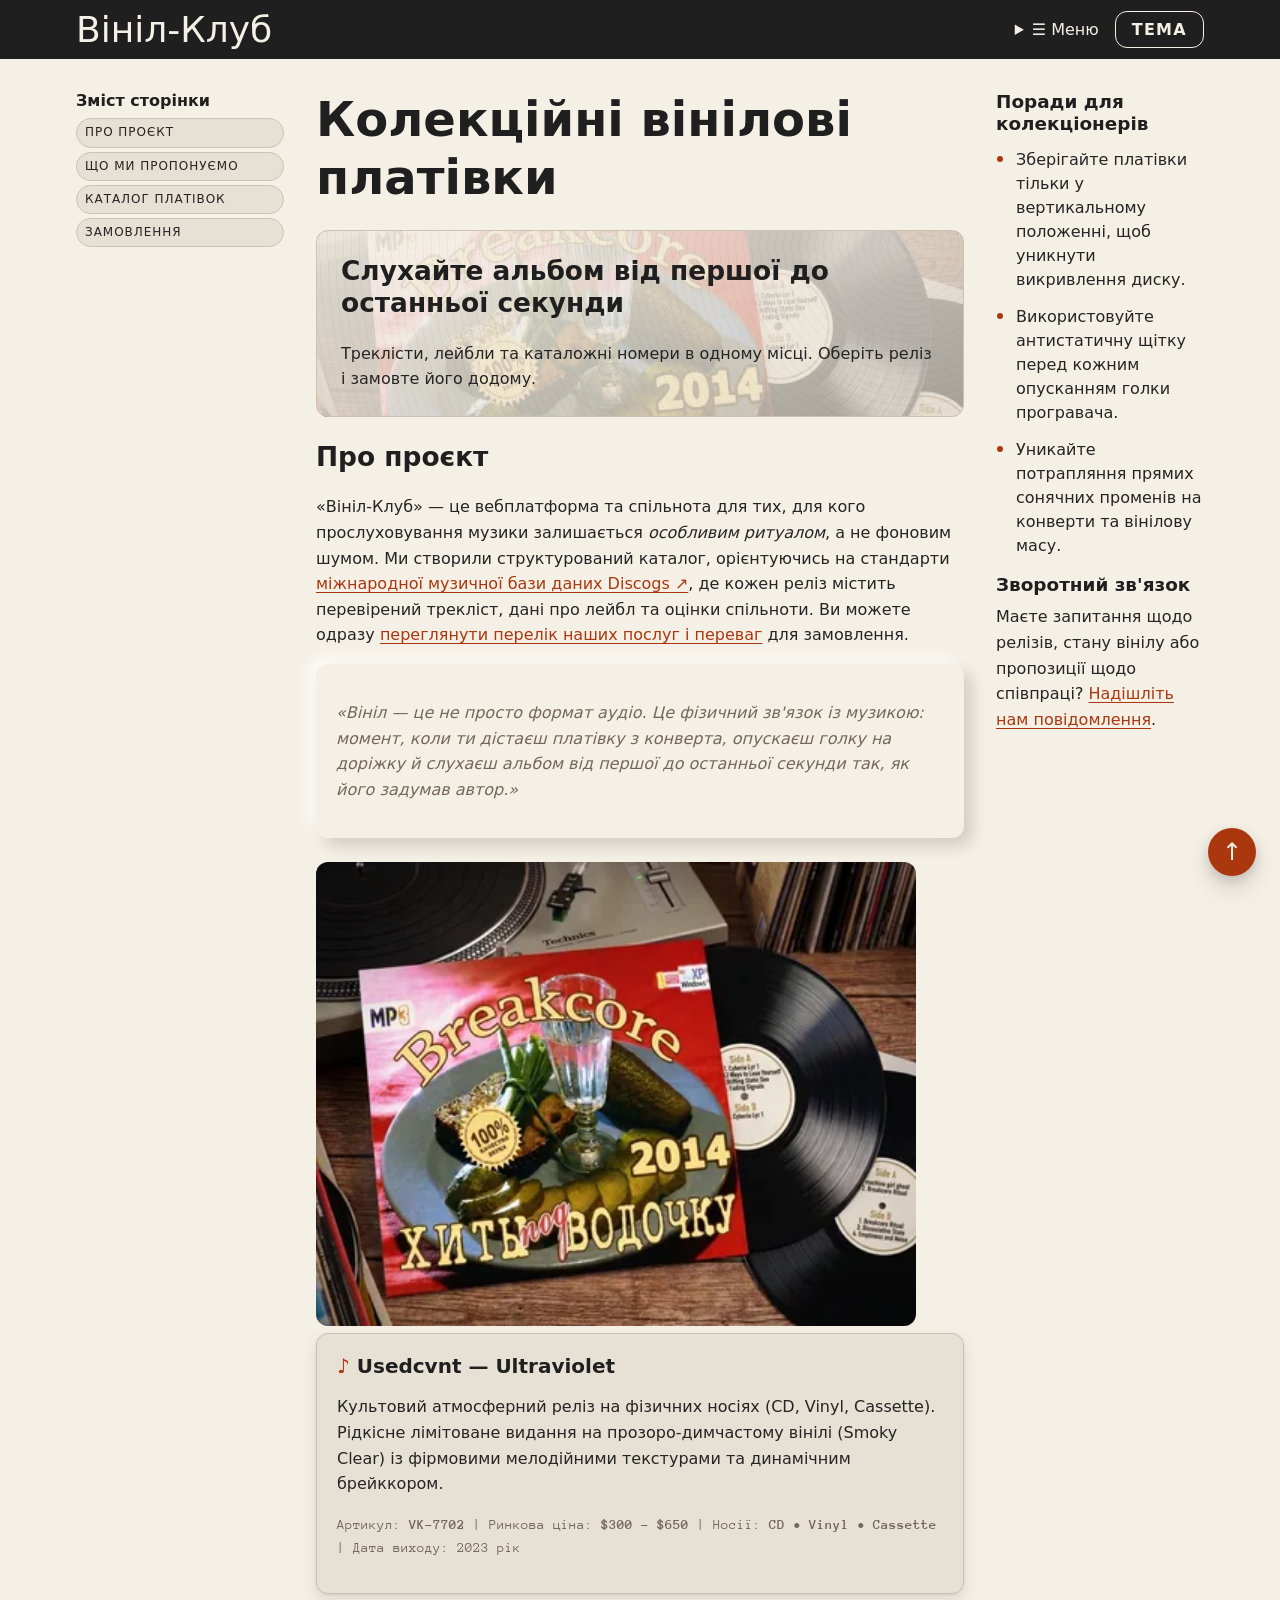
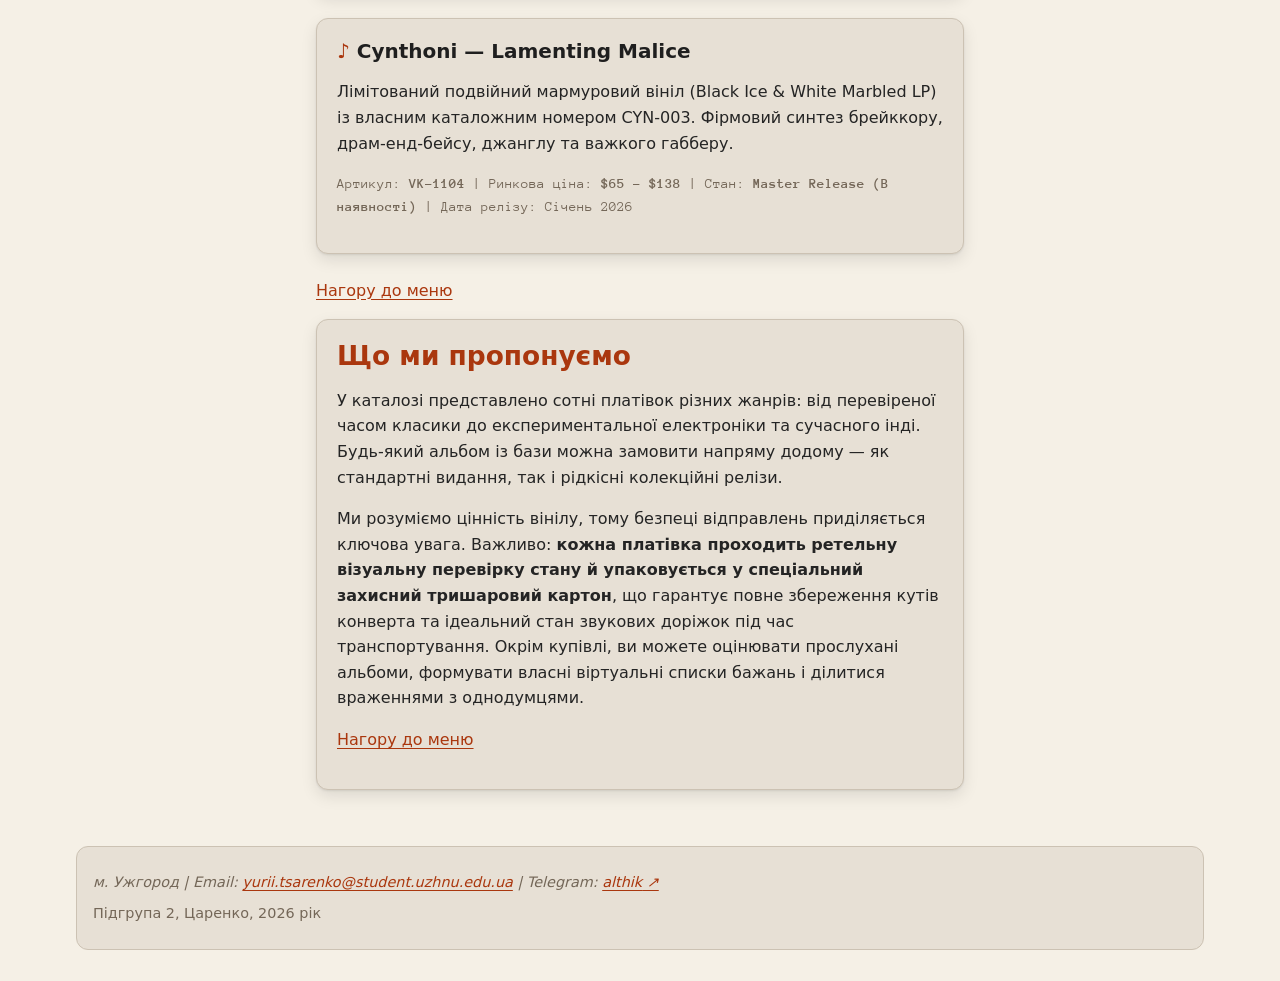
<file: index.html>
<!DOCTYPE html>
<!-- «Вініл-Клуб» — колекція музичних альбомів із треклістами, лейблами й оцінками слухачів. Сайт дає замовити платівку з каталогу. -->
<html lang="uk">

<head>
    <meta charset="UTF-8">
    <meta name="viewport" content="width=device-width, initial-scale=1">
    <title>Вініл-Клуб</title>
    <link rel="icon" type="image/png" href="images/favicon.png">
    <link rel="stylesheet" href="css/styles.css">
</head>

<body id="top" class="home-page">

    <!-- Шапка сторінки з єдиним головним меню -->
    <header>
        <a href="index.html" class="logo">Вініл-Клуб</a>
        <nav class="nav" aria-label="Головне меню">
            <details>
                <summary class="nav__toggle">☰ Меню</summary>
                <ul class="nav__list">
                    <li><a href="index.html" class="current" aria-current="page">Головна</a></li>
                    <li><a href="catalog.html">Каталог</a></li>
                    <li><a href="about.html">Про проєкт</a></li>
                    <li><a href="form.html">Замовлення</a></li>
                </ul>
            </details>
        </nav>
        <button type="button" class="theme-toggle" onclick="const root = document.documentElement; const prefersDark = window.matchMedia('(prefers-color-scheme: dark)').matches; const isDark = document.body.classList.contains('dark-theme') || (!root.classList.contains('light-theme') && prefersDark); document.body.classList.toggle('dark-theme', !isDark); root.classList.toggle('light-theme', isDark);">Тема</button>
    </header>

    <!-- Макет сторінки: Grid із зонами nav / main / side / foot (grid-template-areas у CSS) -->
    <div class="layout layout--home">

        <!-- Зона nav (grid-area: nav): зміст сторінки -->
        <nav class="page-nav layout__nav" aria-label="Навігація по сторінці">
            <h2>Зміст сторінки</h2>
            <ul>
                <li><a href="#about-section">Про проєкт</a></li>
                <li><a href="#offers">Що ми пропонуємо</a></li>
                <li><a href="catalog.html">Каталог платівок</a></li>
                <li><a href="form.html">Замовлення</a></li>
            </ul>
        </nav>

        <main class="layout__main">
            <h1>Колекційні вінілові платівки</h1>

            <section class="banner banner--glass">
                <h2>Слухайте альбом від першої до останньої секунди</h2>
                <p>Треклісти, лейбли та каталожні номери в одному місці. Оберіть реліз і замовте його додому.</p>
            </section>

            <!-- Перша секція: опис та картки релізів -->
            <section id="about-section">
                <h2>Про проєкт</h2>

                <p>«Вініл-Клуб» — це вебплатформа та спільнота для тих, для кого прослуховування музики залишається <em>особливим
                        ритуалом</em>, а не фоновим шумом. Ми створили структурований каталог, орієнтуючись на стандарти <a
                        href="https://www.discogs.com" target="_blank" rel="noopener noreferrer">міжнародної музичної бази даних
                        Discogs</a>, де кожен реліз містить перевірений трекліст, дані про лейбл та оцінки спільноти. Ви можете
                    одразу <a href="#offers">переглянути перелік наших послуг і переваг</a> для замовлення.</p>

                <blockquote class="neo">
                    <p>«Вініл — це не просто формат аудіо. Це фізичний зв'язок із музикою: момент, коли ти дістаєш платівку з
                        конверта, опускаєш голку на доріжку й слухаєш альбом від першої до останньої секунди так, як його задумав
                        автор.»</p>
                </blockquote>

                <picture>
                    <source type="image/webp"
                        srcset="images/breakcore-pod-vodochku-vinyl-400.webp 400w, images/breakcore-pod-vodochku-vinyl-800.webp 800w, images/breakcore-pod-vodochku-vinyl-1200.webp 1200w"
                        sizes="(min-width: 1024px) 600px, (min-width: 768px) 60vw, calc(100vw - 2rem)">
                    <img src="images/breakcore-pod-vodochku-vinyl-800.jpg"
                        srcset="images/breakcore-pod-vodochku-vinyl-400.jpg 400w, images/breakcore-pod-vodochku-vinyl-800.jpg 800w, images/breakcore-pod-vodochku-vinyl-1200.jpg 1200w"
                        sizes="(min-width: 1024px) 600px, (min-width: 768px) 60vw, calc(100vw - 2rem)"
                        alt="Колекційне видання вінілової платівки та конверт альбому біля програвача"
                        width="600" height="450">
                </picture>

               <!-- Картка товару 1: Usedcvnt -->
                <article>
                    <header>
                        <h3>Usedcvnt — Ultraviolet</h3>
                    </header>
                    <p>Культовий атмосферний реліз на фізичних носіях (CD, Vinyl, Cassette). Рідкісне лімітоване видання на прозоро-димчастому вінілі (Smoky Clear) із фірмовими мелодійними текстурами та динамічним брейккором.</p>
                    <footer>
                        <p>Артикул: <strong>VK-7702</strong> | Ринкова ціна: <strong>$300 – $650</strong> | Носії: <strong>CD • Vinyl • Cassette</strong> | Дата виходу: <time datetime="2023">2023 рік</time></p>
                    </footer>
                </article>

                <!-- Картка товару 2: Cynthoni -->
                <article>
                    <header>
                        <h3>Cynthoni — Lamenting Malice</h3>
                    </header>
                    <p>Лімітований подвійний мармуровий вініл (Black Ice &amp; White Marbled LP) із власним каталожним номером CYN-003. Фірмовий синтез брейккору, драм-енд-бейсу, джанглу та важкого габберу.</p>
                    <footer>
                        <p>Артикул: <strong>VK-1104</strong> | Ринкова ціна: <strong>$65 – $138</strong> | Стан: <strong>Master Release (В наявності)</strong> | Дата релізу: <time datetime="2026-01">Січень 2026</time></p>
                    </footer>
                </article>

                <p><a href="#top">Нагору до меню</a></p>
            </section>

            <!-- Друга секція: особливості замовлення -->
            <section id="offers" class="card">
                <h2>Що ми пропонуємо</h2>

                <p>У каталозі представлено сотні платівок різних жанрів: від перевіреної часом класики до експериментальної
                    електроніки та сучасного інді. Будь-який альбом із бази можна замовити напряму додому — як стандартні видання,
                    так і рідкісні колекційні релізи.</p>
                <p>Ми розуміємо цінність вінілу, тому безпеці відправлень приділяється ключова увага. Важливо: <strong>кожна
                        платівка проходить ретельну візуальну перевірку стану й упаковується у спеціальний захисний тришаровий
                        картон</strong>, що гарантує повне збереження кутів конверта та ідеальний стан звукових доріжок під час
                    транспортування. Окрім купівлі, ви можете оцінювати прослухані альбоми, формувати власні віртуальні списки
                    бажань і ділитися враженнями з однодумцями.</p>
                <p><a href="#top">Нагору до меню</a></p>
            </section>
        </main>

        <!-- Зона side (grid-area: side): поради колекціонерам і зворотний зв'язок -->
        <aside class="layout__aside">
            <div class="layout__aside-content">
                <section>
                    <h2>Поради для колекціонерів</h2>
                    <ul>
                        <li>Зберігайте платівки тільки у вертикальному положенні, щоб уникнути викривлення диску.</li>
                        <li>Використовуйте антистатичну щітку перед кожним опусканням голки програвача.</li>
                        <li>Уникайте потрапляння прямих сонячних променів на конверти та вінілову масу.</li>
                    </ul>
                </section>

                <section>
                    <h2>Зворотний зв'язок</h2>
                    <p>Маєте запитання щодо релізів, стану вінілу або пропозиції щодо співпраці?
                    <a href="form.html#feedback-section">Надішліть нам повідомлення</a>.</p>
                </section>
            </div>
        </aside>


        <footer class="layout__footer">
            <address>
                м. Ужгород | Email: <a href="mailto:yurii.tsarenko@student.uzhnu.edu.ua">yurii.tsarenko@student.uzhnu.edu.ua</a> | Telegram: <a href="https://t.me/althik">althik</a>
            </address>
            <p>Підгрупа 2, Царенко, 2026 рік</p>
        </footer>

    </div>

    <a class="to-top" href="#top" aria-label="Нагору">↑</a>


</body>

</html>
</file>
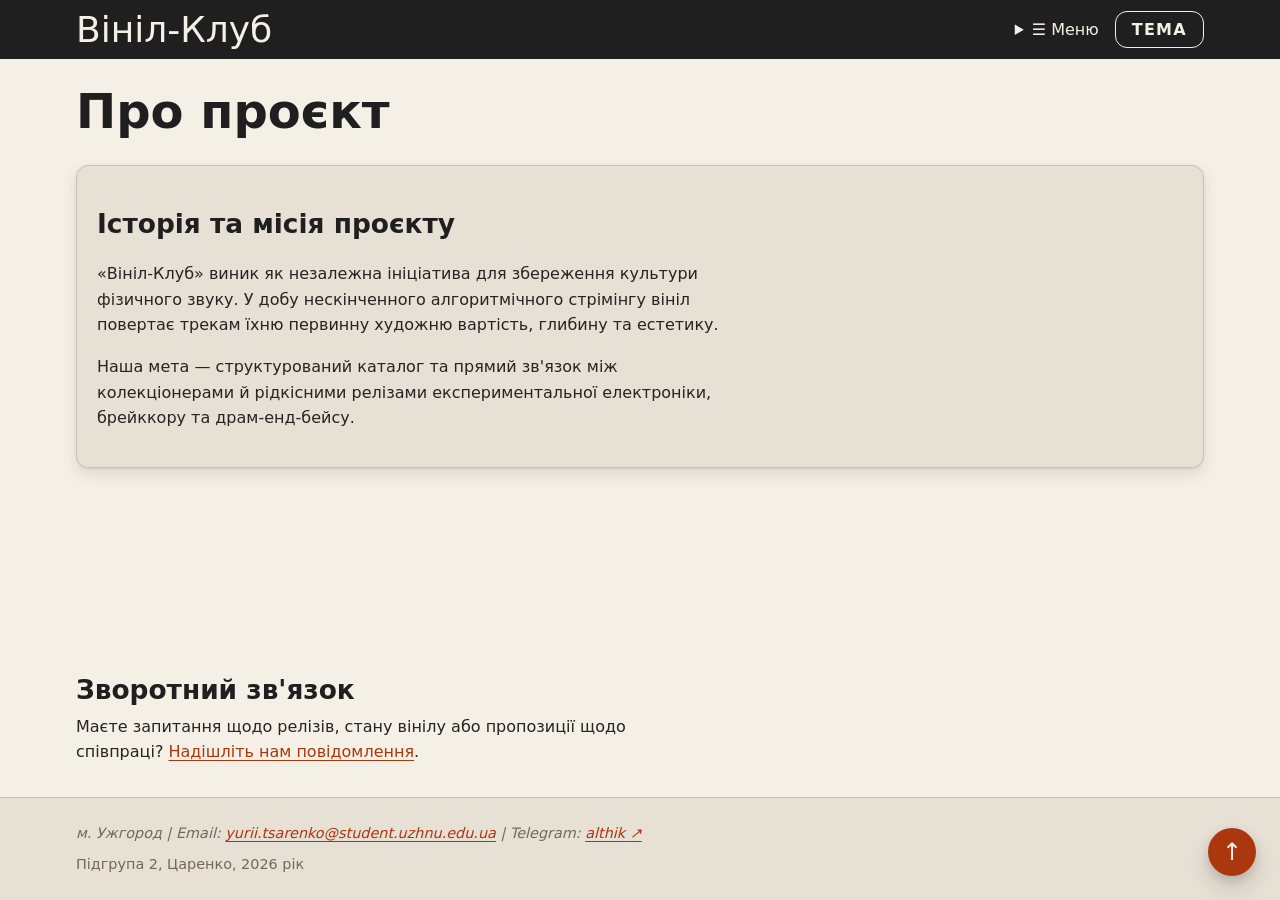
<file: about.html>
<!DOCTYPE html>
<html lang="uk">

<head>
    <meta charset="UTF-8">
    <meta name="viewport" content="width=device-width, initial-scale=1">
    <title>Про проєкт — Вініл-Клуб</title>
    <link rel="icon" type="image/png" href="images/favicon.png">
    <link rel="stylesheet" href="css/styles.css">
</head>

<body id="top">

    <header>
        <a href="index.html" class="logo">Вініл-Клуб</a>
        <nav class="nav" aria-label="Головне меню">
            <details>
                <summary class="nav__toggle">☰ Меню</summary>
                <ul class="nav__list">
                    <li><a href="index.html">Головна</a></li>
                    <li><a href="catalog.html">Каталог</a></li>
                    <li><a href="about.html" class="current" aria-current="page">Про проєкт</a></li>
                    <li><a href="form.html">Замовлення</a></li>
                </ul>
            </details>
        </nav>
        <button type="button" class="theme-toggle" onclick="const root = document.documentElement; const prefersDark = window.matchMedia('(prefers-color-scheme: dark)').matches; const isDark = document.body.classList.contains('dark-theme') || (!root.classList.contains('light-theme') && prefersDark); document.body.classList.toggle('dark-theme', !isDark); root.classList.toggle('light-theme', isDark);">Тема</button>
    </header>

    <main>
        <h1>Про проєкт</h1>
        <article>
            <h2>Історія та місія проєкту</h2>
            <p>«Вініл-Клуб» виник як незалежна ініціатива для збереження культури фізичного звуку. У добу нескінченного алгоритмічного стрімінгу вініл повертає трекам їхню первинну художню вартість, глибину та естетику.</p>
            <p>Наша мета — структурований каталог та прямий зв'язок між колекціонерами й рідкісними релізами експериментальної електроніки, брейккору та драм-енд-бейсу.</p>
        </article>
    </main>

    <!-- Блок зворотного зв'язку -->
    <aside>
        <h2>Зворотний зв'язок</h2>
        <p>Маєте запитання щодо релізів, стану вінілу або пропозиції щодо співпраці?
        <a href="form.html#feedback-section">Надішліть нам повідомлення</a>.</p>
    </aside>

    <footer>
        <address>
            м. Ужгород | Email: <a href="mailto:yurii.tsarenko@student.uzhnu.edu.ua">yurii.tsarenko@student.uzhnu.edu.ua</a> | Telegram: <a href="https://t.me/althik">althik</a>
        </address>
        <p>Підгрупа 2, Царенко, 2026 рік</p>
    </footer>

    <a class="to-top" href="#top" aria-label="Нагору">↑</a>

</body>

</html>
</file>
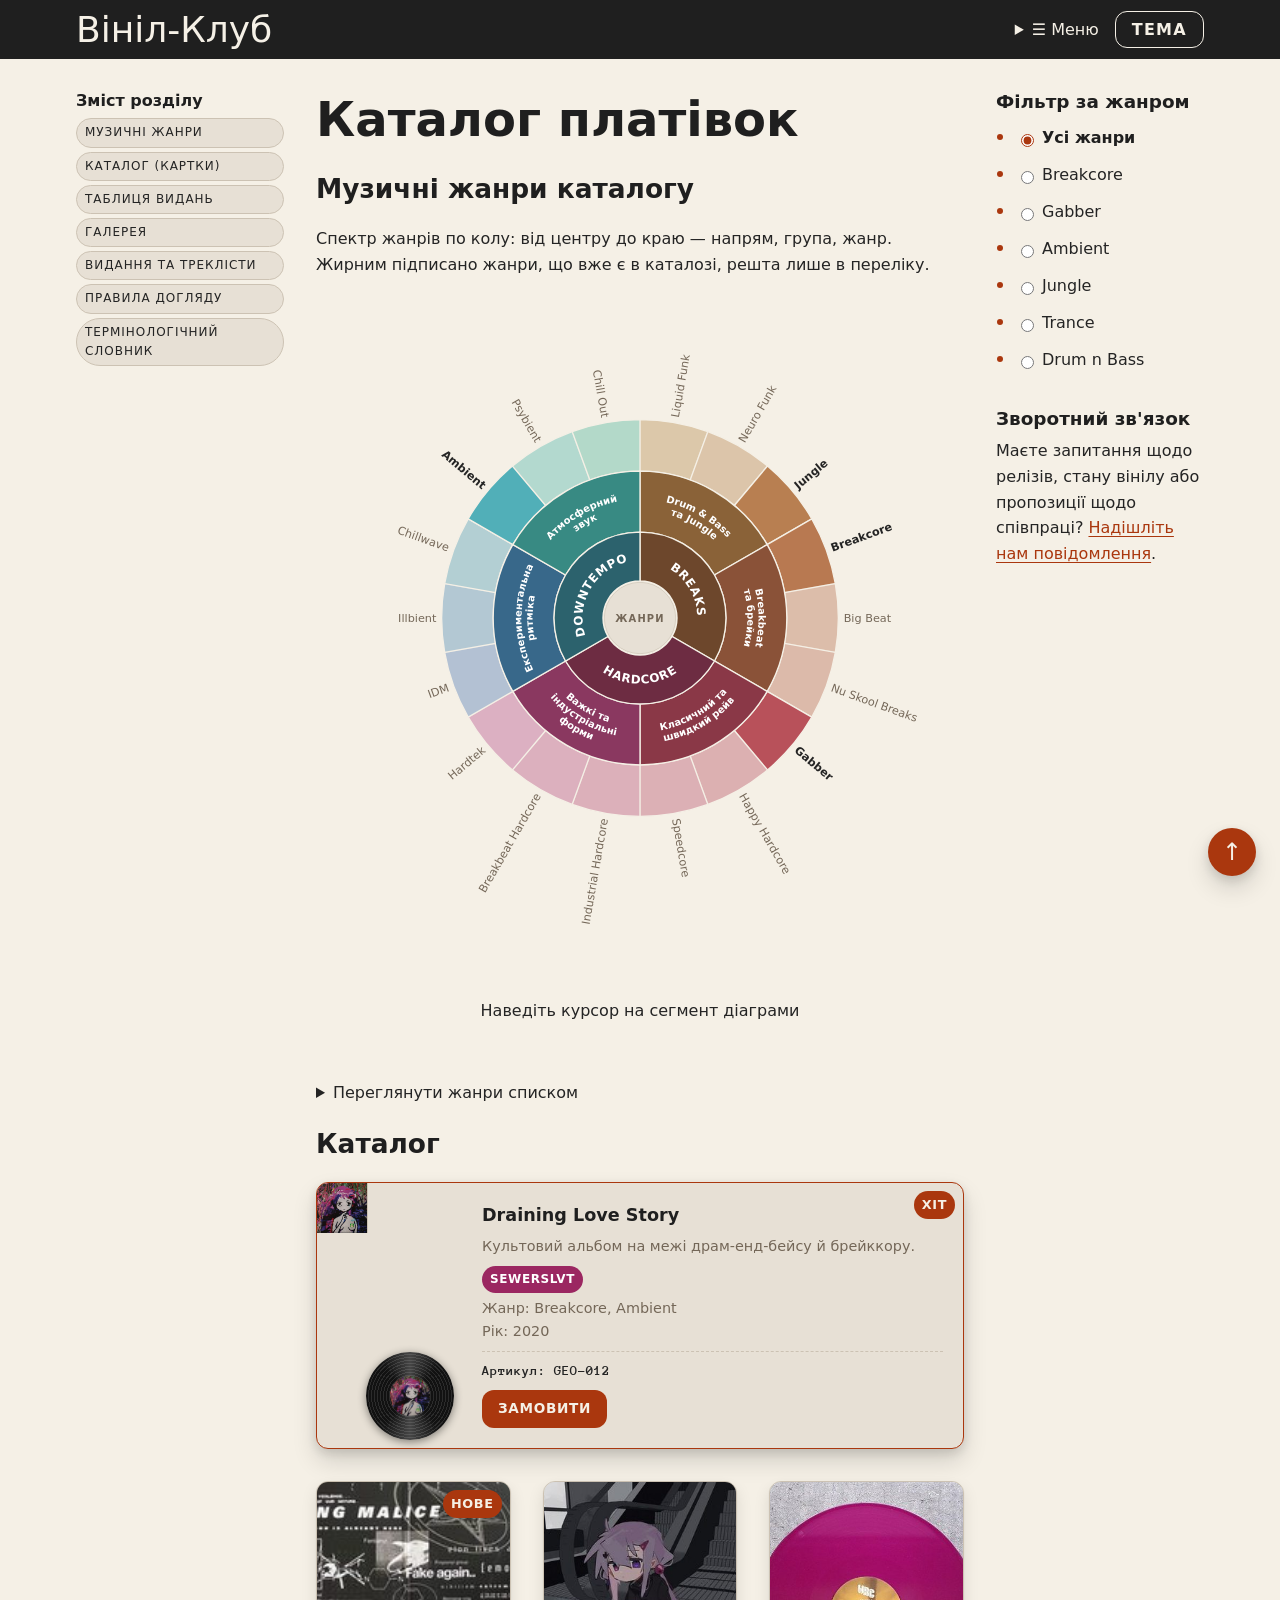
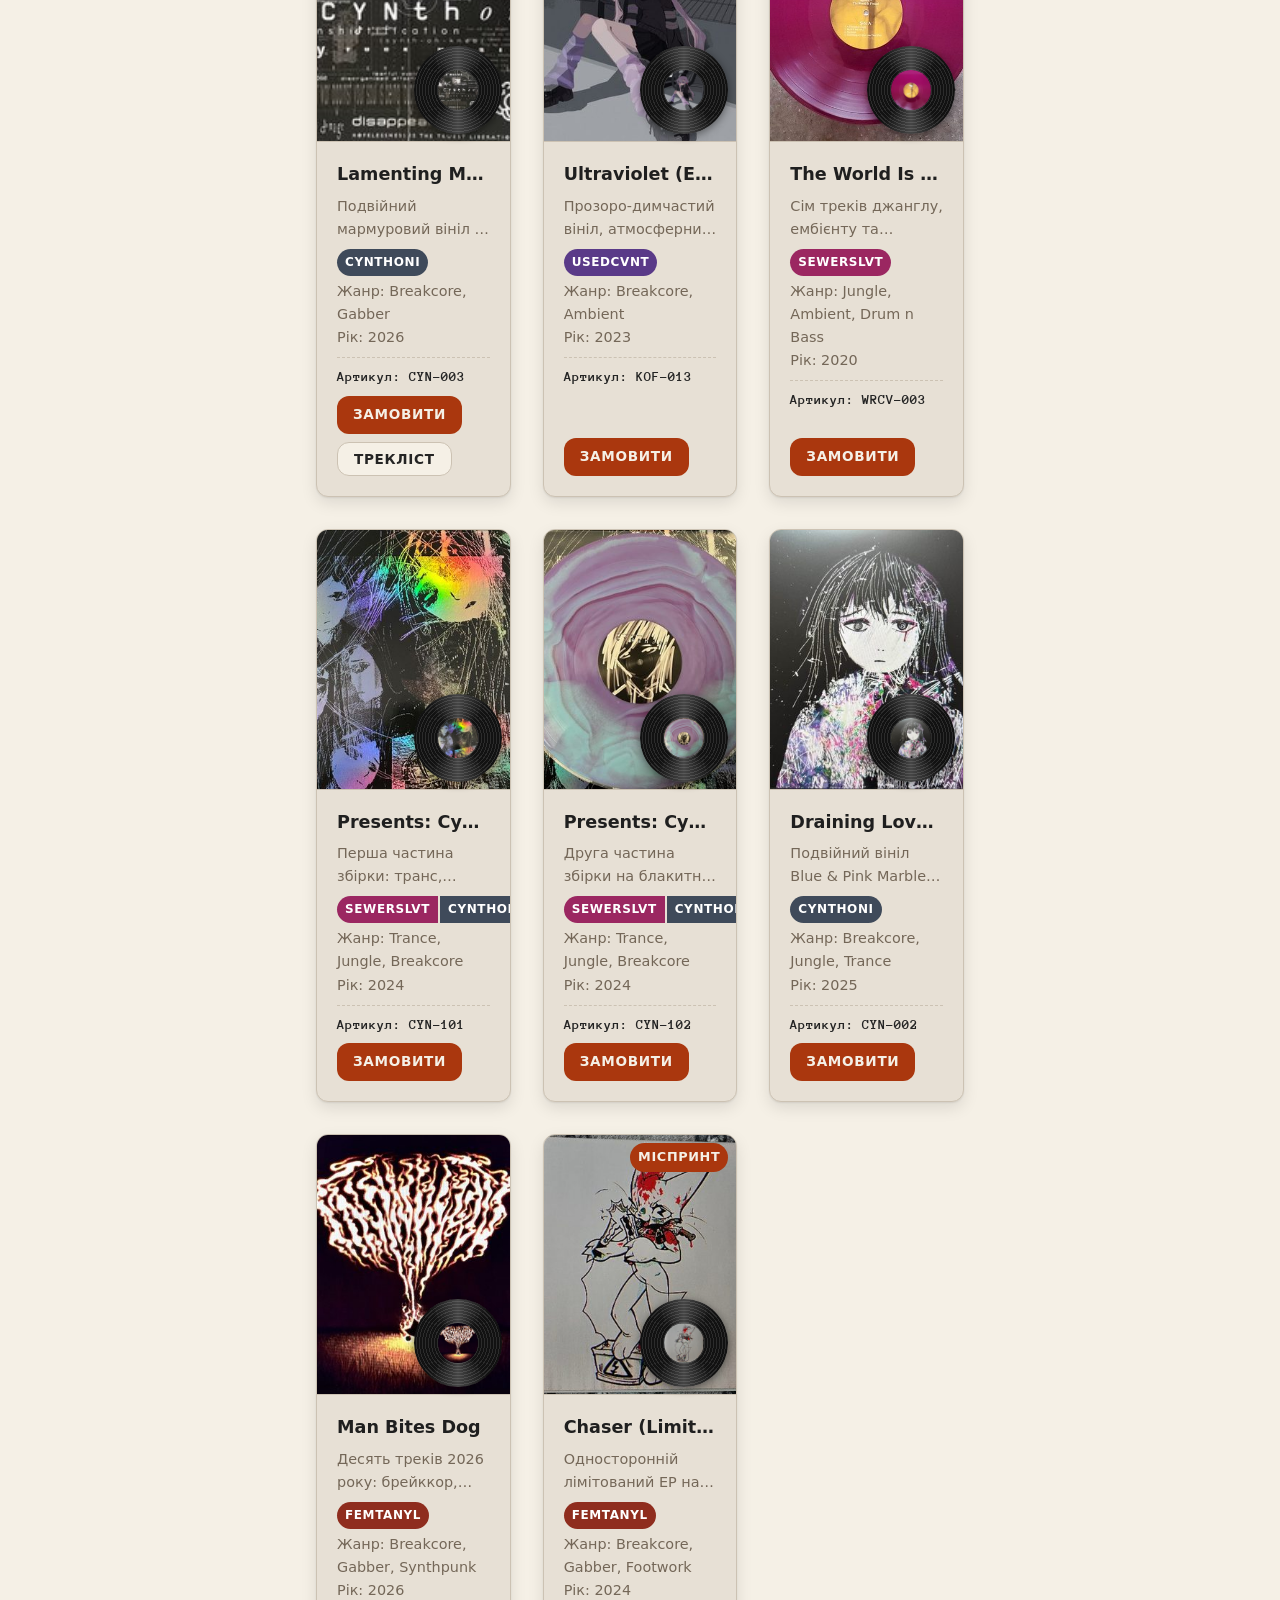
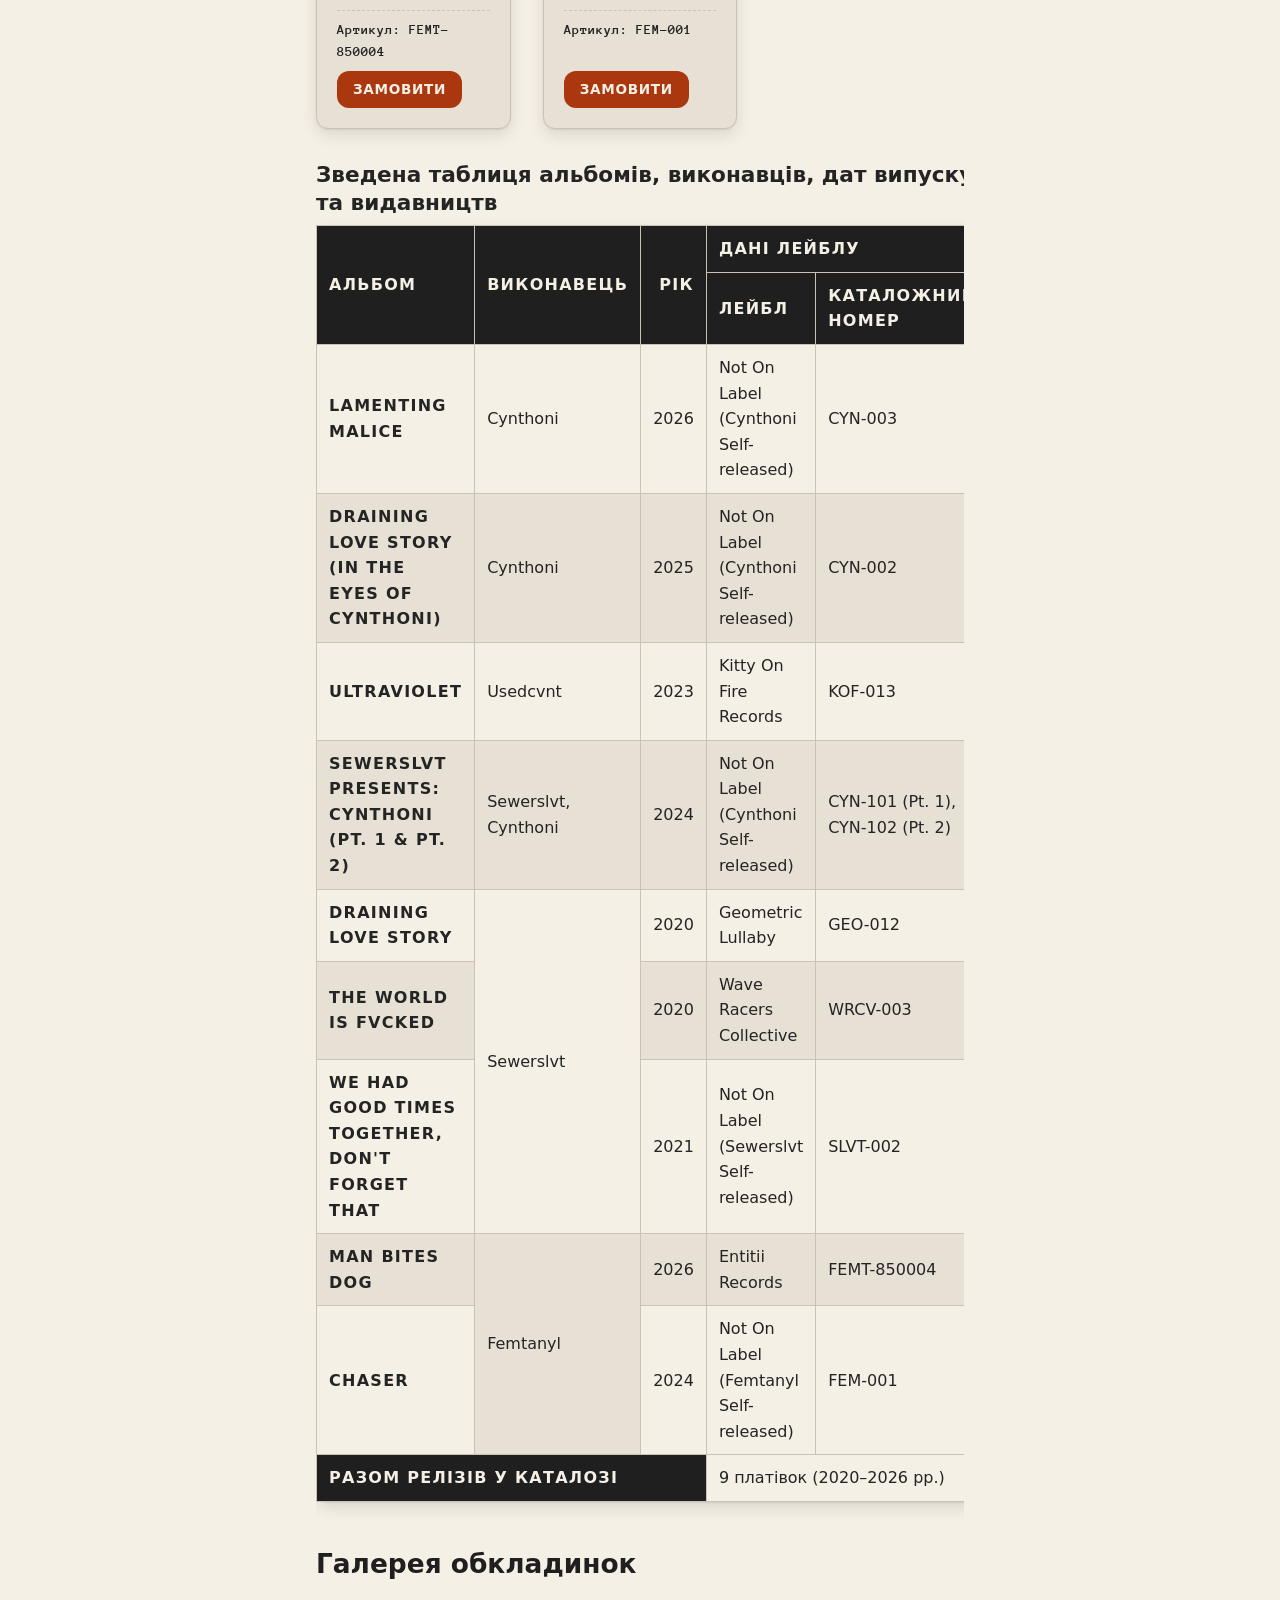
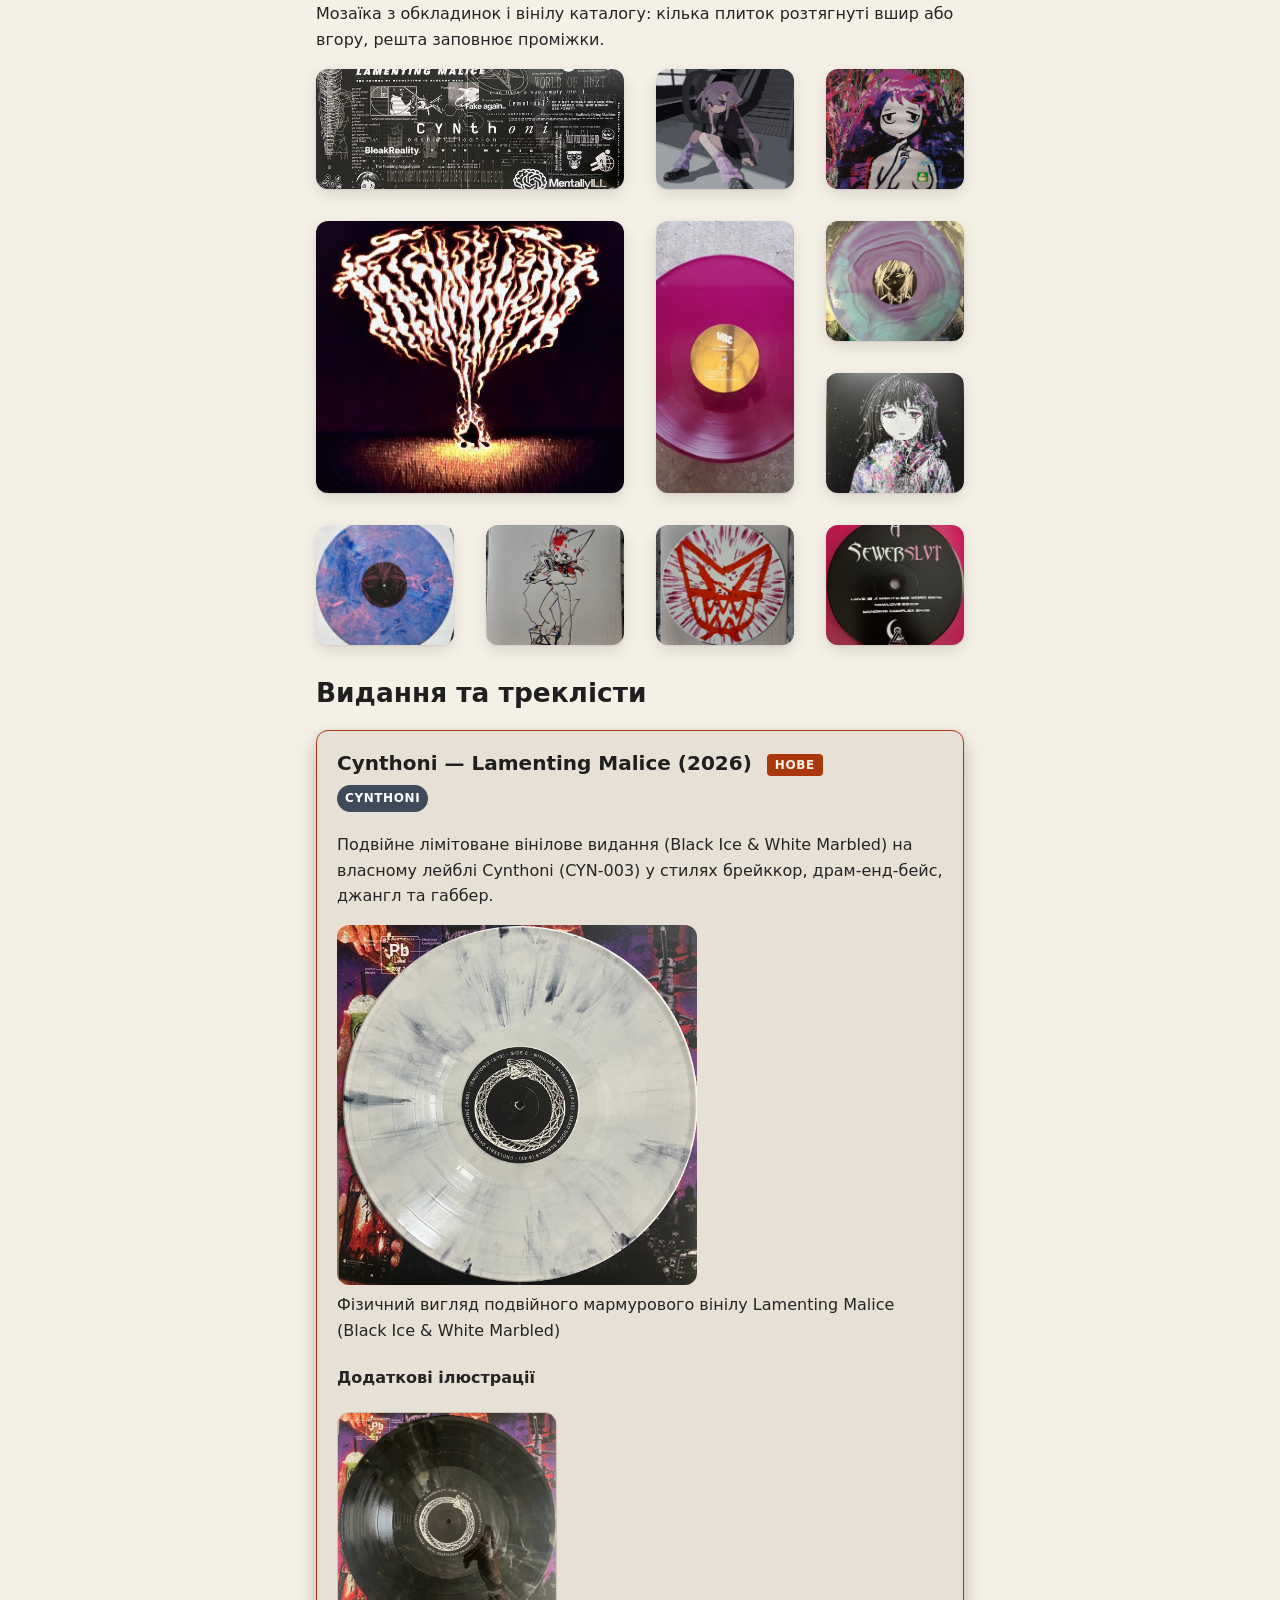
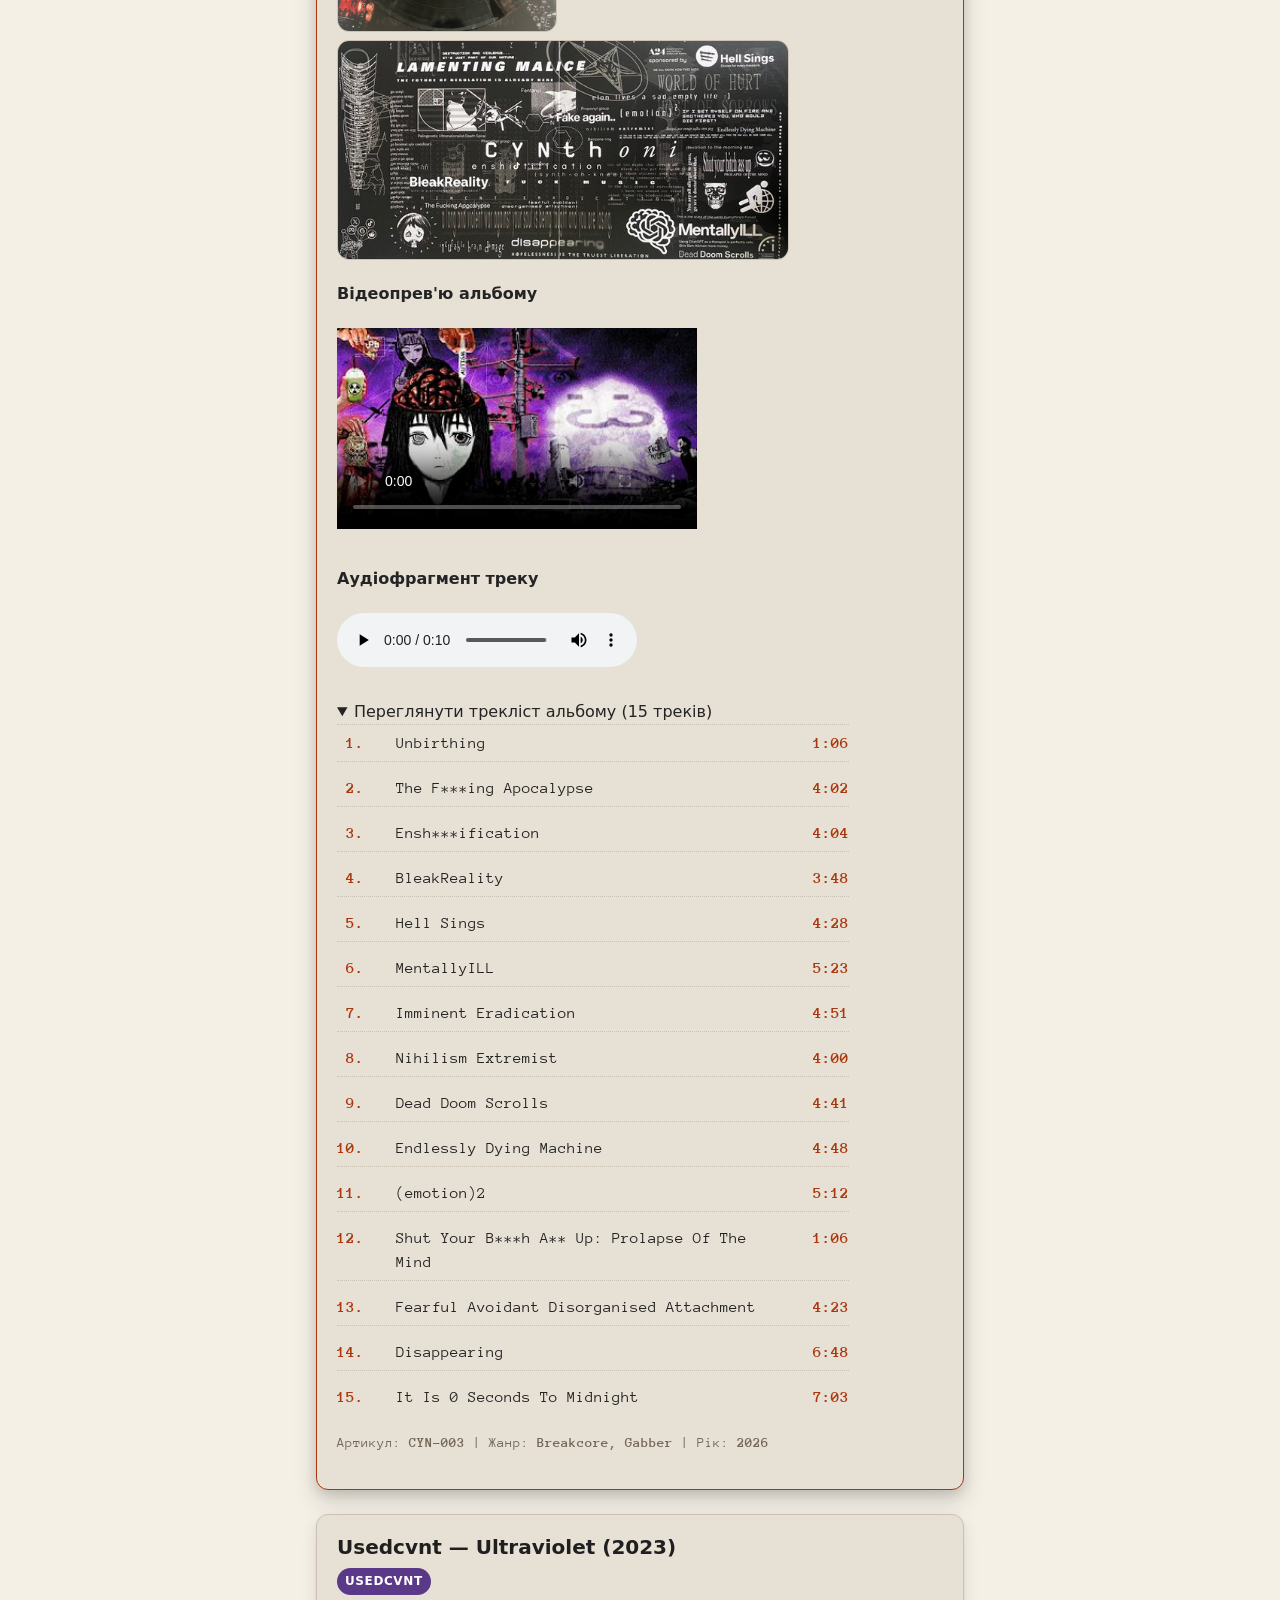
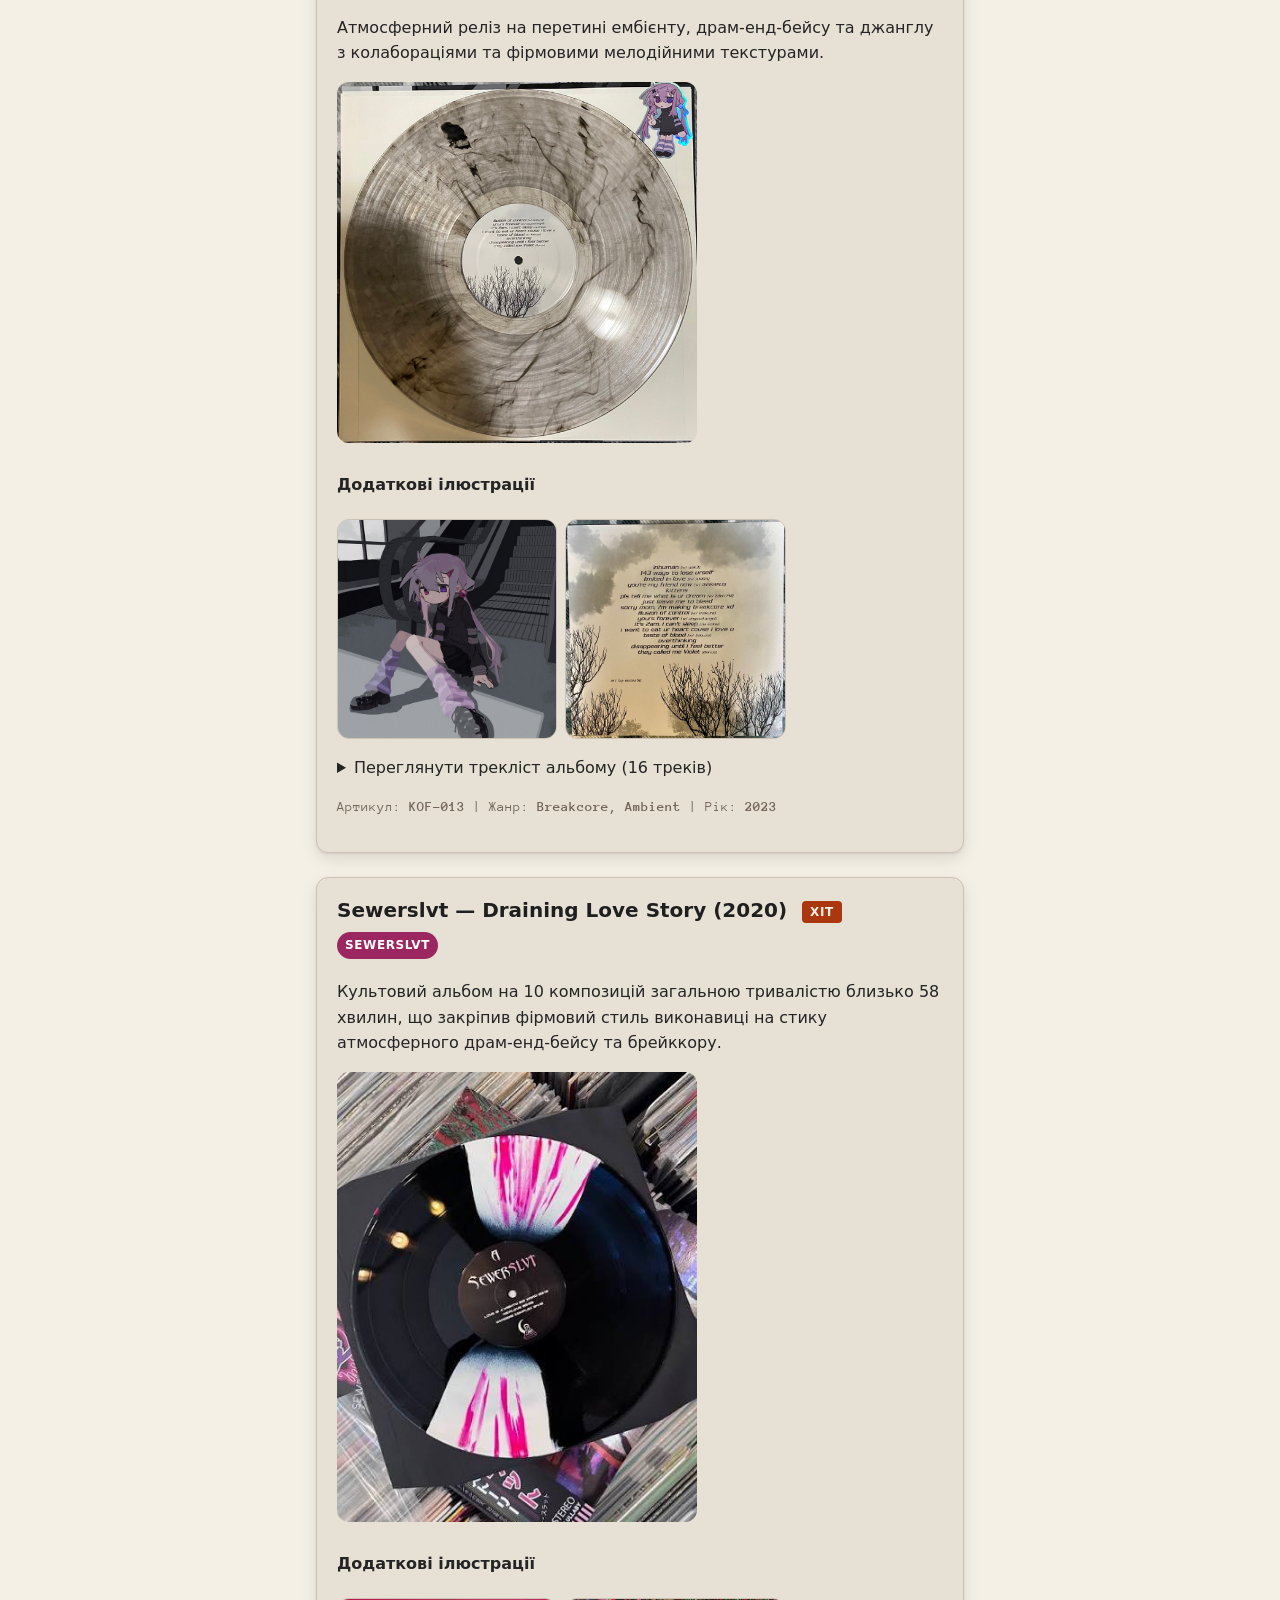
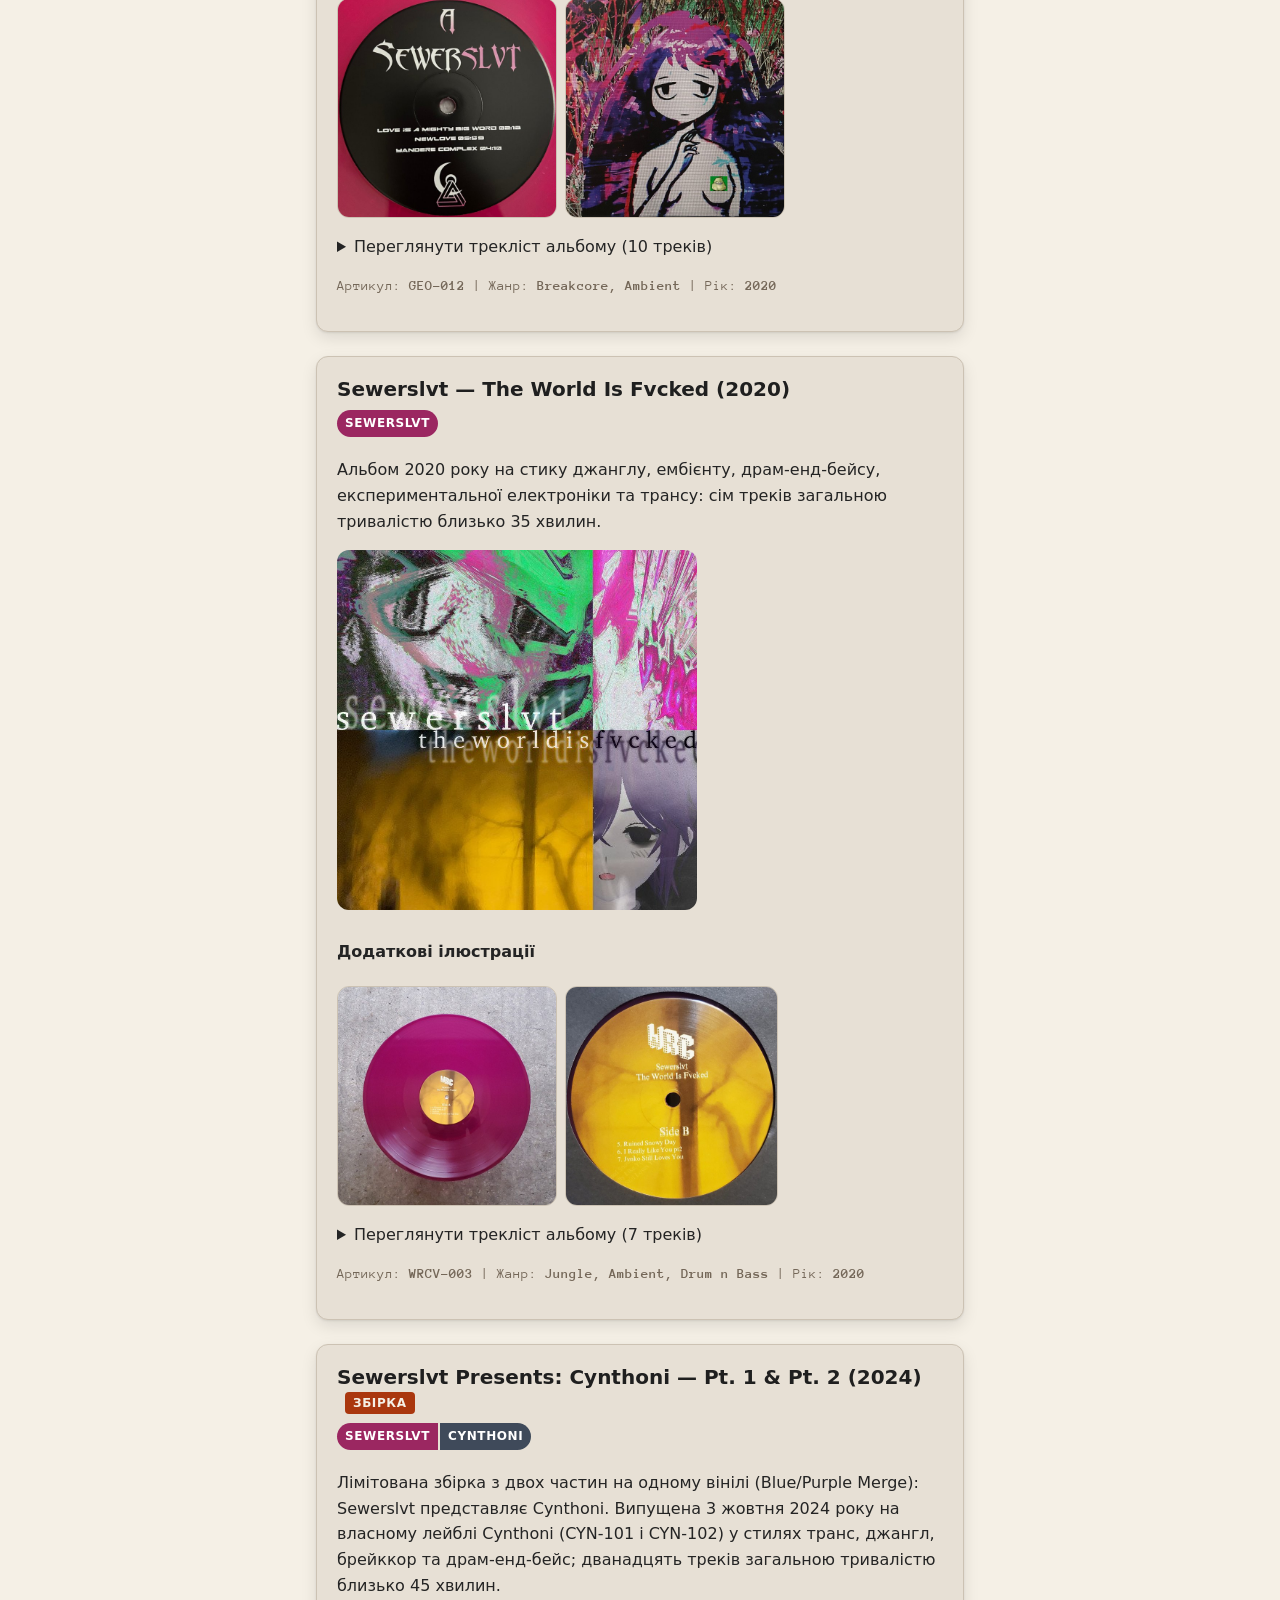
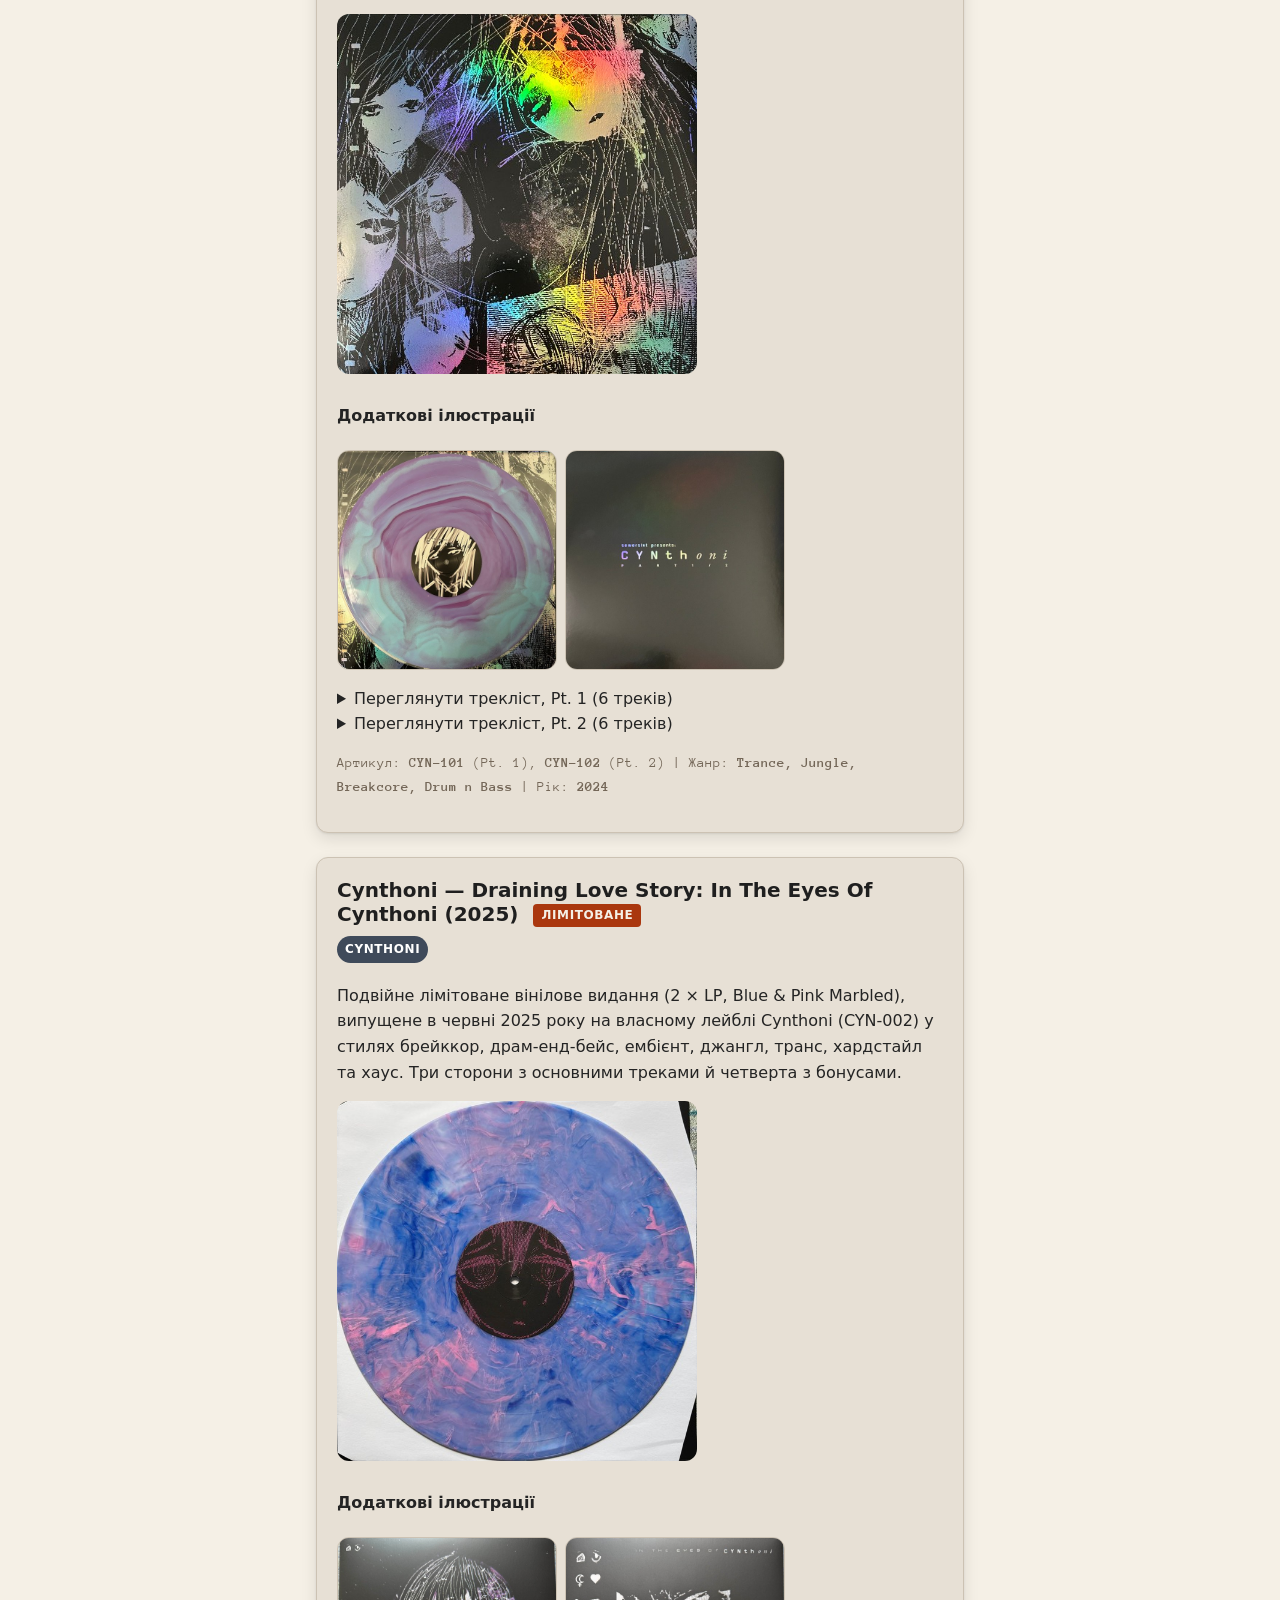
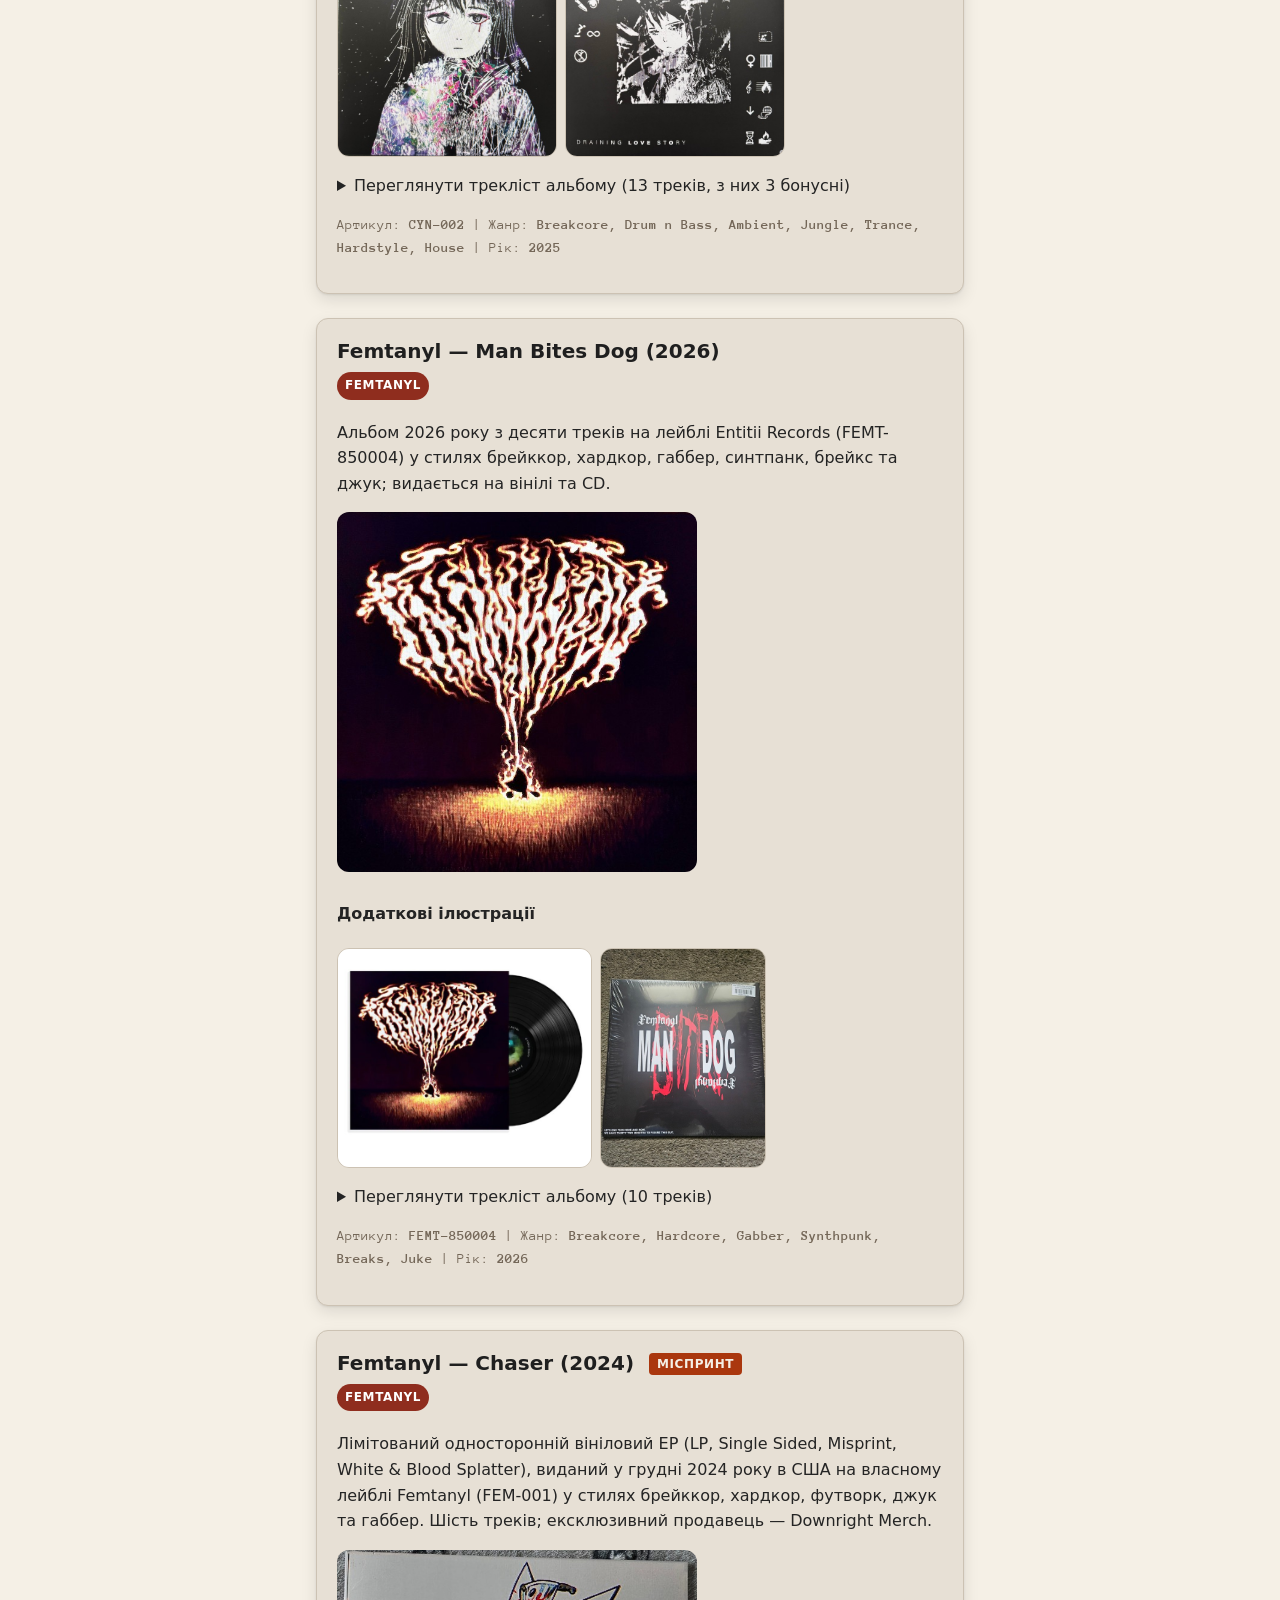
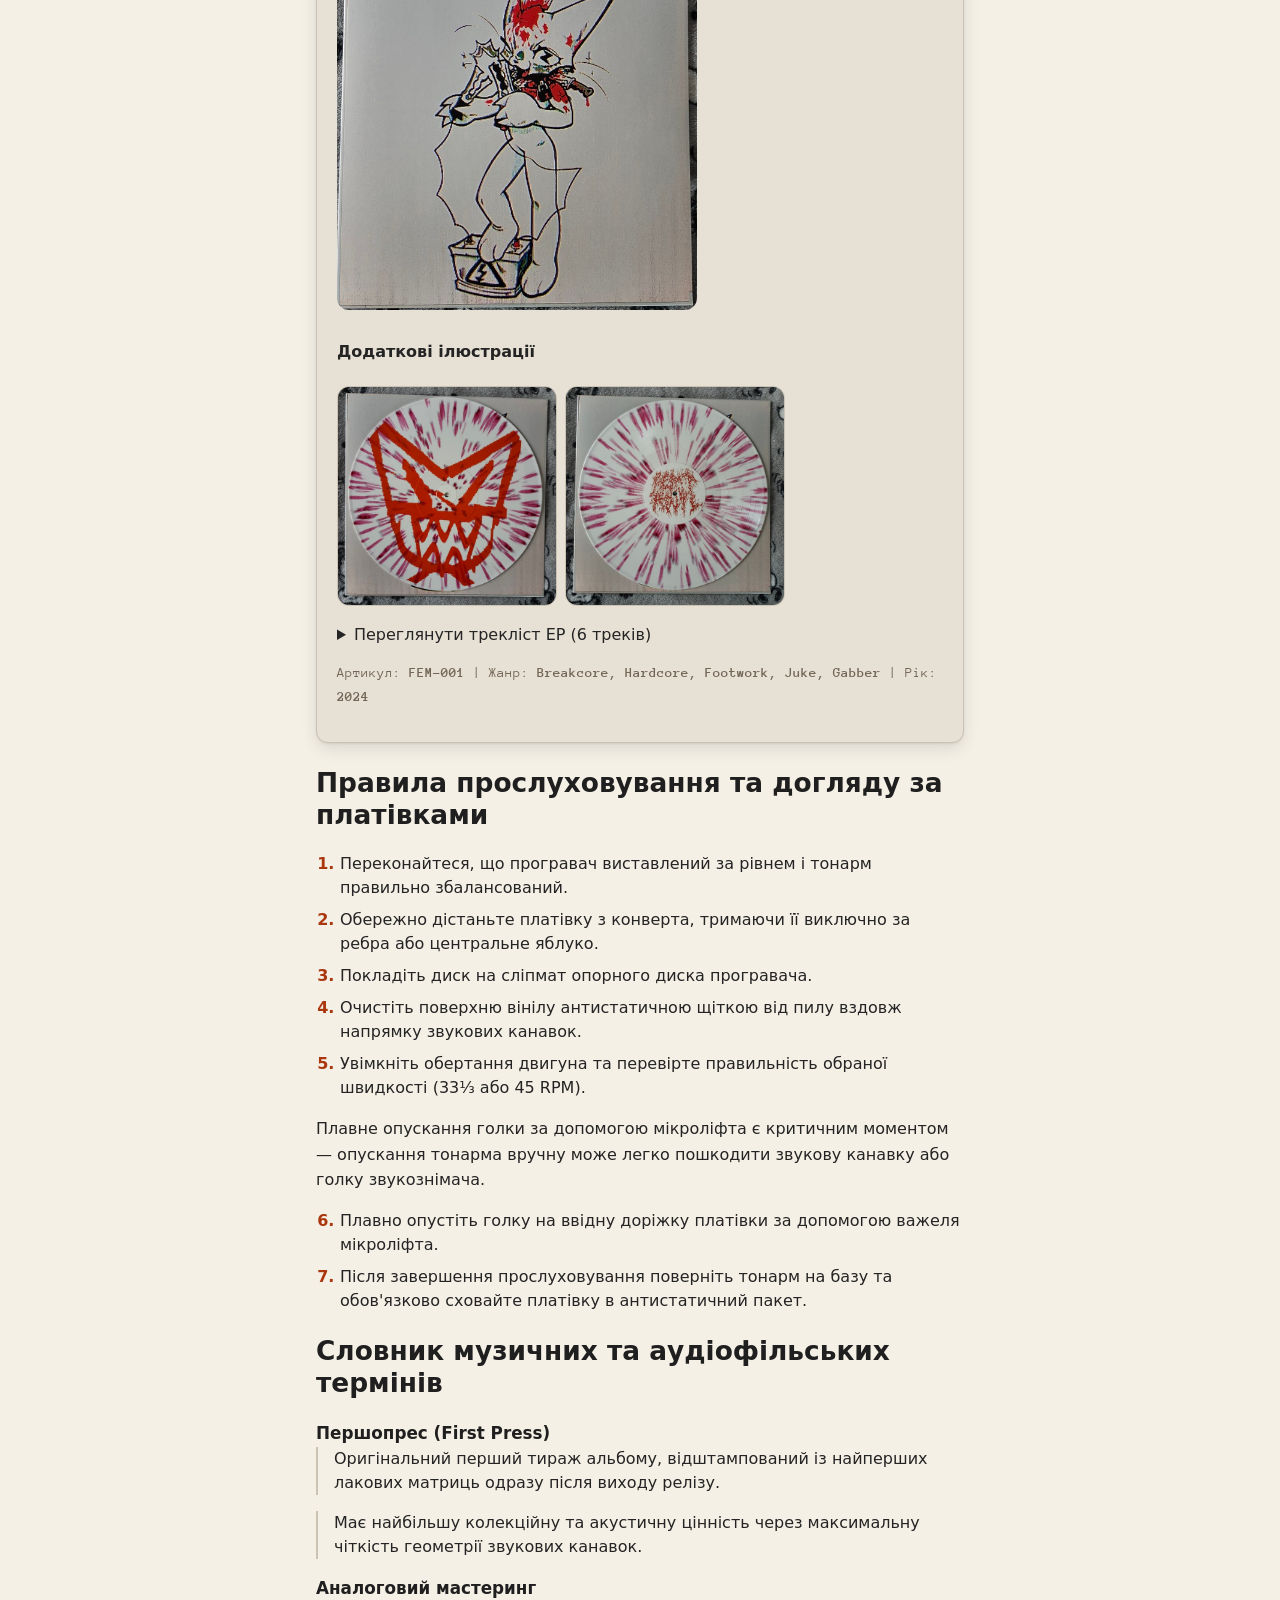
<file: catalog.html>
<!DOCTYPE html>
<!-- «Вініл-Клуб» — Сторінка «Альбоми»: жанри, таблиця видань за лейблами та детальні треклісти. -->
<html lang="uk">

<head>
    <meta charset="UTF-8">
    <meta name="viewport" content="width=device-width, initial-scale=1">
    <title>Каталог — Вініл-Клуб</title>
    <link rel="icon" type="image/png" href="images/favicon.png">
    <link rel="stylesheet" href="css/styles.css">
</head>

<body id="top">

    <!-- Шапка сайту -->
    <header>
        <a href="index.html" class="logo">Вініл-Клуб</a>
        <nav class="nav" aria-label="Головне меню">
            <details>
                <summary class="nav__toggle">☰ Меню</summary>
                <ul class="nav__list">
                    <li><a href="index.html">Головна</a></li>
                    <li><a href="catalog.html" class="current" aria-current="page">Каталог</a></li>
                    <li><a href="about.html">Про проєкт</a></li>
                    <li><a href="form.html">Замовлення</a></li>
                </ul>
            </details>
        </nav>
        <button type="button" class="theme-toggle" onclick="const root = document.documentElement; const prefersDark = window.matchMedia('(prefers-color-scheme: dark)').matches; const isDark = document.body.classList.contains('dark-theme') || (!root.classList.contains('light-theme') && prefersDark); document.body.classList.toggle('dark-theme', !isDark); root.classList.toggle('light-theme', isDark);">Тема</button>
    </header>

    <!-- Макет сторінки: Grid із зонами nav / main / side / foot (grid-template-areas у CSS) -->
    <div class="layout">

        <!-- Зона nav (grid-area: nav): зміст розділу -->
        <nav class="page-nav layout__nav" aria-label="Навігація по сторінці">
            <h2>Зміст розділу</h2>
            <ul>
                <li><a href="#genres">Музичні жанри</a></li>
                <li><a href="#catalog-cards">Каталог (картки)</a></li>
                <li><a href="#albums-table">Таблиця видань</a></li>
                <li><a href="#gallery">Галерея</a></li>
                <li><a href="#tracklists">Видання та треклісти</a></li>
                <li><a href="#vinyl-care">Правила догляду</a></li>
                <li><a href="#glossary">Термінологічний словник</a></li>
            </ul>
        </nav>

        <main class="layout__main">
            <h1>Каталог платівок</h1>

            <!-- Секція 1: Список жанрів (багаторівневий маркований список) -->
            <section id="genres">
                <h2>Музичні жанри каталогу</h2>
                <p>Спектр жанрів по колу: від центру до краю — напрям, група, жанр. Жирним підписано жанри, що вже є в каталозі, решта лише в переліку.</p>

                <div class="sunburst-wrap">
                    <svg class="sunburst" viewBox="0 0 980 980" role="img" aria-labelledby="sb-title sb-desc">
                        <title id="sb-title">Спектр музичних жанрів каталогу</title>
                        <desc id="sb-desc">Кругова діаграма: у центрі три напрями (Breaks, Hardcore, Downtempo), далі групи жанрів і самі жанри по краю кола. Те саме є списком нижче.</desc>
                        <defs><path id="sb-arc-0-0" d="M496.3,310.9A179.2,179.2 0 0 1 642.0,395.0"/><path id="sb-arc-0-1" d="M495.7,327.8A162.2,162.2 0 0 1 627.6,404.0"/><path id="sb-arc-1-0" d="M648.3,405.8A179.2,179.2 0 0 1 648.3,574.2"/><path id="sb-arc-1-1" d="M633.3,413.8A162.2,162.2 0 0 1 633.3,566.2"/><path id="sb-arc-main-0" d="M494.5,403.4A86.7,86.7 0 0 1 567.3,529.4"/><path id="sb-arc-2-0" d="M496.0,662.6A172.8,172.8 0 0 0 636.5,581.5"/><path id="sb-arc-2-1" d="M496.6,679.6A189.8,189.8 0 0 0 650.9,590.6"/><path id="sb-arc-3-0" d="M350.7,577.0A164.2,164.2 0 0 0 484.3,654.1"/><path id="sb-arc-3-1" d="M336.3,586.0A181.2,181.2 0 0 0 483.7,671.1"/><path id="sb-arc-3-2" d="M321.9,595.1A198.2,198.2 0 0 0 483.1,688.1"/><path id="sb-arc-main-1" d="M406.7,544.1A99.3,99.3 0 0 0 573.3,544.1"/><path id="sb-arc-4-0" d="M331.7,574.2A179.2,179.2 0 0 1 331.7,405.8"/><path id="sb-arc-4-1" d="M346.7,566.2A162.2,162.2 0 0 1 346.7,413.8"/><path id="sb-arc-5-0" d="M338.0,395.0A179.2,179.2 0 0 1 483.7,310.9"/><path id="sb-arc-5-1" d="M352.4,404.0A162.2,162.2 0 0 1 484.3,327.8"/><path id="sb-arc-main-2" d="M412.7,529.4A86.7,86.7 0 0 1 485.5,403.4"/></defs>

    <g id="sb-3-0" class="sb-seg sb-off"><path d="M490.0,190.0A300,300 0 0 1 592.6,208.1L565.9,281.4A222,222 0 0 0 490.0,268.0Z" fill="hsl(35,42%,52%)"/><title>Breaks → Drum & Bass та Jungle → Liquid Funk</title><text class="sb-l3" transform="translate(543.5,186.7) rotate(-80.0)" text-anchor="start" dominant-baseline="central">Liquid Funk</text></g>                    <g id="sb-3-1" class="sb-seg sb-off"><path d="M592.6,208.1A300,300 0 0 1 682.8,260.2L632.7,319.9A222,222 0 0 0 565.9,281.4Z" fill="hsl(31,42%,52%)"/><title>Breaks → Drum & Bass та Jungle → Neuro Funk</title><text class="sb-l3" transform="translate(644.0,223.3) rotate(-60.0)" text-anchor="start" dominant-baseline="central">Neuro Funk</text></g>                    <g id="sb-3-2" class="sb-seg"><path d="M682.8,260.2A300,300 0 0 1 749.8,340.0L682.3,379.0A222,222 0 0 0 632.7,319.9Z" fill="hsl(27,42%,52%)"/><title>Breaks → Drum & Bass та Jungle → Jungle</title><text class="sb-l3 sb-has" transform="translate(725.9,292.0) rotate(-40.0)" text-anchor="start" dominant-baseline="central">Jungle</text></g>                    <g id="sb-3-3" class="sb-seg"><path d="M749.8,340.0A300,300 0 0 1 785.4,437.9L708.6,451.5A222,222 0 0 0 682.3,379.0Z" fill="hsl(23,42%,52%)"/><title>Breaks → Breakbeat та брейки → Breakcore</title><text class="sb-l3 sb-has" transform="translate(779.4,384.7) rotate(-20.0)" text-anchor="start" dominant-baseline="central">Breakcore</text></g>                    <g id="sb-3-4" class="sb-seg sb-off"><path d="M785.4,437.9A300,300 0 0 1 785.4,542.1L708.6,528.5A222,222 0 0 0 708.6,451.5Z" fill="hsl(19,42%,52%)"/><title>Breaks → Breakbeat та брейки → Big Beat</title><text class="sb-l3" transform="translate(798.0,490.0) rotate(0.0)" text-anchor="start" dominant-baseline="central">Big Beat</text></g>                    <g id="sb-3-5" class="sb-seg sb-off"><path d="M785.4,542.1A300,300 0 0 1 749.8,640.0L682.3,601.0A222,222 0 0 0 708.6,528.5Z" fill="hsl(15,42%,52%)"/><title>Breaks → Breakbeat та брейки → Nu Skool Breaks</title><text class="sb-l3" transform="translate(779.4,595.3) rotate(20.0)" text-anchor="start" dominant-baseline="central">Nu Skool Breaks</text></g>                    <g id="sb-3-6" class="sb-seg"><path d="M749.8,640.0A300,300 0 0 1 682.8,719.8L632.7,660.1A222,222 0 0 0 682.3,601.0Z" fill="hsl(355,42%,52%)"/><title>Hardcore → Класичний та швидкий рейв → Gabber</title><text class="sb-l3 sb-has" transform="translate(725.9,688.0) rotate(40.0)" text-anchor="start" dominant-baseline="central">Gabber</text></g>                    <g id="sb-3-7" class="sb-seg sb-off"><path d="M682.8,719.8A300,300 0 0 1 592.6,771.9L565.9,698.6A222,222 0 0 0 632.7,660.1Z" fill="hsl(349,42%,52%)"/><title>Hardcore → Класичний та швидкий рейв → Happy Hardcore</title><text class="sb-l3" transform="translate(644.0,756.7) rotate(60.0)" text-anchor="start" dominant-baseline="central">Happy Hardcore</text></g>                    <g id="sb-3-8" class="sb-seg sb-off"><path d="M592.6,771.9A300,300 0 0 1 490.0,790.0L490.0,712.0A222,222 0 0 0 565.9,698.6Z" fill="hsl(343,42%,52%)"/><title>Hardcore → Класичний та швидкий рейв → Speedcore</title><text class="sb-l3" transform="translate(543.5,793.3) rotate(80.0)" text-anchor="start" dominant-baseline="central">Speedcore</text></g>                    <g id="sb-3-9" class="sb-seg sb-off"><path d="M490.0,790.0A300,300 0 0 1 387.4,771.9L414.1,698.6A222,222 0 0 0 490.0,712.0Z" fill="hsl(337,42%,52%)"/><title>Hardcore → Важкі та індустріальні форми → Industrial Hardcore</title><text class="sb-l3" transform="translate(436.5,793.3) rotate(280.0)" text-anchor="end" dominant-baseline="central">Industrial Hardcore</text></g>                    <g id="sb-3-10" class="sb-seg sb-off"><path d="M387.4,771.9A300,300 0 0 1 297.2,719.8L347.3,660.1A222,222 0 0 0 414.1,698.6Z" fill="hsl(331,42%,52%)"/><title>Hardcore → Важкі та індустріальні форми → Breakbeat Hardcore</title><text class="sb-l3" transform="translate(336.0,756.7) rotate(300.0)" text-anchor="end" dominant-baseline="central">Breakbeat Hardcore</text></g>                    <g id="sb-3-11" class="sb-seg sb-off"><path d="M297.2,719.8A300,300 0 0 1 230.2,640.0L297.7,601.0A222,222 0 0 0 347.3,660.1Z" fill="hsl(325,42%,52%)"/><title>Hardcore → Важкі та індустріальні форми → Hardtek</title><text class="sb-l3" transform="translate(254.1,688.0) rotate(320.0)" text-anchor="end" dominant-baseline="central">Hardtek</text></g>                    <g id="sb-3-12" class="sb-seg sb-off"><path d="M230.2,640.0A300,300 0 0 1 194.6,542.1L271.4,528.5A222,222 0 0 0 297.7,601.0Z" fill="hsl(215,42%,52%)"/><title>Downtempo → Експериментальна ритміка → IDM</title><text class="sb-l3" transform="translate(200.6,595.3) rotate(340.0)" text-anchor="end" dominant-baseline="central">IDM</text></g>                    <g id="sb-3-13" class="sb-seg sb-off"><path d="M194.6,542.1A300,300 0 0 1 194.6,437.9L271.4,451.5A222,222 0 0 0 271.4,528.5Z" fill="hsl(205,42%,52%)"/><title>Downtempo → Експериментальна ритміка → Illbient</title><text class="sb-l3" transform="translate(182.0,490.0) rotate(360.0)" text-anchor="end" dominant-baseline="central">Illbient</text></g>                    <g id="sb-3-14" class="sb-seg sb-off"><path d="M194.6,437.9A300,300 0 0 1 230.2,340.0L297.7,379.0A222,222 0 0 0 271.4,451.5Z" fill="hsl(195,42%,52%)"/><title>Downtempo → Експериментальна ритміка → Chillwave</title><text class="sb-l3" transform="translate(200.6,384.7) rotate(380.0)" text-anchor="end" dominant-baseline="central">Chillwave</text></g>                    <g id="sb-3-15" class="sb-seg"><path d="M230.2,340.0A300,300 0 0 1 297.2,260.2L347.3,319.9A222,222 0 0 0 297.7,379.0Z" fill="hsl(185,42%,52%)"/><title>Downtempo → Атмосферний звук → Ambient</title><text class="sb-l3 sb-has" transform="translate(254.1,292.0) rotate(400.0)" text-anchor="end" dominant-baseline="central">Ambient</text></g>                    <g id="sb-3-16" class="sb-seg sb-off"><path d="M297.2,260.2A300,300 0 0 1 387.4,208.1L414.1,281.4A222,222 0 0 0 347.3,319.9Z" fill="hsl(175,42%,52%)"/><title>Downtempo → Атмосферний звук → Psybient</title><text class="sb-l3" transform="translate(336.0,223.3) rotate(420.0)" text-anchor="end" dominant-baseline="central">Psybient</text></g>                    <g id="sb-3-17" class="sb-seg sb-off"><path d="M387.4,208.1A300,300 0 0 1 490.0,190.0L490.0,268.0A222,222 0 0 0 414.1,281.4Z" fill="hsl(165,42%,52%)"/><title>Downtempo → Атмосферний звук → Chill Out</title><text class="sb-l3" transform="translate(436.5,186.7) rotate(440.0)" text-anchor="end" dominant-baseline="central">Chill Out</text></g>                    <g id="sb-2-0" class="sb-seg"><path d="M490.0,268.0A222,222 0 0 1 682.3,379.0L602.6,425.0A130,130 0 0 0 490.0,360.0Z" fill="hsl(31,42%,38%)"/><title>Breaks → Drum & Bass та Jungle</title><text class="sb-l2"><textPath href="#sb-arc-0-0" startOffset="50%" text-anchor="middle">Drum &amp; Bass</textPath></text><text class="sb-l2"><textPath href="#sb-arc-0-1" startOffset="50%" text-anchor="middle">та Jungle</textPath></text></g>                    <g id="sb-2-1" class="sb-seg"><path d="M682.3,379.0A222,222 0 0 1 682.3,601.0L602.6,555.0A130,130 0 0 0 602.6,425.0Z" fill="hsl(19,42%,38%)"/><title>Breaks → Breakbeat та брейки</title><text class="sb-l2"><textPath href="#sb-arc-1-0" startOffset="50%" text-anchor="middle">Breakbeat</textPath></text><text class="sb-l2"><textPath href="#sb-arc-1-1" startOffset="50%" text-anchor="middle">та брейки</textPath></text></g>                    <g id="sb-2-2" class="sb-seg"><path d="M682.3,601.0A222,222 0 0 1 490.0,712.0L490.0,620.0A130,130 0 0 0 602.6,555.0Z" fill="hsl(349,42%,38%)"/><title>Hardcore → Класичний та швидкий рейв</title><text class="sb-l2"><textPath href="#sb-arc-2-0" startOffset="50%" text-anchor="middle">Класичний та</textPath></text><text class="sb-l2"><textPath href="#sb-arc-2-1" startOffset="50%" text-anchor="middle">швидкий рейв</textPath></text></g>                    <g id="sb-2-3" class="sb-seg"><path d="M490.0,712.0A222,222 0 0 1 297.7,601.0L377.4,555.0A130,130 0 0 0 490.0,620.0Z" fill="hsl(331,42%,38%)"/><title>Hardcore → Важкі та індустріальні форми</title><text class="sb-l2"><textPath href="#sb-arc-3-0" startOffset="50%" text-anchor="middle">Важкі та</textPath></text><text class="sb-l2"><textPath href="#sb-arc-3-1" startOffset="50%" text-anchor="middle">індустріальні</textPath></text><text class="sb-l2"><textPath href="#sb-arc-3-2" startOffset="50%" text-anchor="middle">форми</textPath></text></g>                    <g id="sb-2-4" class="sb-seg"><path d="M297.7,601.0A222,222 0 0 1 297.7,379.0L377.4,425.0A130,130 0 0 0 377.4,555.0Z" fill="hsl(205,42%,38%)"/><title>Downtempo → Експериментальна ритміка</title><text class="sb-l2"><textPath href="#sb-arc-4-0" startOffset="50%" text-anchor="middle">Експериментальна</textPath></text><text class="sb-l2"><textPath href="#sb-arc-4-1" startOffset="50%" text-anchor="middle">ритміка</textPath></text></g>                    <g id="sb-2-5" class="sb-seg"><path d="M297.7,379.0A222,222 0 0 1 490.0,268.0L490.0,360.0A130,130 0 0 0 377.4,425.0Z" fill="hsl(175,42%,38%)"/><title>Downtempo → Атмосферний звук</title><text class="sb-l2"><textPath href="#sb-arc-5-0" startOffset="50%" text-anchor="middle">Атмосферний</textPath></text><text class="sb-l2"><textPath href="#sb-arc-5-1" startOffset="50%" text-anchor="middle">звук</textPath></text></g>                    <g id="sb-1-0" class="sb-seg"><path d="M490.0,360.0A130,130 0 0 1 602.6,555.0L538.5,518.0A56,56 0 0 0 490.0,434.0Z" fill="hsl(25,42%,30%)"/><title>Breaks</title><text class="sb-l1"><textPath href="#sb-arc-main-0" startOffset="50%" text-anchor="middle">Breaks</textPath></text></g>                    <g id="sb-1-1" class="sb-seg"><path d="M602.6,555.0A130,130 0 0 1 377.4,555.0L441.5,518.0A56,56 0 0 0 538.5,518.0Z" fill="hsl(340,42%,30%)"/><title>Hardcore</title><text class="sb-l1"><textPath href="#sb-arc-main-1" startOffset="50%" text-anchor="middle">Hardcore</textPath></text></g>                    <g id="sb-1-2" class="sb-seg"><path d="M377.4,555.0A130,130 0 0 1 490.0,360.0L490.0,434.0A56,56 0 0 0 441.5,518.0Z" fill="hsl(190,42%,30%)"/><title>Downtempo</title><text class="sb-l1"><textPath href="#sb-arc-main-2" startOffset="50%" text-anchor="middle">Downtempo</textPath></text></g>
                        <circle class="sb-hub" cx="490" cy="490" r="54"/>
                        <text class="sb-hub-text" x="490" y="490" text-anchor="middle" dominant-baseline="central">ЖАНРИ</text>
                    </svg>

                    <!-- Інфопанель: показується CSS-ом (:has), коли курсор над сегментом -->
                    <div class="sunburst-info" aria-hidden="true">
                        <div class="info-default">Наведіть курсор на сегмент діаграми</div>
                        <div class="info-sb-1-0"><strong>Breaks</strong><span>У каталозі: <strong>8</strong> — Lamenting Malice, Ultraviolet, Draining Love Story, The World Is Fvcked, Presents: Cynthoni, In The Eyes Of Cynthoni, Man Bites Dog, Chaser</span></div>
                        <div class="info-sb-1-1"><strong>Hardcore</strong><span>У каталозі: <strong>3</strong> — Lamenting Malice, Man Bites Dog, Chaser</span></div>
                        <div class="info-sb-1-2"><strong>Downtempo</strong><span>У каталозі: <strong>4</strong> — Ultraviolet, Draining Love Story, The World Is Fvcked, In The Eyes Of Cynthoni</span></div>
                        <div class="info-sb-2-0"><strong>Drum &amp; Bass та Jungle</strong><span>Breaks</span><span>У каталозі: <strong>3</strong> — The World Is Fvcked, Presents: Cynthoni, In The Eyes Of Cynthoni</span></div>
                        <div class="info-sb-2-1"><strong>Breakbeat та брейки</strong><span>Breaks</span><span>У каталозі: <strong>7</strong> — Lamenting Malice, Ultraviolet, Draining Love Story, Presents: Cynthoni, In The Eyes Of Cynthoni, Man Bites Dog, Chaser</span></div>
                        <div class="info-sb-2-2"><strong>Класичний та швидкий рейв</strong><span>Hardcore</span><span>У каталозі: <strong>3</strong> — Lamenting Malice, Man Bites Dog, Chaser</span></div>
                        <div class="info-sb-2-3"><strong>Важкі та індустріальні форми</strong><span>Hardcore</span><span>У каталозі: поки немає релізів</span></div>
                        <div class="info-sb-2-4"><strong>Експериментальна ритміка</strong><span>Downtempo</span><span>У каталозі: поки немає релізів</span></div>
                        <div class="info-sb-2-5"><strong>Атмосферний звук</strong><span>Downtempo</span><span>У каталозі: <strong>4</strong> — Ultraviolet, Draining Love Story, The World Is Fvcked, In The Eyes Of Cynthoni</span></div>
                        <div class="info-sb-3-0"><strong>Liquid Funk</strong><span>Breaks → Drum &amp; Bass та Jungle</span><span>У каталозі: поки немає релізів</span></div>
                        <div class="info-sb-3-1"><strong>Neuro Funk</strong><span>Breaks → Drum &amp; Bass та Jungle</span><span>У каталозі: поки немає релізів</span></div>
                        <div class="info-sb-3-2"><strong>Jungle</strong><span>Breaks → Drum &amp; Bass та Jungle</span><span>У каталозі: <strong>3</strong> — The World Is Fvcked, Presents: Cynthoni, In The Eyes Of Cynthoni</span></div>
                        <div class="info-sb-3-3"><strong>Breakcore</strong><span>Breaks → Breakbeat та брейки</span><span>У каталозі: <strong>7</strong> — Lamenting Malice, Ultraviolet, Draining Love Story, Presents: Cynthoni, In The Eyes Of Cynthoni, Man Bites Dog, Chaser</span></div>
                        <div class="info-sb-3-4"><strong>Big Beat</strong><span>Breaks → Breakbeat та брейки</span><span>У каталозі: поки немає релізів</span></div>
                        <div class="info-sb-3-5"><strong>Nu Skool Breaks</strong><span>Breaks → Breakbeat та брейки</span><span>У каталозі: поки немає релізів</span></div>
                        <div class="info-sb-3-6"><strong>Gabber</strong><span>Hardcore → Класичний та швидкий рейв</span><span>У каталозі: <strong>3</strong> — Lamenting Malice, Man Bites Dog, Chaser</span></div>
                        <div class="info-sb-3-7"><strong>Happy Hardcore</strong><span>Hardcore → Класичний та швидкий рейв</span><span>У каталозі: поки немає релізів</span></div>
                        <div class="info-sb-3-8"><strong>Speedcore</strong><span>Hardcore → Класичний та швидкий рейв</span><span>У каталозі: поки немає релізів</span></div>
                        <div class="info-sb-3-9"><strong>Industrial Hardcore</strong><span>Hardcore → Важкі та індустріальні форми</span><span>У каталозі: поки немає релізів</span></div>
                        <div class="info-sb-3-10"><strong>Breakbeat Hardcore</strong><span>Hardcore → Важкі та індустріальні форми</span><span>У каталозі: поки немає релізів</span></div>
                        <div class="info-sb-3-11"><strong>Hardtek</strong><span>Hardcore → Важкі та індустріальні форми</span><span>У каталозі: поки немає релізів</span></div>
                        <div class="info-sb-3-12"><strong>IDM</strong><span>Downtempo → Експериментальна ритміка</span><span>У каталозі: поки немає релізів</span></div>
                        <div class="info-sb-3-13"><strong>Illbient</strong><span>Downtempo → Експериментальна ритміка</span><span>У каталозі: поки немає релізів</span></div>
                        <div class="info-sb-3-14"><strong>Chillwave</strong><span>Downtempo → Експериментальна ритміка</span><span>У каталозі: поки немає релізів</span></div>
                        <div class="info-sb-3-15"><strong>Ambient</strong><span>Downtempo → Атмосферний звук</span><span>У каталозі: <strong>4</strong> — Ultraviolet, Draining Love Story, The World Is Fvcked, In The Eyes Of Cynthoni</span></div>
                        <div class="info-sb-3-16"><strong>Psybient</strong><span>Downtempo → Атмосферний звук</span><span>У каталозі: поки немає релізів</span></div>
                        <div class="info-sb-3-17"><strong>Chill Out</strong><span>Downtempo → Атмосферний звук</span><span>У каталозі: поки немає релізів</span></div>
                    </div>
                </div>

                <details>
                    <summary>Переглянути жанри списком</summary>
                    <ul>
                        <li>Breaks
                            <ul>
                                <li>Drum &amp; Bass та Jungle
                                    <ul>
                                        <li>Liquid Funk</li>
                                        <li>Neuro Funk</li>
                                        <li>Jungle</li>
                                    </ul>
                                </li>
                                <li>Breakbeat та брейки
                                    <ul>
                                        <li>Breakcore</li>
                                        <li>Big Beat</li>
                                        <li>Nu Skool Breaks</li>
                                    </ul>
                                </li>
                            </ul>
                        </li>
                        <li>Hardcore
                            <ul>
                                <li>Класичний та швидкий рейв
                                    <ul>
                                        <li>Gabber</li>
                                        <li>Happy Hardcore</li>
                                        <li>Speedcore</li>
                                    </ul>
                                </li>
                                <li>Важкі та індустріальні форми
                                    <ul>
                                        <li>Industrial Hardcore</li>
                                        <li>Breakbeat Hardcore</li>
                                        <li>Hardtek</li>
                                    </ul>
                                </li>
                            </ul>
                        </li>
                        <li>Downtempo
                            <ul>
                                <li>Експериментальна ритміка
                                    <ul>
                                        <li>IDM</li>
                                        <li>Illbient</li>
                                        <li>Chillwave</li>
                                    </ul>
                                </li>
                                <li>Атмосферний звук
                                    <ul>
                                        <li>Ambient</li>
                                        <li>Psybient</li>
                                        <li>Chill Out</li>
                                    </ul>
                                </li>
                            </ul>
                        </li>
                    </ul>
                </details>
            </section>

            <!-- Каталог (ЛР 5): картки платівок; назва веде до детального видання нижче -->
            <section id="catalog-cards" class="catalog">
                <h2>Каталог</h2>
                <div class="loader" hidden>
                    <div class="spinner" aria-hidden="true"></div>
                    <p role="status">Завантажуємо каталог...</p>
                    <div class="skeleton-grid" aria-hidden="true">
                        <div class="skeleton-card">
                            <div class="skeleton skeleton--image"></div>
                            <div class="skeleton-card__body">
                                <span class="skeleton skeleton--line skeleton--title"></span>
                                <span class="skeleton skeleton--line"></span>
                                <span class="skeleton skeleton--line skeleton--short"></span>
                            </div>
                        </div>
                        <div class="skeleton-card">
                            <div class="skeleton skeleton--image"></div>
                            <div class="skeleton-card__body">
                                <span class="skeleton skeleton--line skeleton--title"></span>
                                <span class="skeleton skeleton--line"></span>
                                <span class="skeleton skeleton--line skeleton--short"></span>
                            </div>
                        </div>
                        <div class="skeleton-card">
                            <div class="skeleton skeleton--image"></div>
                            <div class="skeleton-card__body">
                                <span class="skeleton skeleton--line skeleton--title"></span>
                                <span class="skeleton skeleton--line"></span>
                                <span class="skeleton skeleton--line skeleton--short"></span>
                            </div>
                        </div>
                    </div>
                </div>
                <div class="cards">

                    <!-- Картка 1: новий реліз, свідомо довга назва, горизонтальне фото -->
                    <article class="card" data-genres="breakcore gabber">
                        <span class="card__badge">Нове</span>
                        <div class="card__cover">
                            <img class="card__img" src="images/card-2.jpg" srcset="images/card-2-360.jpg 360w, images/card-2.jpg 598w" sizes="(min-width: 1024px) 240px, (min-width: 768px) 30vw, calc(100vw - 2rem)" alt="Колаж із розвороту альбому Lamenting Malice гурту Cynthoni з назвами треків">
                            <span class="card__disc" aria-hidden="true"><img src="images/card-2-360.jpg" alt=""></span>
                        </div>
                        <div class="card__body">
                            <h3 class="card__title"><a href="#edition-lamenting-malice">Lamenting Malice (Limited Double LP, Black Ice &amp; White Marbled Vinyl, Gatefold Sleeve)</a></h3>
                            <p class="card__excerpt">Подвійний мармуровий вініл із розворотом: брейккор, джангл і габер.</p>
                            <p class="card__meta"><span class="artist-tag artist-tag--cynthoni">Cynthoni</span><br>Жанр: Breakcore, Gabber<br>Рік: 2026</p>
                            <p class="card__id">Артикул: CYN-003</p>
                            <div class="card__actions">
                                <a class="card__action" href="#">Замовити</a>
                                <button type="button" class="card__quick" id="openDetails">Трекліст</button>
                            </div>
                        </div>
                    </article>

                    <!-- Картка 2: свідомо довга назва, квадратне фото -->
                    <article class="card" data-genres="breakcore ambient">
                        <div class="card__cover">
                            <img class="card__img" src="images/card-3.jpg" srcset="images/card-3-360.jpg 360w, images/card-3.jpg 600w" sizes="(min-width: 1024px) 240px, (min-width: 768px) 30vw, calc(100vw - 2rem)" alt="Ілюстрація до альбому Ultraviolet: дівчинка з рожевим волоссям біля ескалатора">
                            <span class="card__disc" aria-hidden="true"><img src="images/card-3-360.jpg" alt=""></span>
                        </div>
                        <div class="card__body">
                            <h3 class="card__title"><a href="#edition-ultraviolet">Ultraviolet (Exclusive Smoky Clear Vinyl Edition Featuring Bonus Tracks)</a></h3>
                            <p class="card__excerpt">Прозоро-димчастий вініл, атмосферний брейккор і колаборації.</p>
                            <p class="card__meta"><span class="artist-tag artist-tag--usedcvnt">Usedcvnt</span><br>Жанр: Breakcore, Ambient<br>Рік: 2023</p>
                            <p class="card__id">Артикул: KOF-013</p>
                            <div class="card__actions">
                                <a class="card__action" href="#">Замовити</a>
                            </div>
                        </div>
                    </article>

                    <!-- Картка 3: культовий альбом, бейдж «Хіт» -->
                    <article class="card card--featured" data-genres="breakcore ambient">
                        <span class="card__badge">Хіт</span>
                        <div class="card__cover">
                            <img class="card__img" src="images/card-6.jpg" srcset="images/card-6-360.jpg 360w, images/card-6.jpg 600w" sizes="(min-width: 1024px) 240px, (min-width: 768px) 30vw, calc(100vw - 2rem)" alt="Обкладинка альбому Draining Love Story: дівчина з фіолетовим волоссям">
                            <span class="card__disc" aria-hidden="true"><img src="images/card-6-360.jpg" alt=""></span>
                        </div>
                        <div class="card__body">
                            <h3 class="card__title"><a href="#edition-draining-love-story">Draining Love Story</a></h3>
                            <p class="card__excerpt">Культовий альбом на межі драм-енд-бейсу й брейккору.</p>
                            <p class="card__meta"><span class="artist-tag artist-tag--sewerslvt">Sewerslvt</span><br>Жанр: Breakcore, Ambient<br>Рік: 2020</p>
                            <p class="card__id">Артикул: GEO-012</p>
                            <div class="card__actions">
                                <a class="card__action" href="#">Замовити</a>
                            </div>
                        </div>
                    </article>

                    <!-- Картка 4: вертикальне фото -->
                    <article class="card" data-genres="jungle ambient drum-n-bass">
                        <div class="card__cover">
                            <img class="card__img" src="images/card-7.jpg" srcset="images/card-7-360.jpg 360w, images/card-7.jpg 400w" sizes="(min-width: 1024px) 240px, (min-width: 768px) 30vw, calc(100vw - 2rem)" alt="Фіолетово-малиновий вініл The World Is Fvcked із золотавою етикеткою сторони A">
                            <span class="card__disc" aria-hidden="true"><img src="images/card-7-360.jpg" alt=""></span>
                        </div>
                        <div class="card__body">
                            <h3 class="card__title"><a href="#edition-the-world-is-fvcked">The World Is Fvcked</a></h3>
                            <p class="card__excerpt">Сім треків джанглу, ембієнту та експериментальної електроніки.</p>
                            <p class="card__meta"><span class="artist-tag artist-tag--sewerslvt">Sewerslvt</span><br>Жанр: Jungle, Ambient, Drum n Bass<br>Рік: 2020</p>
                            <p class="card__id">Артикул: WRCV-003</p>
                            <div class="card__actions">
                                <a class="card__action" href="#">Замовити</a>
                            </div>
                        </div>
                    </article>

                    <!-- Картки 5 і 6: дві частини однієї збірки, об'єднані спільним тегом двох авторів -->
                    <article class="card" data-genres="trance jungle breakcore">
                        <div class="card__cover">
                            <img class="card__img" src="images/card-11.jpg" srcset="images/card-11-360.jpg 360w, images/card-11.jpg 600w" sizes="(min-width: 1024px) 240px, (min-width: 768px) 30vw, calc(100vw - 2rem)" alt="Голографічна обкладинка збірки Sewerslvt Presents: Cynthoni з чорно-білими портретами та веселковими відблисками">
                            <span class="card__disc" aria-hidden="true"><img src="images/card-11-360.jpg" alt=""></span>
                        </div>
                        <div class="card__body">
                            <h3 class="card__title"><a href="#edition-sewerslvt-presents-cynthoni">Presents: Cynthoni, Pt. 1</a></h3>
                            <p class="card__excerpt">Перша частина збірки: транс, джангл і брейккор.</p>
                            <p class="card__meta"><span class="artist-tag-group"><span class="artist-tag artist-tag--sewerslvt">Sewerslvt</span><span class="artist-tag artist-tag--cynthoni">Cynthoni</span></span><br>Жанр: Trance, Jungle, Breakcore<br>Рік: 2024</p>
                            <p class="card__id">Артикул: CYN-101</p>
                            <div class="card__actions">
                                <a class="card__action" href="#">Замовити</a>
                            </div>
                        </div>
                    </article>

                    <article class="card" data-genres="trance jungle breakcore">
                        <div class="card__cover">
                            <img class="card__img" src="images/card-12.jpg" srcset="images/card-12-360.jpg 360w, images/card-12.jpg 600w" sizes="(min-width: 1024px) 240px, (min-width: 768px) 30vw, calc(100vw - 2rem)" alt="Блакитно-фіолетовий мармуровий вініл Blue/Purple Merge з чорною етикеткою Cynthoni">
                            <span class="card__disc" aria-hidden="true"><img src="images/card-12-360.jpg" alt=""></span>
                        </div>
                        <div class="card__body">
                            <h3 class="card__title"><a href="#edition-sewerslvt-presents-cynthoni">Presents: Cynthoni, Pt. 2</a></h3>
                            <p class="card__excerpt">Друга частина збірки на блакитно-фіолетовому вінілі.</p>
                            <p class="card__meta"><span class="artist-tag-group"><span class="artist-tag artist-tag--sewerslvt">Sewerslvt</span><span class="artist-tag artist-tag--cynthoni">Cynthoni</span></span><br>Жанр: Trance, Jungle, Breakcore<br>Рік: 2024</p>
                            <p class="card__id">Артикул: CYN-102</p>
                            <div class="card__actions">
                                <a class="card__action" href="#">Замовити</a>
                            </div>
                        </div>
                    </article>

                    <!-- Картка 7: Cynthoni, подвійний мармуровий вініл 2025 -->
                    <article class="card" data-genres="breakcore jungle trance">
                        <div class="card__cover">
                            <img class="card__img" src="images/card-14.jpg" srcset="images/card-14-360.jpg 360w, images/card-14.jpg 600w" sizes="(min-width: 1024px) 240px, (min-width: 768px) 30vw, calc(100vw - 2rem)" alt="Чорна обкладинка зі штриховим білим портретом дівчини з темним волоссям і яскравим квітковим візерунком на одязі">
                            <span class="card__disc" aria-hidden="true"><img src="images/card-14-360.jpg" alt=""></span>
                        </div>
                        <div class="card__body">
                            <h3 class="card__title"><a href="#edition-in-the-eyes-of-cynthoni">Draining Love Story (In The Eyes Of Cynthoni)</a></h3>
                            <p class="card__excerpt">Подвійний вініл Blue &amp; Pink Marbled із бонус-треками: брейккор, джангл і транс.</p>
                            <p class="card__meta"><span class="artist-tag artist-tag--cynthoni">Cynthoni</span><br>Жанр: Breakcore, Jungle, Trance<br>Рік: 2025</p>
                            <p class="card__id">Артикул: CYN-002</p>
                            <div class="card__actions">
                                <a class="card__action" href="#">Замовити</a>
                            </div>
                        </div>
                    </article>

                    <!-- Картка 8: Femtanyl, Entitii Records 2026 -->
                    <article class="card" data-genres="breakcore gabber synthpunk">
                        <div class="card__cover">
                            <img class="card__img" src="images/card-17.jpg" srcset="images/card-17-360.jpg 360w, images/card-17.jpg 600w" sizes="(min-width: 1024px) 240px, (min-width: 768px) 30vw, calc(100vw - 2rem)" alt="Обкладинка Man Bites Dog: вогняний напис у формі дерева над освітленою травою на темному тлі">
                            <span class="card__disc" aria-hidden="true"><img src="images/card-17-360.jpg" alt=""></span>
                        </div>
                        <div class="card__body">
                            <h3 class="card__title"><a href="#edition-man-bites-dog">Man Bites Dog</a></h3>
                            <p class="card__excerpt">Десять треків 2026 року: брейккор, габбер і синтпанк на вінілі та CD.</p>
                            <p class="card__meta"><span class="artist-tag artist-tag--femtanyl">Femtanyl</span><br>Жанр: Breakcore, Gabber, Synthpunk<br>Рік: 2026</p>
                            <p class="card__id">Артикул: FEMT-850004</p>
                            <div class="card__actions">
                                <a class="card__action" href="#">Замовити</a>
                            </div>
                        </div>
                    </article>

                    <!-- Картка 9: Femtanyl, лімітований міспринт 2024 -->
                    <article class="card" data-genres="breakcore footwork gabber">
                        <span class="card__badge">Міспринт</span>
                        <div class="card__cover">
                            <img class="card__img" src="images/card-20.jpg" srcset="images/card-20-360.jpg 360w, images/card-20.jpg 600w" sizes="(min-width: 1024px) 240px, (min-width: 768px) 30vw, calc(100vw - 2rem)" alt="Обкладинка Chaser: чорно-білий малюнок кота з червоними плямами, що стоїть на акумуляторі">
                            <span class="card__disc" aria-hidden="true"><img src="images/card-20-360.jpg" alt=""></span>
                        </div>
                        <div class="card__body">
                            <h3 class="card__title"><a href="#edition-chaser">Chaser (Limited Single Sided EP, White &amp; Blood Splatter, Misprint)</a></h3>
                            <p class="card__excerpt">Односторонній лімітований EP на біло-червоному сплеттері: шість коротких треків.</p>
                            <p class="card__meta"><span class="artist-tag artist-tag--femtanyl">Femtanyl</span><br>Жанр: Breakcore, Gabber, Footwork<br>Рік: 2024</p>
                            <p class="card__id">Артикул: FEM-001</p>
                            <div class="card__actions">
                                <a class="card__action" href="#">Замовити</a>
                            </div>
                        </div>
                    </article>

                </div>
            </section>

            <!-- Модальне вікно «Трекліст» першої картки: нативний <dialog>,
                 відкривається кнопкою «Трекліст», закривається кнопкою «Закрити» або клавішею Esc -->
            <dialog id="details" class="modal" aria-labelledby="details-title">
                <div class="modal__body">
                    <h2 id="details-title">Cynthoni — Lamenting Malice</h2>
                    <p class="modal__meta">Cynthoni · Breakcore, Gabber · 2026<br>Лейбл: Not On Label (Cynthoni Self-released)<br>Артикул: CYN-003</p>
                    <h3>Трекліст (15 треків)</h3>
                    <ol class="tracklist">
                        <li>Unbirthing <span class="track-duration">1:06</span></li>
                        <li>The F***ing Apocalypse <span class="track-duration">4:02</span></li>
                        <li>Ensh***ification <span class="track-duration">4:04</span></li>
                        <li>BleakReality <span class="track-duration">3:48</span></li>
                        <li>Hell Sings <span class="track-duration">4:28</span></li>
                        <li>MentallyILL <span class="track-duration">5:23</span></li>
                        <li>Imminent Eradication <span class="track-duration">4:51</span></li>
                        <li>Nihilism Extremist <span class="track-duration">4:00</span></li>
                        <li>Dead Doom Scrolls <span class="track-duration">4:41</span></li>
                        <li>Endlessly Dying Machine <span class="track-duration">4:48</span></li>
                        <li>(emotion)2 <span class="track-duration">5:12</span></li>
                        <li>Shut Your B***h A** Up: Prolapse Of The Mind <span class="track-duration">1:06</span></li>
                        <li>Fearful Avoidant Disorganised Attachment <span class="track-duration">4:23</span></li>
                        <li>Disappearing <span class="track-duration">6:48</span></li>
                        <li>It Is 0 Seconds To Midnight <span class="track-duration">7:03</span></li>
                    </ol>
                    <button type="button" id="closeDetails">Закрити</button>
                </div>
            </dialog>

            <div class="table-wrap">
           <table id="albums-table">
      <caption>Зведена таблиця альбомів, виконавців, дат випуску та видавництв</caption>
      <thead>
        <tr>
          <th rowspan="2" scope="col">Альбом</th>
          <th rowspan="2" scope="col">Виконавець</th>
          <th rowspan="2" scope="col">Рік</th>
          <th colspan="2" scope="colgroup">Дані лейблу</th>
        </tr>
        <tr>
          <th scope="col">Лейбл</th>
          <th scope="col">Каталожний номер</th>
        </tr>
      </thead>
      <tbody>
        <tr>
          <th scope="row">LAMENTING MALICE</th>
          <td>Cynthoni</td>
          <td>2026</td>
          <td>Not On Label (Cynthoni Self-released)</td>
          <td>CYN-003</td>
        </tr>
        <tr>
          <th scope="row">DRAINING LOVE STORY (IN THE EYES OF CYNTHONI)</th>
          <td>Cynthoni</td>
          <td>2025</td>
          <td>Not On Label (Cynthoni Self-released)</td>
          <td>CYN-002</td>
        </tr>
        <tr>
          <th scope="row">ULTRAVIOLET</th>
          <td>Usedcvnt</td>
          <td>2023</td>
          <td>Kitty On Fire Records</td>
          <td>KOF-013</td>
        </tr>
        <tr>
          <th scope="row">SEWERSLVT PRESENTS: CYNTHONI (PT. 1 &amp; PT. 2)</th>
          <td>Sewerslvt, Cynthoni</td>
          <td>2024</td>
          <td>Not On Label (Cynthoni Self-released)</td>
          <td>CYN-101 (Pt. 1), CYN-102 (Pt. 2)</td>
        </tr>
        <tr data-group="sewerslvt">
          <th scope="row">DRAINING LOVE STORY</th>
          <td rowspan="3">Sewerslvt</td>
          <td>2020</td>
          <td>Geometric Lullaby</td>
          <td>GEO-012</td>
        </tr>
        <tr data-group="sewerslvt">
          <th scope="row">THE WORLD IS FVCKED</th>
          <td>2020</td>
          <td>Wave Racers Collective</td>
          <td>WRCV-003</td>
        </tr>
        <tr data-group="sewerslvt">
          <th scope="row">WE HAD GOOD TIMES TOGETHER, DON'T FORGET THAT</th>
          <td>2021</td>
          <td>Not On Label (Sewerslvt Self-released)</td>
          <td>SLVT-002</td>
        </tr>
        <tr data-group="femtanyl">
          <th scope="row">MAN BITES DOG</th>
          <td rowspan="2">Femtanyl</td>
          <td>2026</td>
          <td>Entitii Records</td>
          <td>FEMT-850004</td>
        </tr>
        <tr data-group="femtanyl">
          <th scope="row">CHASER</th>
          <td>2024</td>
          <td>Not On Label (Femtanyl Self-released)</td>
          <td>FEM-001</td>
        </tr>
      </tbody>
      <tfoot>
        <tr>
          <th colspan="3" scope="row">Разом релізів у каталозі</th>
          <td colspan="2">9 платівок (2020–2026 рр.)</td>
        </tr>
      </tfoot>
    </table>
            </div>

            <!-- Бонус: щільна галерея. Grid з grid-auto-flow: row dense: великі плитки (wide, tall)
                 займають по кілька клітинок, а дрібні заповнюють порожнечі між ними -->
            <section id="gallery">
                <h2>Галерея обкладинок</h2>
                <p>Мозаїка з обкладинок і вінілу каталогу: кілька плиток розтягнуті вшир або вгору, решта заповнює проміжки.</p>
                <div class="gallery">
                    <figure class="gallery__item gallery__item--wide"><img src="images/card-2.jpg" alt="Колаж із розвороту альбому Lamenting Malice гурту Cynthoni з назвами треків" loading="lazy"></figure>
                    <figure class="gallery__item"><img src="images/card-3.jpg" alt="Ілюстрація до альбому Ultraviolet: дівчинка з рожевим волоссям біля ескалатора" loading="lazy"></figure>
                    <figure class="gallery__item gallery__item--wide gallery__item--tall"><img src="images/card-17.jpg" alt="Обкладинка Man Bites Dog: вогняний напис у формі дерева над освітленою травою на темному тлі" loading="lazy"></figure>
                    <figure class="gallery__item"><img src="images/card-6.jpg" alt="Обкладинка альбому Draining Love Story: дівчина з фіолетовим волоссям" loading="lazy"></figure>
                    <figure class="gallery__item gallery__item--tall"><img src="images/card-7.jpg" alt="Фіолетово-малиновий вініл The World Is Fvcked із золотавою етикеткою сторони A" loading="lazy"></figure>
                    <figure class="gallery__item"><img src="images/card-12.jpg" alt="Блакитно-фіолетовий мармуровий вініл Blue/Purple Merge з чорною етикеткою Cynthoni" loading="lazy"></figure>
                    <figure class="gallery__item"><img src="images/card-14.jpg" alt="Чорна обкладинка зі штриховим білим портретом дівчини з темним волоссям і квітковим візерунком на одязі" loading="lazy"></figure>
                    <figure class="gallery__item"><img src="images/card-15.jpg" alt="Блакитно-рожевий мармуровий вініловий диск з чорною етикеткою, на якій рожевим намальовані очі" loading="lazy"></figure>
                    <figure class="gallery__item"><img src="images/card-20.jpg" alt="Обкладинка Chaser: чорно-білий малюнок кота з червоними плямами, що стоїть на акумуляторі" loading="lazy"></figure>
                    <figure class="gallery__item"><img src="images/card-21.jpg" alt="Білий вініл із малиновими бризками та великим помаранчевим малюнком морди на сліпматі" loading="lazy"></figure>
                    <figure class="gallery__item"><img src="images/card-5.jpg" alt="Рожевий вініл Draining Love Story, етикетка сторони A з назвами треків" loading="lazy"></figure>
                </div>
            </section>

             <!-- Секція 3: треклісти альбомів -->
            <section id="tracklists">
                <h2>Видання та треклісти</h2>

                <!-- Альбом 1: Cynthoni (єдиний figure з figcaption за вимогою лаби) -->
                <article id="edition-lamenting-malice">
                    <h3>Cynthoni — Lamenting Malice (2026) <span class="edition-badge">Нове</span></h3>
                    <p class="edition-tags"><span class="artist-tag artist-tag--cynthoni">Cynthoni</span></p>
                    <p>Подвійне лімітоване вінілове видання (Black Ice &amp; White Marbled) на власному лейблі Cynthoni (CYN-003) у стилях брейккор, драм-енд-бейс, джангл та габбер.</p>

                    <figure>
                        <img src="images/lamenting-malice-vinyl.jpg"
                            alt="Подвійний мармуровий вініловий диск альбому Cynthoni Lamenting Malice"
                            width="360" height="360"
                            loading="lazy">
                        <figcaption>Фізичний вигляд подвійного мармурового вінілу Lamenting Malice (Black Ice &amp; White Marbled)</figcaption>
                    </figure>

                    <section class="edition-gallery">
                        <h4>Додаткові ілюстрації</h4>
                        <div class="edition-gallery__items">
                            <img src="images/card-1.jpg" alt="Чорно-білий мармуровий вініловий диск Lamenting Malice з етикеткою та назвами треків" loading="lazy">
                            <img src="images/card-2.jpg" alt="Колаж із розвороту Lamenting Malice: напис Cynthoni, назви треків і графіка" loading="lazy">
                        </div>
                    </section>

                    <section>
                    <h4>Відеопрев'ю альбому</h4>
                    <video controls width="360" poster="images/cynthoni-LM-prev.webp" preload="metadata">
                        <source src="media/cynthoni-drop.mp4" type="video/mp4">
                        <p>Ваш браузер не підтримує відео. <a href="media/cynthoni-drop.mp4">Завантажити MP4</a>.</p>
                    </video>

                    <h4>Аудіофрагмент треку</h4>
                        <audio controls preload="metadata">
                            <source src="media/cynthoni-drop.ogg" type="audio/ogg">
                            <p>Ваш браузер не підтримує аудіо. <a href="media/cynthoni-drop.ogg">Завантажити OGG</a>.</p>
                        </audio>
                    </section>

                    <details open>
                        <summary>Переглянути трекліст альбому (15 треків)</summary>
                        <ol class="tracklist">
                            <li>Unbirthing <span class="track-duration">1:06</span></li>
                            <li>The F***ing Apocalypse <span class="track-duration">4:02</span></li>
                            <li>Ensh***ification <span class="track-duration">4:04</span></li>
                            <li>BleakReality <span class="track-duration">3:48</span></li>
                            <li>Hell Sings <span class="track-duration">4:28</span></li>
                            <li>MentallyILL <span class="track-duration">5:23</span></li>
                            <li>Imminent Eradication <span class="track-duration">4:51</span></li>
                            <li>Nihilism Extremist <span class="track-duration">4:00</span></li>
                            <li>Dead Doom Scrolls <span class="track-duration">4:41</span></li>
                            <li>Endlessly Dying Machine <span class="track-duration">4:48</span></li>
                            <li>(emotion)2 <span class="track-duration">5:12</span></li>
                            <li>Shut Your B***h A** Up: Prolapse Of The Mind <span class="track-duration">1:06</span></li>
                            <li>Fearful Avoidant Disorganised Attachment <span class="track-duration">4:23</span></li>
                            <li>Disappearing <span class="track-duration">6:48</span></li>
                            <li>It Is 0 Seconds To Midnight <span class="track-duration">7:03</span></li>
                        </ol>
                    </details>
                    <footer>
                        <p>Артикул: <strong>CYN-003</strong> | Жанр: <strong>Breakcore, Gabber</strong> | Рік: <strong>2026</strong></p>
                    </footer>
                </article>

                <!-- Альбом 2: Usedcvnt (чистий img без підпису) -->
                <article id="edition-ultraviolet">
                    <h3>Usedcvnt — Ultraviolet (2023)</h3>
                    <p class="edition-tags"><span class="artist-tag artist-tag--usedcvnt">Usedcvnt</span></p>
                    <p>Атмосферний реліз на перетині ембієнту, драм-енд-бейсу та джанглу з колабораціями та фірмовими мелодійними текстурами.</p>

                    <img src="images/ultraviolet-vinyl.jpg"
                        alt="Прозоро-димчаста лімітована вінілова платівка Usedcvnt Ultraviolet"
                        width="360" height="360"
                        loading="lazy">

                    <section class="edition-gallery">
                        <h4>Додаткові ілюстрації</h4>
                        <div class="edition-gallery__items">
                            <img src="images/card-3.jpg" alt="Ілюстрація до Ultraviolet: дівчинка з рожевим волоссям сидить біля ескалатора" loading="lazy">
                            <img src="images/card-4.jpg" alt="Внутрішній конверт Ultraviolet зі списком треків на тлі голих дерев" loading="lazy">
                        </div>
                    </section>

                    <details>
                        <summary>Переглянути трекліст альбому (16 треків)</summary>
                        <ol class="tracklist">
                            <li>Usedcvnt w/ Aak3 — Inhuman <span class="track-duration">2:07</span></li>
                            <li>Usedcvnt — 143 Ways To Lose Urself <span class="track-duration">2:27</span></li>
                            <li>Usedcvnt w/ Akiba (3) — Limited In Love <span class="track-duration">2:52</span></li>
                            <li>Usedcvnt w/ DXRKWRLD — You're My Friend Now <span class="track-duration">2:23</span></li>
                            <li>Usedcvnt — Kittens <span class="track-duration">2:29</span></li>
                            <li>Usedcvnt w/ Eden FM — Pls Tell Me What Is Ur Dream <span class="track-duration">2:38</span></li>
                            <li>Usedcvnt — Just Leave Me To Bleed <span class="track-duration">3:01</span></li>
                            <li>Usedcvnt — Sorry Mom, I'm Making Breakcore XD <span class="track-duration">1:55</span></li>
                            <li>Usedcvnt w/ Iwakura — Illusion Of Control <span class="track-duration">2:27</span></li>
                            <li>Usedcvnt w/ Abyssal.angel — Yours Forever <span class="track-duration">2:59</span></li>
                            <li>Usedcvnt w/ Enkei — It's 2am, I Can't Sleep <span class="track-duration">1:55</span></li>
                            <li>Usedcvnt — I Want To Eat Ur Heart Couse I Love U <span class="track-duration">1:55</span></li>
                            <li>Usedcvnt w/ Sabuze — Taste Of Blood <span class="track-duration">1:36</span></li>
                            <li>Usedcvnt — Overthinking <span class="track-duration">2:24</span></li>
                            <li>Usedcvnt — Disappearing Until I Feel Better <span class="track-duration">2:59</span></li>
                            <li>Usedcvnt — They Called Me Violet (Bonus) <span class="track-duration">—</span></li>
                        </ol>
                    </details>
                    <footer>
                        <p>Артикул: <strong>KOF-013</strong> | Жанр: <strong>Breakcore, Ambient</strong> | Рік: <strong>2023</strong></p>
                    </footer>
                </article>

                <!-- Альбом 3: Sewerslvt (чистий img без підпису) -->
                <article id="edition-draining-love-story">
                    <h3>Sewerslvt — Draining Love Story (2020) <span class="edition-badge">Хіт</span></h3>
                    <p class="edition-tags"><span class="artist-tag artist-tag--sewerslvt">Sewerslvt</span></p>
                    <p>Культовий альбом на 10 композицій загальною тривалістю близько 58 хвилин, що закріпив фірмовий стиль виконавиці на стику атмосферного драм-енд-бейсу та брейккору.</p>

                    <img src="images/draining-love-story-vinyl.jpg"
                        alt="Колекційна вінілова платівка Sewerslvt Draining Love Story з біло-рожевим сплеттером"
                        width="360" height="450"
                        loading="lazy">

                    <section class="edition-gallery">
                        <h4>Додаткові ілюстрації</h4>
                        <div class="edition-gallery__items">
                            <img src="images/card-5.jpg" alt="Рожевий вініл Draining Love Story, етикетка сторони A з назвами треків" loading="lazy">
                            <img src="images/card-6.jpg" alt="Обкладинка Draining Love Story: ілюстрація дівчини з фіолетовим волоссям" loading="lazy">
                        </div>
                    </section>

                    <details>
                        <summary>Переглянути трекліст альбому (10 треків)</summary>
                        <ol class="tracklist">
                            <li>Love Is a Mighty Big Word <span class="track-duration">2:18</span></li>
                            <li>Newlove <span class="track-duration">5:59</span></li>
                            <li>Yandere Complex <span class="track-duration">4:10</span></li>
                            <li>Ecifircas <span class="track-duration">5:47</span></li>
                            <li>Lexapro Delirium <span class="track-duration">7:15</span></li>
                            <li>This Fleeting Feeling <span class="track-duration">3:31</span></li>
                            <li>Swinging in His Cell <span class="track-duration">5:22</span></li>
                            <li>Mr. Kill Myself <span class="track-duration">7:51</span></li>
                            <li>Down the Drain <span class="track-duration">8:08</span></li>
                            <li>Slowdeath <span class="track-duration">8:12</span></li>
                        </ol>
                    </details>
                    <footer>
                        <p>Артикул: <strong>GEO-012</strong> | Жанр: <strong>Breakcore, Ambient</strong> | Рік: <strong>2020</strong></p>
                    </footer>
                </article>

                <!-- Альбом 4: Sewerslvt — The World Is Fvcked -->
                <article id="edition-the-world-is-fvcked">
                    <h3>Sewerslvt — The World Is Fvcked (2020)</h3>
                    <p class="edition-tags"><span class="artist-tag artist-tag--sewerslvt">Sewerslvt</span></p>
                    <p>Альбом 2020 року на стику джанглу, ембієнту, драм-енд-бейсу, експериментальної електроніки та трансу: сім треків загальною тривалістю близько 35 хвилин.</p>

                    <img src="images/card-8.jpg"
                        alt="Обкладинка альбому The World Is Fvcked: колаж із чотирьох зображень і напис sewerslvt theworldisfvcked"
                        width="360" height="360"
                        loading="lazy">

                    <section class="edition-gallery">
                        <h4>Додаткові ілюстрації</h4>
                        <div class="edition-gallery__items">
                            <img src="images/card-10.jpg" alt="Фіолетово-малиновий вініл The World Is Fvcked із золотавою етикеткою сторони A на сірому тлі" loading="lazy">
                            <img src="images/card-9.jpg" alt="Золотава етикетка сторони B платівки The World Is Fvcked зі списком треків 5–7" loading="lazy">
                        </div>
                    </section>

                    <details>
                        <summary>Переглянути трекліст альбому (7 треків)</summary>
                        <ol class="tracklist">
                            <li>A Thousand Lonely <span class="track-duration">2:18</span></li>
                            <li>Make-Me-Sad <span class="track-duration">6:15</span></li>
                            <li>Psychosis <span class="track-duration">3:49</span></li>
                            <li>Something of Value Less Than That <span class="track-duration">4:36</span></li>
                            <li>Ruined Snowy Day <span class="track-duration">4:19</span></li>
                            <li>I Really Like You Pt2 <span class="track-duration">7:03</span></li>
                            <li>Jvnko Still Loves You <span class="track-duration">6:59</span></li>
                        </ol>
                    </details>

                    <footer>
                        <p>Артикул: <strong>WRCV-003</strong> | Жанр: <strong>Jungle, Ambient, Drum n Bass</strong> | Рік: <strong>2020</strong></p>
                    </footer>
                </article>

                <!-- Альбом 5: Sewerslvt Presents: Cynthoni — дві частини в одному виданні -->
                <article id="edition-sewerslvt-presents-cynthoni">
                    <h3>Sewerslvt Presents: Cynthoni — Pt. 1 &amp; Pt. 2 (2024) <span class="edition-badge">Збірка</span></h3>
                    <p class="edition-tags"><span class="artist-tag-group"><span class="artist-tag artist-tag--sewerslvt">Sewerslvt</span><span class="artist-tag artist-tag--cynthoni">Cynthoni</span></span></p>
                    <p>Лімітована збірка з двох частин на одному вінілі (Blue/Purple Merge): Sewerslvt представляє Cynthoni. Випущена <time datetime="2024-10-03">3 жовтня 2024 року</time> на власному лейблі Cynthoni (CYN-101 і CYN-102) у стилях транс, джангл, брейккор та драм-енд-бейс; дванадцять треків загальною тривалістю близько 45 хвилин.</p>

                    <img src="images/card-11.jpg"
                        alt="Голографічна обкладинка збірки Sewerslvt Presents: Cynthoni з чорно-білими портретами та веселковими відблисками"
                        width="360" height="360"
                        loading="lazy">

                    <section class="edition-gallery">
                        <h4>Додаткові ілюстрації</h4>
                        <div class="edition-gallery__items">
                            <img src="images/card-12.jpg" alt="Блакитно-фіолетовий мармуровий вініл Blue/Purple Merge з чорною етикеткою Cynthoni" loading="lazy">
                            <img src="images/card-13.jpg" alt="Темний конверт із голографічним написом sewerslvt presents: CYNThoni part 1/2" loading="lazy">
                        </div>
                    </section>

                    <details>
                        <summary>Переглянути трекліст, Pt. 1 (6 треків)</summary>
                        <ol class="tracklist">
                            <li>Theme Of Cynthoni <span class="track-duration">3:00</span></li>
                            <li>Death Of The Endless <span class="track-duration">5:11</span></li>
                            <li>Lychee Ice <span class="track-duration">2:21</span></li>
                            <li>Flickering In The Gloom (feat. Projekt Melody) <span class="track-duration">3:48</span></li>
                            <li>Grinding Of The Teeth <span class="track-duration">2:42</span></li>
                            <li>Monolithic Cyan Tsunami <span class="track-duration">3:43</span></li>
                        </ol>
                    </details>

                    <details>
                        <summary>Переглянути трекліст, Pt. 2 (6 треків)</summary>
                        <ol class="tracklist" start="7">
                            <li>Nine Red Squares <span class="track-duration">3:33</span></li>
                            <li>Dancing Dots <span class="track-duration">4:45</span></li>
                            <li>System Link <span class="track-duration">2:50</span></li>
                            <li>Meh.Tuhl.Hedz <span class="track-duration">6:02</span></li>
                            <li>Ekstaasi <span class="track-duration">3:25</span></li>
                            <li>Oublier <span class="track-duration">3:46</span></li>
                        </ol>
                    </details>

                    <footer>
                        <p>Артикул: <strong>CYN-101</strong> (Pt. 1), <strong>CYN-102</strong> (Pt. 2) | Жанр: <strong>Trance, Jungle, Breakcore, Drum n Bass</strong> | Рік: <strong>2024</strong></p>
                    </footer>
                </article>

                <!-- Альбом 6: Cynthoni — In The Eyes Of Cynthoni -->
                <article id="edition-in-the-eyes-of-cynthoni">
                    <h3>Cynthoni — Draining Love Story: In The Eyes Of Cynthoni (2025) <span class="edition-badge">Лімітоване</span></h3>
                    <p class="edition-tags"><span class="artist-tag artist-tag--cynthoni">Cynthoni</span></p>
                    <p>Подвійне лімітоване вінілове видання (2 × LP, Blue &amp; Pink Marbled), випущене в червні 2025 року на власному лейблі Cynthoni (CYN-002) у стилях брейккор, драм-енд-бейс, ембієнт, джангл, транс, хардстайл та хаус. Три сторони з основними треками й четверта з бонусами.</p>

                    <img src="images/card-15.jpg"
                        alt="Блакитно-рожевий мармуровий вініловий диск з чорною етикеткою, на якій рожевим намальовані очі"
                        width="360" height="360"
                        loading="lazy">

                    <section class="edition-gallery">
                        <h4>Додаткові ілюстрації</h4>
                        <div class="edition-gallery__items">
                            <img src="images/card-14.jpg" alt="Чорна обкладинка зі штриховим білим портретом дівчини з темним волоссям і квітковим візерунком на одязі" loading="lazy">
                            <img src="images/card-16.jpg" alt="Зворотний бік конверта: чорно-білий портрет у центрі, символи по боках і напис Draining Love Story" loading="lazy">
                        </div>
                    </section>

                    <details>
                        <summary>Переглянути трекліст альбому (13 треків, з них 3 бонусні)</summary>
                        <ol class="tracklist">
                            <li>It Is Happening Again... <span class="track-duration">2:39</span></li>
                            <li>Lvstlove <span class="track-duration">6:06</span></li>
                            <li>Yandere Era <span class="track-duration">3:47</span></li>
                            <li>Swan Dive Into Eternity <span class="track-duration">6:02</span></li>
                            <li>Lexapro Doesn't Work <span class="track-duration">7:23</span></li>
                            <li>The Feeling Is Gone <span class="track-duration">4:34</span></li>
                            <li>Femcels <span class="track-duration">4:56</span></li>
                            <li>Cynthoni Of Flames <span class="track-duration">9:17</span></li>
                            <li>Even Further Down The Drain <span class="track-duration">8:02</span></li>
                            <li>Slowburn <span class="track-duration">7:07</span></li>
                            <li>Cynthoni Of Flames (AgonyOST Remix) (Bonus) <span class="track-duration">6:54</span></li>
                            <li>Even Further Down The Drain (Into An Ocean Of Stars Mix) (Bonus) <span class="track-duration">6:06</span></li>
                            <li>Long Division (Cynthoni Cover) (Bonus) <span class="track-duration">5:37</span></li>
                        </ol>
                    </details>
                    <footer>
                        <p>Артикул: <strong>CYN-002</strong> | Жанр: <strong>Breakcore, Drum n Bass, Ambient, Jungle, Trance, Hardstyle, House</strong> | Рік: <strong>2025</strong></p>
                    </footer>
                </article>

                <!-- Альбом 7: Femtanyl — Man Bites Dog -->
                <article id="edition-man-bites-dog">
                    <h3>Femtanyl — Man Bites Dog (2026)</h3>
                    <p class="edition-tags"><span class="artist-tag artist-tag--femtanyl">Femtanyl</span></p>
                    <p>Альбом 2026 року з десяти треків на лейблі Entitii Records (FEMT-850004) у стилях брейккор, хардкор, габбер, синтпанк, брейкс та джук; видається на вінілі та CD.</p>

                    <img src="images/card-17.jpg"
                        alt="Обкладинка Man Bites Dog: вогняний напис у формі дерева над освітленою травою на темному тлі"
                        width="360" height="360"
                        loading="lazy">

                    <section class="edition-gallery">
                        <h4>Додаткові ілюстрації</h4>
                        <div class="edition-gallery__items">
                            <img src="images/card-18.jpg" alt="Чорний вініловий диск, що виглядає з конверта Man Bites Dog із вогняним написом" loading="lazy">
                            <img src="images/card-19.jpg" alt="Запечатаний у плівку конверт із червоним написом Man Bites Dog на чорному тлі" loading="lazy">
                        </div>
                    </section>

                    <details>
                        <summary>Переглянути трекліст альбому (10 треків)</summary>
                        <ol class="tracklist">
                            <li>Body The Pistol <span class="track-duration">2:38</span></li>
                            <li>Video Nasty <span class="track-duration">3:02</span></li>
                            <li>Sick Of It <span class="track-duration">3:10</span></li>
                            <li>Helltarget <span class="track-duration">3:41</span></li>
                            <li>City <span class="track-duration">2:52</span></li>
                            <li>Head Up <span class="track-duration">3:25</span></li>
                            <li>My Head Hurts <span class="track-duration">2:46</span></li>
                            <li>Shows You The Way To The Hiway <span class="track-duration">2:42</span></li>
                            <li>Man Bites Dog <span class="track-duration">3:48</span></li>
                            <li>Is This It <span class="track-duration">3:57</span></li>
                        </ol>
                    </details>
                    <footer>
                        <p>Артикул: <strong>FEMT-850004</strong> | Жанр: <strong>Breakcore, Hardcore, Gabber, Synthpunk, Breaks, Juke</strong> | Рік: <strong>2026</strong></p>
                    </footer>
                </article>

                <!-- Альбом 8: Femtanyl — Chaser -->
                <article id="edition-chaser">
                    <h3>Femtanyl — Chaser (2024) <span class="edition-badge">Міспринт</span></h3>
                    <p class="edition-tags"><span class="artist-tag artist-tag--femtanyl">Femtanyl</span></p>
                    <p>Лімітований односторонній вініловий EP (LP, Single Sided, Misprint, White &amp; Blood Splatter), виданий у грудні 2024 року в США на власному лейблі Femtanyl (FEM-001) у стилях брейккор, хардкор, футворк, джук та габбер. Шість треків; ексклюзивний продавець — Downright Merch.</p>

                    <img src="images/card-20.jpg"
                        alt="Обкладинка Chaser: чорно-білий малюнок кота з червоними плямами, що стоїть на акумуляторі"
                        width="360" height="360"
                        loading="lazy">

                    <section class="edition-gallery">
                        <h4>Додаткові ілюстрації</h4>
                        <div class="edition-gallery__items">
                            <img src="images/card-21.jpg" alt="Білий вініл із малиновими бризками та великим помаранчевим малюнком морди на сліпматі" loading="lazy">
                            <img src="images/card-22.jpg" alt="Білий вініл із малиновими бризками та білою етикеткою з червоним написом у центрі" loading="lazy">
                        </div>
                    </section>

                    <details>
                        <summary>Переглянути трекліст EP (6 треків)</summary>
                        <ol class="tracklist">
                            <li>ACT RIGHT <span class="track-duration">2:24</span></li>
                            <li>P3T <span class="track-duration">1:42</span></li>
                            <li>PUSH UR T3MPRR <span class="track-duration">2:28</span></li>
                            <li>KATAMARI <span class="track-duration">2:38</span></li>
                            <li>MURDER EVERY 1 U KNOW! (feat. takihasdied) <span class="track-duration">2:05</span></li>
                            <li>GIRL HELL 1999 <span class="track-duration">2:25</span></li>
                        </ol>
                    </details>
                    <footer>
                        <p>Артикул: <strong>FEM-001</strong> | Жанр: <strong>Breakcore, Hardcore, Footwork, Juke, Gabber</strong> | Рік: <strong>2024</strong></p>
                    </footer>
                </article>
            </section>


     <!-- Секція: Інструкція правильного прослуховування та догляду -->
            <section id="vinyl-care">
                <h2>Правила прослуховування та догляду за платівками</h2>
                <ol>
                    <li>Переконайтеся, що програвач виставлений за рівнем і тонарм правильно збалансований.</li>
                    <li>Обережно дістаньте платівку з конверта, тримаючи її виключно за ребра або центральне яблуко.</li>
                    <li>Покладіть диск на сліпмат опорного диска програвача.</li>
                    <li>Очистіть поверхню вінілу антистатичною щіткою від пилу вздовж напрямку звукових канавок.</li>
                    <li>Увімкніть обертання двигуна та перевірте правильність обраної швидкості (33⅓ або 45 RPM).</li>
                </ol>

                <p>Плавне опускання голки за допомогою мікроліфта є критичним моментом — опускання тонарма вручну може легко пошкодити звукову канавку або голку звукознімача.</p>

                <ol start="6">
                    <li>Плавно опустіть голку на ввідну доріжку платівки за допомогою важеля мікроліфта.</li>
                    <li>Після завершення прослуховування поверніть тонарм на базу та обов'язково сховайте платівку в антистатичний пакет.</li>
                </ol>
            </section>

            <!-- Секція: Музичний та аудіофільський глосарій -->
            <section id="glossary">
                <h2>Словник музичних та аудіофільських термінів</h2>
                <dl>
                    <!-- Один dt до двох dd -->
                    <dt>Першопрес (First Press)</dt>
                    <dd>Оригінальний перший тираж альбому, відштампований із найперших лакових матриць одразу після виходу релізу.</dd>
                    <dd>Має найбільшу колекційну та акустичну цінність через максимальну чіткість геометрії звукових канавок.</dd>

                    <!-- Два dt до одного dd -->
                    <dt>Аналоговий мастеринг</dt>
                    <dt>Вініловий мастеринг</dt>
                    <dd>Процес фінальної частотної та динамічної підготовки аудіозапису з урахуванням фізичних обмежень різання вінілового диска.</dd>

                    <dt>Семпл (Sample)</dt>
                    <dd>Фрагмент раніше записаного аудіотреку чи живого інструмента, перероблений та зациклений для побудови нової композиції в треках електронної музики.</dd>

                    <dt>Антискейтинг (Anti-skate)</dt>
                    <dd>Механічна компенсація сили скочування тонарма до центру диска для забезпечення рівномірного притискання голки до обох стінок стереоканавки.</dd>
                </dl>
            </section>


        </main>

        <!-- Зона side (grid-area: side): зворотний зв'язок -->
        <aside class="layout__aside">
            <!-- Фільтр за жанром без JavaScript: вибрана радіокнопка через :has() ховає картки з іншими жанрами (data-genres) -->
            <section class="genre-filter">
                <h2>Фільтр за жанром</h2>
                <ul>
                    <li><input type="radio" name="genre" id="genre-all" value="all" checked><label for="genre-all">Усі жанри</label></li>
                    <li><input type="radio" name="genre" id="genre-breakcore" value="breakcore"><label for="genre-breakcore">Breakcore</label></li>
                    <li><input type="radio" name="genre" id="genre-gabber" value="gabber"><label for="genre-gabber">Gabber</label></li>
                    <li><input type="radio" name="genre" id="genre-ambient" value="ambient"><label for="genre-ambient">Ambient</label></li>
                    <li><input type="radio" name="genre" id="genre-jungle" value="jungle"><label for="genre-jungle">Jungle</label></li>
                    <li><input type="radio" name="genre" id="genre-trance" value="trance"><label for="genre-trance">Trance</label></li>
                    <li><input type="radio" name="genre" id="genre-drum-n-bass" value="drum-n-bass"><label for="genre-drum-n-bass">Drum n Bass</label></li>
                </ul>
            </section>

            <section>
                <h2>Зворотний зв'язок</h2>
                <p>Маєте запитання щодо релізів, стану вінілу або пропозиції щодо співпраці?
                <a href="form.html#feedback-section">Надішліть нам повідомлення</a>.</p>
            </section>
        </aside>

        <footer class="layout__footer">
            <address>
                м. Ужгород | Email: <a href="mailto:yurii.tsarenko@student.uzhnu.edu.ua">yurii.tsarenko@student.uzhnu.edu.ua</a> | Telegram: <a href="https://t.me/althik">althik</a>
            </address>
            <p>Підгрупа 2, Царенко, 2026 рік</p>
        </footer>

    </div>

    <a class="to-top" href="#top" aria-label="Нагору">↑</a>


    <script>
        const dlg = document.getElementById("details");
        document.getElementById("openDetails").addEventListener("click", () => dlg.showModal());
        document.getElementById("closeDetails").addEventListener("click", () => dlg.close());
    </script>

</body>

</html>
</file>
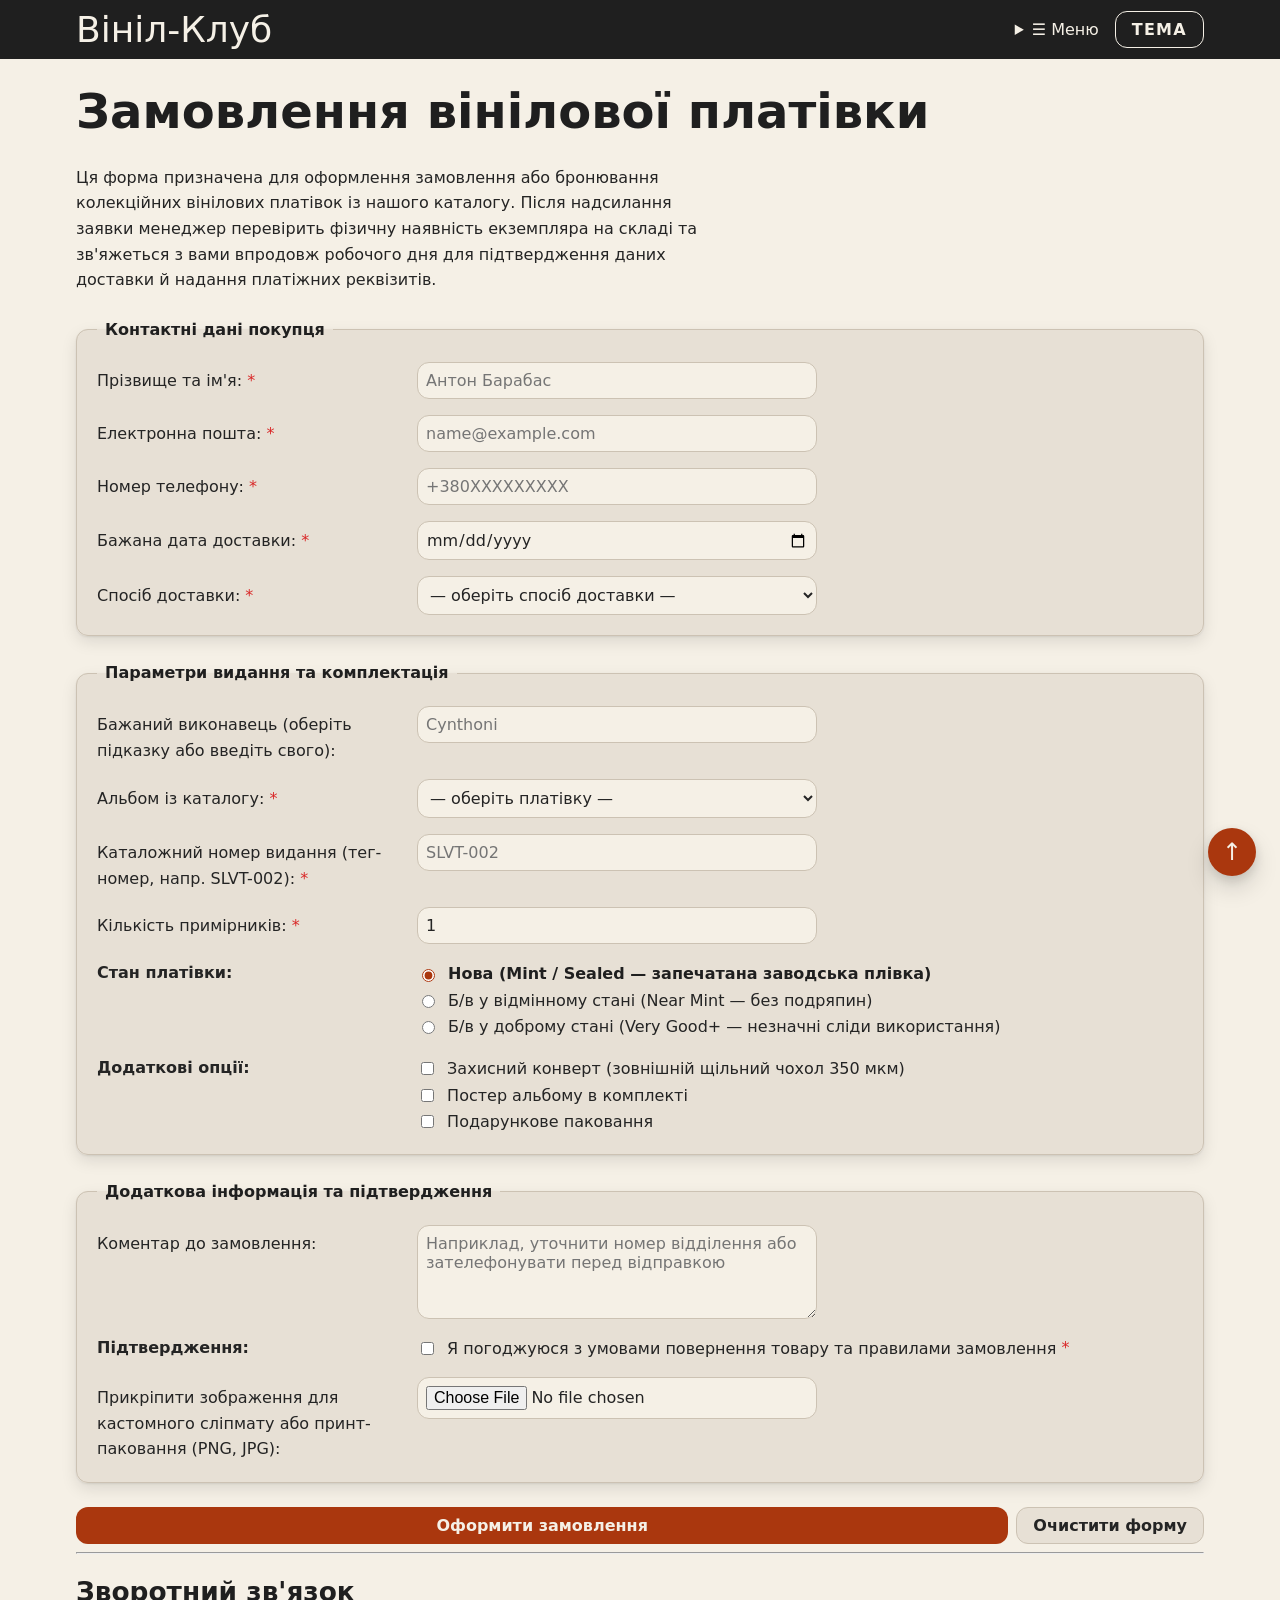
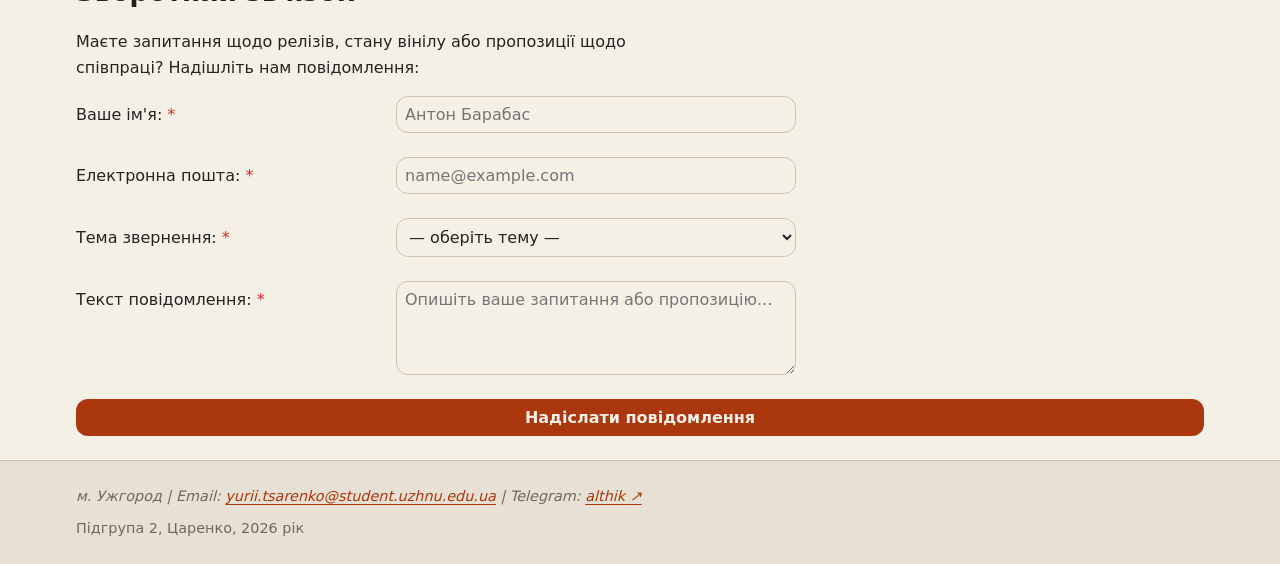
<file: form.html>
<!DOCTYPE html>
<html lang="uk">

<head>
    <meta charset="UTF-8">
    <meta name="viewport" content="width=device-width, initial-scale=1">
    <title>Замовлення платівки — Вініл-Клуб</title>
    <link rel="icon" type="image/png" href="images/favicon.png">
    <link rel="stylesheet" href="css/styles.css">
</head>

<body id="top">

    <header>
        <a href="index.html" class="logo">Вініл-Клуб</a>
        <nav class="nav" aria-label="Головне меню">
            <details>
                <summary class="nav__toggle">☰ Меню</summary>
                <ul class="nav__list">
                    <li><a href="index.html">Головна</a></li>
                    <li><a href="catalog.html">Каталог</a></li>
                    <li><a href="about.html">Про проєкт</a></li>
                    <li><a href="form.html" class="current" aria-current="page">Замовлення</a></li>
                </ul>
            </details>
        </nav>
        <button type="button" class="theme-toggle" onclick="const root = document.documentElement; const prefersDark = window.matchMedia('(prefers-color-scheme: dark)').matches; const isDark = document.body.classList.contains('dark-theme') || (!root.classList.contains('light-theme') && prefersDark); document.body.classList.toggle('dark-theme', !isDark); root.classList.toggle('light-theme', isDark);">Тема</button>
    </header>

    <main>
        <h1>Замовлення вінілової платівки</h1>
        <p>Ця форма призначена для оформлення замовлення або бронювання колекційних вінілових платівок із нашого каталогу. Після надсилання заявки менеджер перевірить фізичну наявність екземпляра на складі та зв'яжеться з вами впродовж робочого дня для підтвердження даних доставки й надання платіжних реквізитів.</p>

        <!-- Основна форма 1: Замовлення платівки -->
        <form class="form-grid" action="/submit" method="post" enctype="multipart/form-data">
            <!-- method="post": форма створює нове замовлення платівки, тому конфіденційні контактні дані не повинні потрапляти в URL, а запит не має дублюватися при оновленні сторінки -->

            <!-- Група 1: Контактні дані замовника та доставка -->
            <fieldset>
                <legend>Контактні дані покупця</legend>

                <p>
                    <label for="customer-fullname">Прізвище та ім'я:</label><br>
                    <input type="text" id="customer-fullname" name="customer_fullname" placeholder="Антон Барабас" minlength="2" maxlength="60" autocomplete="name" required>
                </p>

                <p>
                    <label for="customer-email">Електронна пошта:</label><br>
                    <input type="email" id="customer-email" name="customer_email" placeholder="name@example.com" autocomplete="email" required>
                </p>

                <!-- Розбір регулярного виразу для телефону:
                    pattern="\+380[0-9]{9}"
                    \+       - буквальний знак плюса
                    380      - міжнародний телефонний код України
                    [0-9]    - будь-яка цифра від 0 до 9
                    {9}      - рівно дев'ять цифр номера поспіль
                    Разом: +380991234567
                -->
                <p>
                    <label for="customer-phone">Номер телефону:</label><br>
                    <input type="tel" id="customer-phone" name="customer_phone" pattern="\+380[0-9]{9}" title="Формат: +380XXXXXXXXX (знак плюс, міжнародний код 380 та 9 цифр номера телефону)" placeholder="+380XXXXXXXXX" autocomplete="tel" required>
                </p>

                <p>
                    <label for="delivery-date">Бажана дата доставки:</label><br>
                    <input type="date" id="delivery-date" name="delivery_date" min="2026-10-06" max="2027-06-30" required>
                </p>

                <p>
                    <label for="delivery-method">Спосіб доставки:</label><br>
                    <select id="delivery-method" name="delivery_method" required>
                        <option value="">— оберіть спосіб доставки —</option>
                        <option value="nova-poshta">Нова Пошта</option>
                        <option value="ukrposhta">Укрпошта</option>
                        <option value="meest-poshta">Міст Пошта</option>
                        <option value="warehouse-pickup">Самовивіз зі складу</option>
                    </select>
                </p>
            </fieldset>

            <!-- Група 2: Предметні дані замовлення платівки -->
            <fieldset>
                <legend>Параметри видання та комплектація</legend>

                <!-- Бонус 1: поле з підказками datalist -->
                <p>
                    <label for="preferred-artist">Бажаний виконавець (оберіть підказку або введіть свого):</label><br>
                    <input type="text" id="preferred-artist" name="preferred_artist" list="artists-list" placeholder="Cynthoni">
                    <datalist id="artists-list">
                        <option value="Cynthoni">
                        <option value="Usedcvnt">
                        <option value="Sewerslvt">
                        <option value="Goreshit">
                    </datalist>
                </p>

                <p>
                    <label for="album-select">Альбом із каталогу:</label><br>
                    <select id="album-select" name="album" required>
                        <option value="">— оберіть платівку —</option>
                        <option value="cynthoni-lamenting-malice">Cynthoni — Lamenting Malice (2026)</option>
                        <option value="usedcvnt-ultraviolet">Usedcvnt — Ultraviolet (2023)</option>
                        <option value="sewerslvt-draining-love-story">Sewerslvt — Draining Love Story (2020)</option>
                        <option value="sewerslvt-good-times">Sewerslvt — We had good times together, don't forget that (2021)</option>
                    </select>
                </p>

                <!-- Розбір регулярного виразу для каталожного номера (тег лейблу, дефіс, номер):
                    pattern="[A-Z]{2,4}-[0-9]{3,6}"
                    [A-Z]    - велика латинська літера
                    {2,4}    - від двох до чотирьох літер тегу лейблу (FEM, SLVT, CYN)
                    -        - буквальний дефіс
                    [0-9]    - будь-яка цифра від 0 до 9
                    {3,6}    - від трьох до шести цифр номера релізу
                    Разом: SLVT-002, FEM-001, FEMT-850004
                -->
                <p>
                    <label for="catalog-number">Каталожний номер видання (тег-номер, напр. SLVT-002):</label><br>
                    <input type="text" id="catalog-number" name="catalog_number" pattern="[A-Z]{2,4}-[0-9]{3,6}" title="Формат: тег лейблу з 2–4 великих латинських літер, дефіс і 3–6 цифр, напр. SLVT-002 або FEM-001" placeholder="SLVT-002" required>
                </p>

                <p>
                    <label for="album-quantity">Кількість примірників:</label><br>
                    <input type="number" id="album-quantity" name="quantity" min="1" max="5" step="1" value="1" required>
                </p>

                <p class="form__term"><strong>Стан платівки:</strong></p>
                <p class="form__control">
                    <input type="radio" id="condition-new" name="condition" value="new" checked>
                    <label for="condition-new">Нова (Mint / Sealed — запечатана заводська плівка)</label><br>

                    <input type="radio" id="condition-used-nm" name="condition" value="used_near_mint">
                    <label for="condition-used-nm">Б/в у відмінному стані (Near Mint — без подряпин)</label><br>

                    <input type="radio" id="condition-used-vg" name="condition" value="used_very_good">
                    <label for="condition-used-vg">Б/в у доброму стані (Very Good+ — незначні сліди використання)</label>
                </p>

                <p class="form__term"><strong>Додаткові опції:</strong></p>
                <p class="form__control">
                    <input type="checkbox" id="opt-sleeve" name="extra_options" value="protective_sleeve">
                    <label for="opt-sleeve">Захисний конверт (зовнішній щільний чохол 350 мкм)</label><br>

                    <input type="checkbox" id="opt-poster" name="extra_options" value="poster">
                    <label for="opt-poster">Постер альбому в комплекті</label><br>

                    <input type="checkbox" id="opt-gift-wrap" name="extra_options" value="gift_wrap">
                    <label for="opt-gift-wrap">Подарункове паковання</label>
                </p>
            </fieldset>

            <!-- Група 3: Коментар та згода з правилами -->
            <fieldset>
                <legend>Додаткова інформація та підтвердження</legend>

                <p>
                    <label for="order-comment">Коментар до замовлення:</label><br>
                    <textarea id="order-comment" name="order_comment" rows="4" cols="50" minlength="10" maxlength="300" placeholder="Наприклад, уточнити номер відділення або зателефонувати перед відправкою"></textarea>
                </p>

                <p class="form__term"><strong>Підтвердження:</strong></p>
                <p class="form__control">
                    <input type="checkbox" id="return-consent" name="return_consent" value="agreed" required>
                    <label for="return-consent">Я погоджуюся з умовами повернення товару та правилами замовлення</label>
                </p>

                <p>
                    <label for="custom-slipmat-art">Прикріпити зображення для кастомного сліпмату або принт-паковання (PNG, JPG):</label><br>
                    <input type="file" id="custom-slipmat-art" name="custom_art" accept="image/png, image/jpeg">
                </p>
                
            </fieldset>

            <p class="form__actions">
                <button type="submit">Оформити замовлення</button>
                <button type="reset">Очистити форму</button>
            </p>
        </form>

        <hr>

        <!-- Бонус 2: окрема незалежна форма зворотного зв'язку (поруч, не вкладена) -->
        <section id="feedback-section">
            <h2>Зворотний зв'язок</h2>
            <p>Маєте запитання щодо релізів, стану вінілу або пропозиції щодо співпраці? Надішліть нам повідомлення:</p>

            <form class="form-grid" action="/submit" method="post">
                <!-- method="post": форма надсилає повідомлення користувача адміністраторам клубу без передачі тексту у відкритому URL -->

                <p>
                    <label for="feedback-name">Ваше ім'я:</label><br>
                    <input type="text" id="feedback-name" name="feedback_name" placeholder="Антон Барабас" required>
                </p>

                <p>
                    <label for="feedback-email">Електронна пошта:</label><br>
                    <input type="email" id="feedback-email" name="feedback_email" placeholder="name@example.com" required>
                </p>

                <p>
                    <label for="feedback-topic">Тема звернення:</label><br>
                    <select id="feedback-topic" name="feedback_topic" required>
                        <option value="">— оберіть тему —</option>
                        <option value="catalog-request">Запит на додавання альбому до каталогу</option>
                        <option value="vinyl-condition">Уточнення стану конкретної платівки</option>
                        <option value="cooperation">Пропозиція співпраці та дистрибуції</option>
                    </select>
                </p>

                <p>
                    <label for="feedback-message">Текст повідомлення:</label><br>
                    <textarea id="feedback-message" name="feedback_message" rows="4" cols="50" placeholder="Опишіть ваше запитання або пропозицію..." required></textarea>
                </p>

                <p class="form__actions">
                    <button type="submit">Надіслати повідомлення</button>
                </p>
                
            </form>
        </section>
    </main>

    <footer>
        <address>
            м. Ужгород | Email: <a href="mailto:yurii.tsarenko@student.uzhnu.edu.ua">yurii.tsarenko@student.uzhnu.edu.ua</a> | Telegram: <a href="https://t.me/althik">althik</a>
        </address>
        <p>Підгрупа 2, Царенко, 2026 рік</p>
    </footer>

    <a class="to-top" href="#top" aria-label="Нагору">↑</a>

</body>

</html>
</file>
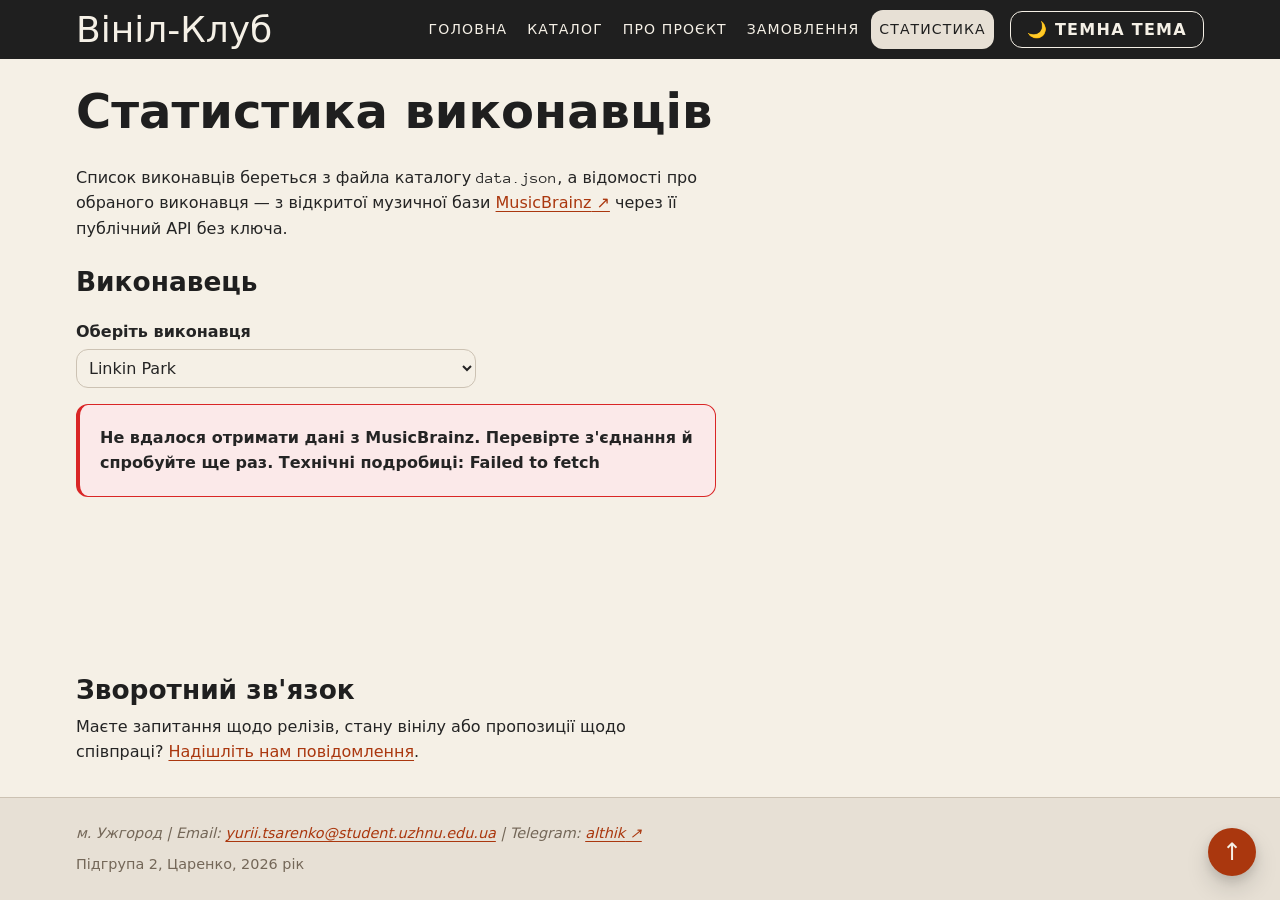
<file: stats.html>
<!DOCTYPE html>
<!-- «Вініл-Клуб» — Сторінка «Статистика»: дані про виконавців каталогу з API MusicBrainz (бонус ЛР10). -->
<html lang="uk">

<head>
    <meta charset="UTF-8">
    <meta name="viewport" content="width=device-width, initial-scale=1">
    <title>Статистика — Вініл-Клуб</title>
    <link rel="icon" type="image/png" href="images/favicon.png">
    <link rel="stylesheet" href="css/styles.css">
    <script src="js/app.js" defer></script>
</head>

<body id="top">

    <header>
        <a href="index.html" class="logo">Вініл-Клуб</a>
        <nav aria-label="Головне меню">
            <!-- ЛР9: справжня кнопка меню; клас open на списку і aria-expanded змінює js/app.js -->
            <button type="button" id="burger" class="burger" aria-expanded="false" aria-controls="menu">☰ Меню</button>
            <ul id="menu" class="menu">
                <li><a href="index.html">Головна</a></li>
                <li><a href="catalog.html">Каталог</a></li>
                <li><a href="about.html">Про проєкт</a></li>
                <li><a href="form.html">Замовлення</a></li>
                <li><a href="stats.html" class="current" aria-current="page">Статистика</a></li>
            </ul>
        </nav>
        <button type="button" id="theme" class="theme-toggle" aria-pressed="false">🌙 Темна тема</button>
    </header>

    <main>
        <h1>Статистика виконавців</h1>
        <p>Список виконавців береться з файла каталогу <code>data.json</code>, а відомості про обраного виконавця — з відкритої музичної бази <a href="https://musicbrainz.org/" target="_blank" rel="noopener noreferrer">MusicBrainz</a> через її публічний API без ключа.</p>

        <!-- ЛР10, бонус: fetch до публічного API, спінер і повідомлення про помилку -->
        <section class="stats">
            <h2>Виконавець</h2>
            <p class="controls__field">
                <label for="artist">Оберіть виконавця</label>
                <select id="artist"></select>
            </p>
            <div class="loader" hidden>
                <div class="spinner" aria-hidden="true"></div>
                <p role="status">Завантажуємо дані...</p>
            </div>
            <p id="load-error" class="load-error" role="alert" hidden></p>
            <div id="artist-info" class="stats__info" aria-live="polite"></div>
        </section>
    </main>

    <!-- Блок зворотного зв'язку -->
    <aside>
        <h2>Зворотний зв'язок</h2>
        <p>Маєте запитання щодо релізів, стану вінілу або пропозиції щодо співпраці?
        <a href="form.html#feedback-section">Надішліть нам повідомлення</a>.</p>
    </aside>

    <footer>
        <address>
            м. Ужгород | Email: <a href="mailto:yurii.tsarenko@student.uzhnu.edu.ua">yurii.tsarenko@student.uzhnu.edu.ua</a> | Telegram: <a href="https://t.me/althik">althik</a>
        </address>
        <p>Підгрупа 2, Царенко, 2026 рік</p>
    </footer>

    <a class="to-top" href="#top" aria-label="Нагору">↑</a>

</body>

</html>
</file>
<file: css/styles.css>
/* ==========================================================================
   Проєкт: «Вініл-Клуб»
   Варіант: №11 (Музичні альбоми)
   Студент: Царенко Юрій
   Дата: 2026-10-05
   Тема 4: CSS-основи, селектори, каскад, текст і шрифти
   Тема 5 (ЛР 5): нормалізація box-sizing, змінні розмірів, галерея в виданнях
   Тема 7 (ЛР 7): mobile-first, три розкладки макета через min-width
   Тема 6 (ЛР 6): Grid для макета, Flexbox для вмісту, відступи лише через gap,
                  навігація на Flexbox, grid-template-areas, нативний <dialog>
   ========================================================================== */

/* Моноширинний шрифт Google Fonts із кирилицею: Anonymous Pro — лише для
   треклістів і коду (накреслення 400 і 700); решта сайту — системний стек */
@import url('https://fonts.googleapis.com/css2?family=Anonymous+Pro:wght@400;700&subset=cyrillic&display=swap');

/* --------------------------------------------------------------------------
   0. Глобальна нормалізація коробок (ЛР 5)
   -------------------------------------------------------------------------- */

/* Що змінює це правило. За замовчуванням (box-sizing: content-box) властивість
   width задає ширину лише вмісту, а padding і border браузер додає зверху.
   Тому блок із width: 50% та padding: 20px насправді займає 50% + 40px + рамки,
   і дві такі колонки разом виходять ширшими за 100% — друга падає на новий рядок.
   У моделі border-box width вже включає padding і border: блок із width: 50%
   лишається рівно половиною контейнера, а внутрішні відступи «з'їдають» місце
   зсередини. Саме тому дві колонки по 50% з відступами нарешті стоять в одному
   рядку. Правило стоїть перед :root і діє на всі елементи та їхні
   псевдоелементи (@import вище — бо імпорт у CSS має йти першим у файлі). */
*, *::before, *::after {
  box-sizing: border-box;
}

/* Без max-width: 100% одне зашироке зображення виходить за межі екрана й розтягує всю сторінку, викликаючи горизонтальну прокрутку. */
img, video, iframe {
  max-width: 100%;
  height: auto;
}

/* Широка таблиця прокручується всередині власної обгортки, а не розтягує сторінку */
.table-wrap {
  overflow-x: auto;
}

/* --------------------------------------------------------------------------
   1. Палітра у custom properties (:root) та нетипові змінні
   -------------------------------------------------------------------------- */
:root {
  color-scheme: light;

  /* Обов'язкова 6-колірна HSL-палітра та допоміжні стани */
  --color-brand: hsl(0, 0%, 12%);           /* Чорний вініл */
  --color-accent: hsl(16, 85%, 36%);        /* Палений бурштин / теракота */
  --color-accent-hover: hsl(16, 90%, 50%);  /* Світліший акцент для ховерів */
  --color-visited: hsl(340, 50%, 35%);      /* Відвідані посилання (LVHFA) */
  --color-bg: hsl(40, 42%, 93%);            /* Кремовий папір (основний фон) */
  --color-surface: hsl(38, 28%, 87%);       /* Картон конверта (картки, таблиці) */
  --color-text: hsl(0, 0%, 14%);            /* Графітовий текст */
  --color-muted: hsl(32, 14%, 40%);         /* Зістарений папір для підписів/дат */
  --color-border: hsl(36, 20%, 75%);        /* Межі блоків і комірок */
  --color-highlight: hsl(42, 90%, 75%);     /* Підсвічування тексту <mark> */
  --color-row-hover: hsl(16, 45%, 84%);     /* Рядок таблиці під курсором: світлий відтінок акценту */
  --color-danger: hsl(0, 70%, 50%);         /* Колір помилки валідації */
  --color-danger-bg: hsl(0, 70%, 95%);      /* Світлий фон поля з помилкою */
  --color-success: hsl(85, 28%, 32%);       /* Коректне поле: приглушений оливковий, у тон кремовій палітрі */
  --color-success-bg: hsl(85, 30%, 89%);    /* Світлий оливковий фон коректного поля */
  --color-current: hsl(0, 78%, 46%);        /* Червона обводка поточного розділу в панелі змісту */

  /* Нетипові змінні (шрифти, геометрія, тіні) */
  --font-body: system-ui, -apple-system, "Segoe UI", Roboto, sans-serif;
  --font-mono: "Anonymous Pro", "Courier New", Courier, monospace;
  --radius: 12px;
  --space: 16px;
  --space-sm: 8px;
  --space-md: 20px;
  --space-lg: 24px;
  --space-xl: 32px;

  /* Нові змінні розмірів (ЛР 5): жодних «магічних чисел» у відступах і сітці */
  --color-on-dark: hsl(0, 0%, 100%);  /* білий текст на темних плашках (теги авторів, SVG-діаграма) */
  --space-xs: 0.25rem;      /* найменший відступ: бейджі, дрібні проміжки */
  --page-width: 1160px;     /* максимальна ширина вмісту сторінки (макет із двома бічними колонками) */
  /* Бічний відступ шапки й підвалу: вміст вирівнюється по краях макета,
     а фон шапки лишається на всю ширину вікна */
  --page-inset: max(var(--space), calc((100% - var(--page-width)) / 2 + var(--space)));
  --card-img-height: 260px; /* висота зображень у картках: дорівнює ширині картки — майже квадратна обкладинка */
  --gallery-img-height: 220px; /* висота ілюстрацій у галереї видання */

  /* Змінні макета (ЛР 6): проміжки й ширини колонок беруться лише звідси */
  --gap: 2rem;          /* проміжок між зонами макета, картками сітки та елементами flex-рядків */
  --min-col: 260px;     /* мінімальна ширина колонки сітки каталогу */
  --sidebar: 13rem;     /* ширина бічних колонок десктопного макета (nav і side) */
  --gap-tag: 2px;       /* тонкий проміжок між частинами спільного тега авторів */
  --header-offset: 5rem;   /* висота липкої шапки з запасом: під неї «прилипає» зміст, і до неї скролляться якорі */

  /* Змінні бонусів ЛР 6: щільна галерея та форма в дві колонки */
  --gallery-cols: 2;    /* кількість колонок галереї: база — телефон, більше колонок у медіазапиті поруч із .gallery */
  --gallery-row: 120px; /* висота одного рядка галереї: wide/tall плитки кратні їй */
  --form-label-col: minmax(12rem, 18rem); /* ліва колонка форми з підписами */

  /* Кольори авторів для тегів: взяті з їхніх обкладинок і вінілу
     (на всіх фонах текст тегу білий) */
  --artist-cynthoni: hsl(215, 18%, 30%);  /* крижано-мармуровий вініл Black Ice */
  --artist-usedcvnt: hsl(265, 40%, 38%);  /* ультрафіолет, прозоро-димчастий вініл */
  --artist-sewerslvt: hsl(330, 60%, 38%); /* рожево-малиновий сплеттер */
  --artist-femtanyl: hsl(8, 65%, 34%);    /* вогняно-червоний з обкладинки Man Bites Dog */

  /* Базова тінь та тінь підйому карток при ховері */
  --shadow: 0 1px 2px rgb(0 0 0 / 8%), 0 6px 16px rgb(0 0 0 / 10%);
  --shadow-lift: 0 4px 12px rgb(0 0 0 / 12%), 0 12px 24px rgb(0 0 0 / 14%);
  /* Тіні неоморфної картки: кольори у змінних, щоб темна тема їх перевизначала */
  --neo-shadow-dark: rgb(0 0 0 / 15%);
  --neo-shadow-light: rgb(255 255 255 / 70%);

  /* Нові змінні для темної теми. У світлій темі дорівнюють попереднім значенням,
     тому її вигляд не змінюється. Розв'язують конфлікт: --color-brand водночас
     фон шапки/thead і колір заголовків, а їм у темній темі потрібні різні кольори */
  --color-chrome: var(--color-brand);       /* фон шапки та рядків thead/tfoot */
  --color-on-chrome: var(--color-bg);       /* текст на шапці та thead/tfoot */
  --color-btn-hover: var(--color-brand);    /* фон кнопок при наведенні */
  --vinyl: hsl(0, 0%, 7%);                  /* чорний вініл платівки в картці */
  --vinyl-groove: hsl(0, 0%, 17%);          /* борозни на ній */
  --glow-accent: none;                      /* світіння кнопок і плиток при наведенні */
}

/* БОНУС 1. Темна тема: клас dark-theme на кореневому елементі <html> (кнопка теми в шапці,
   з ЛР9 її ставить js/app.js) лише перевизначає змінні палітри, жодного правила
   оформлення не дублюється. Клас на :root, а не на <body>, бо змінні й color-scheme
   оголошені саме на :root, і клас-перебивач має стояти на тому самому елементі.
   Стиль: глибокий чорний фон, графітово-бордові поверхні, неоново-червоний акцент.
   Контраст (WCAG): текст на фоні ≈ 18:1, акцент #ff293b на фоні ≈ 5,3:1,
   на поверхні ≈ 4,7:1; чорний текст кнопок на акценті ≈ 5,3:1 */
:root.dark-theme {
  color-scheme: dark;

  /* Фон і поверхні */
  --color-bg: #0a0a0a;                       /* глибокий чорний */
  --color-surface: hsl(350, 9%, 12%);        /* графіт із ледь помітним бордовим відтінком */
  --color-chrome: hsl(350, 40%, 14%);        /* шапка та thead: темний бордо */
  --color-on-chrome: hsl(0, 0%, 100%);

  /* Текст */
  --color-text: hsl(0, 0%, 94%);
  --color-brand: hsl(0, 0%, 100%);           /* заголовки, підписи, hover посилань */
  --color-muted: hsl(350, 6%, 68%);

  /* Акцент */
  --color-accent: #ff293b;                   /* чистий яскравий червоний */
  --color-accent-hover: hsl(355, 100%, 68%);
  --color-btn-hover: var(--color-accent-hover);
  --color-visited: hsl(330, 40%, 68%);       /* відвідані: приглушений рожевий, не плутається з акцентом */
  --color-current: hsl(355, 100%, 70%);

  /* Межі й стани */
  --color-border: hsl(350, 14%, 24%);
  --color-highlight: hsl(355, 75%, 30%);
  --color-row-hover: hsl(352, 45%, 17%);
  --color-danger: hsl(24, 100%, 62%);        /* помилка: бурштиново-помаранчева, щоб не зливалась із червоним акцентом */
  --color-danger-bg: hsl(24, 50%, 14%);
  --color-success: hsl(145, 55%, 58%);
  --color-success-bg: hsl(145, 30%, 12%);

  /* Тіні та неонове світіння */
  --shadow: 0 1px 2px rgb(0 0 0 / 70%),
            0 8px 20px rgb(255 41 59 / 7%);
  --shadow-lift: 0 0 0 1px rgb(255 41 59 / 35%),
                 0 0 18px rgb(255 41 59 / 40%),
                 0 10px 32px rgb(255 41 59 / 22%);
  --glow-accent: 0 0 10px rgb(255 41 59 / 60%),
                 0 0 26px rgb(255 41 59 / 35%);
  --neo-shadow-dark: rgb(0 0 0 / 90%);
  --neo-shadow-light: rgb(255 41 59 / 9%);   /* неоморфна картка світиться червоним, а не білим */
}

/* ЛР9: другий клас-перебивач. Світлі значення змінних уже стоять у базовому :root,
   а системний темний блок нижче діє лише на :root:not(.light-theme). Тож клас light-theme
   вимикає системну темну схему, і сторінка повертається до світлих значень з :root. */
:root.light-theme {
  color-scheme: light;
}

@media (prefers-color-scheme: dark) {
  :root:not(.light-theme) {
    color-scheme: dark;
    --color-bg: #0a0a0a;
    --color-surface: hsl(350, 9%, 12%);
    --color-chrome: hsl(350, 40%, 14%);
    --color-on-chrome: hsl(0, 0%, 100%);
    --color-text: hsl(0, 0%, 94%);
    --color-brand: hsl(0, 0%, 100%);
    --color-muted: hsl(350, 6%, 68%);
    --color-accent: #ff293b;
    --color-accent-hover: hsl(355, 100%, 68%);
    --color-btn-hover: var(--color-accent-hover);
    --color-visited: hsl(330, 40%, 68%);
    --color-current: hsl(355, 100%, 70%);
    --color-border: hsl(350, 14%, 24%);
    --color-highlight: hsl(355, 75%, 30%);
    --color-row-hover: hsl(352, 45%, 17%);
    --color-danger: hsl(24, 100%, 62%);
    --color-danger-bg: hsl(24, 50%, 14%);
    --color-success: hsl(145, 55%, 58%);
    --color-success-bg: hsl(145, 30%, 12%);
    --shadow: 0 1px 2px rgb(0 0 0 / 70%), 0 8px 20px rgb(255 41 59 / 7%);
    --shadow-lift: 0 0 0 1px rgb(255 41 59 / 35%), 0 0 18px rgb(255 41 59 / 40%), 0 10px 32px rgb(255 41 59 / 22%);
    --glow-accent: 0 0 10px rgb(255 41 59 / 60%), 0 0 26px rgb(255 41 59 / 35%);
    --neo-shadow-dark: rgb(0 0 0 / 90%);
    --neo-shadow-light: rgb(255 41 59 / 9%);
  }
}

/* --------------------------------------------------------------------------
   2. Базові стилі та типографіка (rem, line-height числом)
   -------------------------------------------------------------------------- */

/* Футер притиснуто до низу через Flexbox: body — flex-колонка висотою не менше вікна,
   а блок, що росте (.layout або main), забирає весь вільний простір (flex: 1).
   Саме flex: 1, а не height: 100%: відсоток рахується від заданої висоти батька, а в body
   є лише min-height, тож height: 100% не спрацює, а flex: 1 віддає блоку рівно те місце,
   що лишилося у вікні після шапки (і футера). */
body {
  display: flex;
  flex-direction: column;
  min-height: 100vh;
  font-family: var(--font-body);
  font-size: 1rem;       /* 16px */
  line-height: 1.6;      /* комфортний інтерліньяж числом */
  background-color: var(--color-bg);
  color: var(--color-text);
  margin: 0;
}

/* Заголовки */
h1, h2, h3 {
  line-height: 1.2;
  color: var(--color-brand);
}

/* clamp(мінімум, бажане, максимум): заголовок плавно росте разом із шириною
   вікна, але не стає меншим за 1.6rem і більшим за 3rem */
h1 { font-size: clamp(1.6rem, 5vw, 3rem); }
h2 { font-size: clamp(1.35rem, 4vw, 1.65rem); }
h3 { font-size: clamp(1.1rem, 3vw, 1.25rem); }

p {
  max-width: 40rem;
  line-height: 1.6;
}

figure {
  margin-left: 0;
}

img {
  max-width: 100%;
  height: auto;
  border-radius: var(--radius);
}

::selection {
  background-color: var(--color-accent);
  color: var(--color-bg);
}

/* --------------------------------------------------------------------------
   3. Наскрізна шапка та горизонтальне меню (Flexbox)
   -------------------------------------------------------------------------- */

/* [8.3] Комбінатор > (дитина): стилі лише для шапки, що є прямою дитиною body,
   а не для <header> усередині карток article */
/* Липка шапка: sticky тримає її вгорі вікна під час прокручування.
   Фон — суцільний колір палітри (не прозорий), щоб текст сторінки не просвічував.
   z-index працює лише в елементів із position, відмінним від static, тому шапці
   потрібен саме position: sticky разом із z-index. */
/* Шапка — Flex-контейнер: логотип ліворуч, меню праворуч (space-between), по вертикалі
   вони по центру, а проміжок між ними задає лише gap. flex-wrap дає меню перейти
   під логотип на вузькому екрані. */
body > header {
  position: sticky;
  top: 0;
  z-index: 10;
  display: flex;
  flex-wrap: wrap;
  align-items: center;
  justify-content: space-between;
  gap: var(--gap);
  padding: var(--space-sm) var(--page-inset);
  background-color: var(--color-chrome);
  color: var(--color-on-chrome);
}

/* Єдиний вигляд назви сайту для всіх сторінок */
body > header .logo {
  font-size: clamp(1.5rem, 6vw, 2.25rem);
  line-height: 1.2;
  margin: 0;
}

body > header nav {
  background-color: var(--color-chrome);
}

/* Вміст диктує Flex: пункти меню йдуть у рядок, проміжок дає лише gap.
   Без старих хаків розкладки та без margin на <li> */
body > header nav .menu {
  display: flex;
  flex-wrap: wrap;
  gap: var(--space-sm);
  list-style: none;
  margin: 0;
  padding: 0;
}

/* ЛР9: на телефоні меню сховане, доки js/app.js не додасть списку клас-стан open
   (разом з aria-expanded="true" на кнопці #burger). Список стає колонкою під кнопкою. */
body > header nav .menu {
  display: none;
  flex-direction: column;
}

body > header nav .menu.open {
  display: flex;
}

/* Відкритий список випадає під кнопкою поверх сторінки й не розтягує шапку */
body > header nav {
  position: relative;
}

body > header nav .menu.open {
  position: absolute;
  top: calc(100% + var(--space-xs));
  right: 0;
  min-width: 12rem;
  padding: var(--space-sm);
  border: 1px solid var(--color-border);
  border-radius: var(--radius);
  background-color: var(--color-chrome);
  box-shadow: var(--shadow-lift);
}

/* Кнопка меню — у стилі колишнього <summary>: прозора, зі світлою рамкою */
.burger {
  background-color: transparent;
  color: var(--color-on-chrome);
  border-color: var(--color-on-chrome);
}

.burger:hover {
  background-color: var(--color-accent);
  border-color: var(--color-accent);
  color: var(--color-bg);
}

.burger:focus-visible {
  outline: 2px solid var(--color-accent);
  outline-offset: 2px;
}

/* На широкому екрані меню видно завжди, а кнопка не потрібна */
@media (min-width: 768px) {
  .burger {
    display: none;
  }

  body > header nav .menu,
  body > header nav .menu.open {
    position: static;
    display: flex;
    flex-direction: row;
    min-width: 0;
    padding: 0;
    border: 0;
    box-shadow: none;
  }
}

body > header .logo:link,
body > header .logo:visited,
body > header nav a:link,
body > header nav a:visited {
  color: var(--color-on-chrome);
  text-decoration: none;
}

/* Посилання лишаються плитками: блок із власним padding */
body > header nav a {
  display: block;
  padding: var(--space-sm) var(--space);
  border-radius: var(--radius);
}

body > header .logo:hover {
  color: var(--color-accent-hover);
}

body > header nav a:hover {
  background-color: var(--color-accent);
  color: var(--color-bg);
}

/* Поточна сторінка (клас current стоїть на посиланні в кожному HTML) */
body > header nav a.current:link,
body > header nav a.current:visited {
  background-color: var(--color-surface);
  color: var(--color-brand);
}

/* ЛР10: п'ятий пункт «Статистика» не вміщався на планшеті, і шапка ставала трирядковою.
   Від 768px меню стоїть щільніше, щоб лого й меню були в одному рядку */
@media (min-width: 768px) {
  body > header {
    column-gap: var(--space);
  }

  body > header nav .menu {
    gap: var(--space-xs);
  }

  body > header nav a {
    padding: var(--space-sm);
    font-size: 0.875rem;
  }
}

/* Пункт 4.6 методички: letter-spacing рівно в одному правилі з uppercase */
nav a, th {
  text-transform: uppercase;
  letter-spacing: 0.08em;
}

/* --------------------------------------------------------------------------
   4. Посилання: порядок LVHFA + :focus-visible
   -------------------------------------------------------------------------- */

/* Порядок LVHFA критичний, бо в усіх п'яти правил однакова специфічність,
   тож лишається вирішувати черговістю в файлі: пізніше правило перемагає раніше. */
a:link {
  color: var(--color-accent);
  text-decoration: underline;
  text-underline-offset: 3px;
}

a:visited {
  color: var(--color-visited);
}

a:hover {
  color: var(--color-brand);
}

a:focus-visible {
  outline: 2px solid var(--color-accent);
  outline-offset: 2px;
}

a:active {
  color: var(--color-accent-hover);
}

/* --------------------------------------------------------------------------
   5. Головний контейнер та блочна розкладка
   -------------------------------------------------------------------------- */

main {
  max-width: var(--page-width);
  margin: 0 auto;
  padding: var(--space-lg) var(--space);
}

main h1 {
  margin-top: 0;
  margin-bottom: var(--space-lg);
}

main > p {
  margin-bottom: var(--space-lg);
}

/* Сторінки без .layout (about, form): росте main (flex: 1, а не height: 100%, бо в body
   немає заданої висоти, від якої рахувався б відсоток) і притискає футер до низу;
   width: 100% потрібен, бо auto-відступи не дають flex-елементу розтягнутися */
body > main {
  flex: 1;
  width: 100%;
}

body > aside {
  width: 100%;
}

/* --------------------------------------------------------------------------
   6. Картки: строго article, fieldset, table та .card
   -------------------------------------------------------------------------- */

/* Картками робимо ТІЛЬКИ платівки, поля форм, таблицю та блок «Що ми пропонуємо» */
/* Запасне значення (fallback): якщо змінну --shadow не оголошено в :root,
   браузер підставить значення після коми, і тінь не зникне */
article, fieldset, table, .card {
  background-color: var(--color-surface);
  border: 1px solid var(--color-border);
  border-radius: var(--radius);
  padding: var(--space-md);
  margin-bottom: var(--space-lg);
  box-shadow: var(--shadow, 0 2px 8px rgb(0 0 0 / 10%));
}

@media (hover: hover) {
  article:hover, fieldset:hover, .card:hover {
    border-color: var(--color-accent);
    box-shadow: var(--shadow-lift, 0 8px 24px rgb(0 0 0 / 14%));
  }
}

/* БОНУС 2. «Батьківський селектор» :has(): картка з розкритим треклістом
   (<details open>) отримує акцентну рамку й піднесену тінь — без JavaScript */
article:has(details[open]) {
  border-color: var(--color-accent);
  box-shadow: var(--shadow-lift, 0 8px 24px rgb(0 0 0 / 14%));
}

legend {
  font-weight: 700;
  color: var(--color-brand);
  padding: 0 var(--space-sm);
}

article header {
  background: transparent;
  padding: 0;
  margin-bottom: var(--space-sm);
}

/* Пробіл (нащадок): article h3 — заголовок будь-якої глибини всередині картки */
article header h3,
article h3 {
  color: var(--color-brand);
  margin-top: 0;
  margin-bottom: var(--space-sm);
}

/* Відступи заголовка блоку «Що ми пропонуємо» (колір — у демонстрації п. 9) */
.card h2 {
  margin-top: 0;
  margin-bottom: var(--space-sm);
}

/* Скидання подвійних рамок і карток усередині релізів */
article section,
article fieldset {
  background: transparent;
  border: none;
  box-shadow: none;
  padding: 0;
  margin: 0 0 var(--space);
}

article section:hover,
article fieldset:hover {
  border: none;
  box-shadow: none;
}

article video,
article audio {
  max-width: 100%;
  margin: 0 0 var(--space-sm);
}

/* Цитата: повністю чиста без фонової заливки */
blockquote {
  margin: 0 0 var(--space);
  padding: var(--space-sm) 0 var(--space-sm) var(--space);
  border-left: 3px solid var(--color-accent);
  font-style: italic;
  color: var(--color-muted);
}

mark {
  background-color: var(--color-highlight);
  color: var(--color-brand);
  padding: 1px 4px;
  border-radius: var(--radius);
}

small {
  color: var(--color-muted);
}

/* --------------------------------------------------------------------------
   7. Моноширинний трекліст (варіант №11)
   -------------------------------------------------------------------------- */

/* Моноширинний шрифт — для назв треків, коду та рядка метаданих релізу
   (артикул, ціна, носії, дата) */
pre, code, .tracklist, article footer {
  font-family: var(--font-mono);
}

article footer {
  font-size: 0.9rem;
  color: var(--color-muted);
}

/* Варіант №11: окремий стиль назв треків — моноширинний шрифт. Рядок треку —
   flex-контейнер: номер, назва й тривалість стоять в одному рядку. Номер
   малюють лічильником CSS, бо display: flex прибирає стандартний маркер <li>;
   margin-left: auto на тривалості забирає вільне місце й притискає її праворуч
   (без обтікання та ручного скидання). */
.tracklist {
  max-width: 32rem;
  padding-left: 0;
  list-style: none;
  counter-reset: track;
}

/* Друга частина збірки починається з 7-го треку (атрибут start у HTML) */
.tracklist[start="7"] {
  counter-reset: track 6;
}

.tracklist li {
  display: flex;
  align-items: baseline;
  gap: var(--gap);
  padding: 6px 0;
  counter-increment: track;
}

.tracklist li::before {
  content: counter(track) ".";
  flex-shrink: 0;
  min-width: 3ch;
  text-align: right;
  color: var(--color-accent);
  font-weight: 700;
}

.track-duration {
  flex-shrink: 0;
  margin-left: auto;
  color: var(--color-accent);
  font-weight: 700;
}

/* --------------------------------------------------------------------------
   8. Оформлення зведеної таблиці
   -------------------------------------------------------------------------- */

/* Таблиця оформлена лише селекторами по структурі, без класів у комірках.
   Фон таблиці — var(--color-bg), щоб зебра з var(--color-surface) була помітна */
table {
  width: 100%;
  border-collapse: collapse;
  background-color: var(--color-bg);
}

caption {
  text-align: left;
  font-size: clamp(1.1rem, 3.5vw, 1.35rem);
  font-weight: 700;
  line-height: 1.3;
  padding-bottom: var(--space-sm);
}

th, td {
  padding: 10px 12px;
  border: 1px solid var(--color-border);
  text-align: left;
}

thead th, tfoot th {
  background-color: var(--color-chrome);
  color: var(--color-on-chrome);
}

tbody th {
  background-color: transparent;
  color: var(--color-text);
  font-weight: 700;
}

/* Числова колонка «Рік» — по структурі, без класів у комірках:
   у кожному рядку tbody рік стоїть третім з кінця (:nth-last-child(3)),
   навіть коли клітинка виконавця об'єднана через rowspan;
   у шапці це третій th першого рядка */
tbody td:nth-last-child(3),
thead tr:first-child th:nth-child(3) {
  text-align: right;
}

/* Зебра: :nth-child(an+b) — «кожен a-й рядок, починаючи з b-го», n = 0, 1, 2, 3…
   even — це те саме, що 2n: n = 0 дає 0 (такого рядка немає), далі 2, 4, 6…
   тобто фарбуємо кожен другий рядок, починаючи з другого */
tbody tr:nth-child(even) {
  background-color: var(--color-surface);
}

/* Підсвітка рядка під курсором (після зебри, щоб перемагати за порядком).
   Рядки, об'єднані через rowspan (один виконавець — кілька альбомів),
   підсвічуються разом, скільки б їх не було: рядки групи позначені атрибутом
   data-group у HTML, а :has() на tbody вмикає підсвітку всієї групи, коли
   курсор стоїть над будь-яким її рядком. */
tbody tr:hover,
tbody:has(tr[data-group="sewerslvt"]:hover) tr[data-group="sewerslvt"],
tbody:has(tr[data-group="femtanyl"]:hover) tr[data-group="femtanyl"] {
  background-color: var(--color-row-hover);
}

/* --------------------------------------------------------------------------
   9. Елементи форм та псевдокласи стану
   -------------------------------------------------------------------------- */

input, select, textarea {
  font-family: inherit;
  font-size: 1rem;
  padding: var(--space-sm);
  border: 1px solid var(--color-border);
  border-radius: var(--radius);
  background-color: var(--color-bg);
  color: var(--color-text);
}

/* Усі поля (крім чекбоксів і радіокнопок) — однакової ширини */
input:not([type="checkbox"]):not([type="radio"]),
select,
textarea {
  width: 100%;
  max-width: 400px;
}

input:hover, select:hover, textarea:hover {
  border-color: var(--color-accent);
}

input:focus-visible, select:focus-visible, textarea:focus-visible {
  outline: 2px solid var(--color-accent);
  outline-offset: 1px;
}

/* Чому :focus:invalid, а не просто :invalid: браузер перевіряє поле одразу
   після завантаження, тож порожні обов'язкові поля одразу були б «невалідні»
   і вся форма стала б червоною, поки користувач ще нічого не ввів.
   Без :focus підсвітка лишалася б на всіх полях відразу, а з ним з'являється
   лише в тому полі, у якому користувач зараз друкує. */
input:focus:invalid,
select:focus:invalid,
textarea:focus:invalid {
  border-color: var(--color-danger);
  background-color: var(--color-danger-bg);
  outline: 2px solid var(--color-danger);
}

/* Зелений (валідний) стан — лише для полів із placeholder, куди вже щось введено:
   порожнє поле (навіть необов'язкове), вибір файлу, число зі значенням за
   замовчуванням формально «валідні», але підсвічувати їх як правильно
   заповнені безглуздо */
input[placeholder]:focus:valid:not(:placeholder-shown),
select:focus:valid,
textarea:focus:valid:not(:placeholder-shown) {
  border-color: var(--color-success);
  background-color: var(--color-success-bg);
  outline: 2px solid var(--color-success);
}

/* Обов'язкові поля: зірочка через ::after, без тексту в розмітці.
   Поле стоїть після label і <br>; чекбокс — одразу перед своїм label */
/* [8.2] Псевдоелемент ::after (декор, content) — зірочка біля обов'язкових полів */
label:has(+ br + :required)::after,
input:required + label::after {
  content: " *";
  color: var(--color-danger);
}

input[type="checkbox"],
input[type="radio"] {
  accent-color: var(--color-accent);
  cursor: pointer;
  vertical-align: middle;
  margin-right: var(--space-sm);
}

fieldset label {
  cursor: pointer;
  display: inline;
  vertical-align: middle;
}

fieldset label:hover {
  color: var(--color-accent);
}

/* [8.3] Комбінатор + (наступний сусід): <label>, що стоїть одразу після
   вибраного input, стає жирним; пробіл (нащадок): fieldset label — усі підписи
   всередині fieldset */
fieldset label:has(input:checked),
input:checked + label {
  font-weight: 700;
  color: var(--color-brand);
}

/* БОНУС 4. Вкладені правила (nesting): блок кнопок із & замість
   повторення selector-префікса button у кожному правилі */
button {
  font-family: inherit;
  font-size: 1rem;
  padding: var(--space-sm) var(--space);
  border-radius: var(--radius);
  border: 1px solid transparent;
  cursor: pointer;
  font-weight: 700;

  /* Кнопки розрізняються атрибутним селектором, без доданих класів */
  &[type="submit"] {
    background-color: var(--color-accent);
    color: var(--color-bg);

    &:hover {
      background-color: var(--color-btn-hover);
    }
  }

  &[type="reset"] {
    background-color: var(--color-surface);
    color: var(--color-text);
    border-color: var(--color-border);

    &:hover {
      background-color: var(--color-border);
    }
  }
}

/* --------------------------------------------------------------------------
   10. Списки правил догляду та словник термінів
   -------------------------------------------------------------------------- */

ol {
  padding-left: 1.5rem;
  margin: 0 0 var(--space);
}

ol li {
  margin-bottom: var(--space-sm);
  line-height: 1.5;
}

/* БОНУС 5. Власні маркери через ::marker (список порад на головній):
   колір і розмір. Варіант із підміною маркера (для порівняння, закоментовано):
   aside ul { list-style: none; }
   aside ul li::before { content: "\25CF "; color: var(--color-accent); }  */
aside ul li::marker {
  color: var(--color-accent);
  font-size: 1.25em;
}

/* [8.2] Псевдоелемент ::before (декор, content) — нота перед назвою релізу */
article header h3::before {
  content: "\266A\00A0";
  color: var(--color-accent);
}

/* [8.2] Псевдоелемент ::marker — колір і товщина номерів у списках */
ol li::marker {
  color: var(--color-accent);
  font-weight: 700;
}

dl {
  margin: 0 0 var(--space);
}

dt {
  font-weight: 700;
  color: var(--color-brand);
  margin: 0;
  font-size: 1.05rem;
}

dd {
  margin: 0 0 var(--space);
  padding-left: var(--space);
  border-left: 2px solid var(--color-border);
  color: var(--color-text);
  line-height: 1.5;
}

/* --------------------------------------------------------------------------
   11. Бічна панель (<aside>) — чистий текст без рамок, карток і підкладок
   -------------------------------------------------------------------------- */

aside {
  max-width: var(--page-width);
  margin: 0 auto var(--space-lg);
  padding: 0 var(--space);
}

/* Картки article/fieldset усередині aside — без рамок і тіні */
aside article,
aside section {
  background: transparent;
  border: none;
  box-shadow: none;
  padding: 0;
}

aside article:hover,
aside section:hover {
  border: none;
  box-shadow: none;
}

aside h2,
aside h3 {
  color: var(--color-brand);
  margin: 0 0 var(--space-sm);
}

aside ul {
  padding-left: 1.25rem;
  margin: 0 0 var(--space);
}

aside ul li {
  margin-bottom: var(--space-sm);
  line-height: 1.5;
}

aside p {
  margin: 0 0 var(--space-sm);
}

/* --------------------------------------------------------------------------
   12. Підвал сайту (<footer>)
   -------------------------------------------------------------------------- */

/* Підвал сторінок без .layout (about, form): звичайний блок у кінці flex-колонки body,
   до низу його притискає main з flex: 1 */
body > footer,
.layout__footer {
  background-color: var(--color-surface);
  border-top: 1px solid var(--color-border);
  font-size: 0.9rem;
  color: var(--color-muted);
}

body > footer {
  padding: var(--space-lg) var(--page-inset);
}

body > footer address,
.layout__footer address {
  margin-bottom: var(--space-sm);
}

body > footer p,
.layout__footer p {
  margin: 0;
}

/* --------------------------------------------------------------------------
   13. Макет сторінки (index, catalog): Grid і grid-template-areas, mobile-first
   -------------------------------------------------------------------------- */

/* ===== Адаптив (mobile-first) =====
   база             - телефон, ≤ 767px
   min-width: 768px - планшет, 768-1023px
   min-width: 1024px - десктоп, ≥ 1024px */

/* База - телефон: одна колонка, зони йдуть одна під одною (nav -> main -> side -> foot).
   Шапка лежить поза .layout. Назви зон закріплені за блоками нижче, тож
   HTML не змінюється: макет перебудовують лише grid-template-columns і
   grid-template-areas. flex: 1 тримає підвал унизу flex-колонки body
   (height: 100% тут не підходить: у body є лише min-height, і відсотку нема від чого рахуватися). */
.layout {
  flex: 1;
  display: grid;
  gap: var(--gap);
  grid-template-columns: 1fr;
  grid-template-areas:
    "nav"
    "main"
    "side"
    "foot";
  width: min(100%, var(--page-width));
  margin: 0 auto;
  padding: var(--space-xl) var(--space);
}

.layout__nav    { grid-area: nav; }
.layout__main   { grid-area: main; }
.layout__aside  { grid-area: side; }
.layout__footer { grid-area: foot; }

/* min-width: 0 дозволяє колонці стискатися, коли всередині широка таблиця чи діаграма */
.layout__main {
  min-width: 0;
  max-width: none;
  margin: 0;
  padding: 0;
}

/* Бічна колонка: блоки всередині ставить Flex, а проміжок між ними дає gap */
.layout__aside {
  display: flex;
  flex-direction: column;
  gap: var(--space-md); /* Зменшено з var(--gap) на var(--space-md) */
  max-width: none;
  margin: 0;
  padding: 0;
}

.layout__nav h2,
.layout__aside h2 {
  font-size: clamp(1rem, 3vw, 1.15rem);
}

/* Панель змісту компактна: дрібніший заголовок, маленькі відступи */
.layout__nav h2 {
  margin: 0 0 var(--space-sm);
  font-size: 1rem;
}

.layout__footer {
  grid-column: 1 / -1;
  padding: var(--space-lg) var(--space);
  border: 1px solid var(--color-border);
  border-radius: var(--radius);
}

/* Планшет: дві колонки; зміст і підвал розтягнуті на обидві */
@media (min-width: 768px) {
  .layout {
    grid-template-columns: 1fr 1fr;
    grid-template-areas:
      "nav  nav"
      "main side"
      "foot foot";
  }
}

/* Десктоп: три колонки (бічна, основна, бічна); макет обмежений --page-width
   і відцентрований. Зміст і бічна колонка «прилипають» під шапкою:
   position: sticky не виймає блок із потоку, а align-self: start потрібен,
   бо за замовчуванням колонка розтягується на всю висоту рядка. */
@media (min-width: 1024px) {
  .layout {
    grid-template-columns: var(--sidebar) 1fr var(--sidebar);
    grid-template-areas:
      "nav  main side"
      "foot foot foot";
  }

  .layout__nav,
  .layout__aside {
    position: sticky;
    top: var(--header-offset);
    align-self: start;
  }

  .layout--home .layout__aside {
    display: block;
    align-self: stretch;
    position: static;
  }

  .layout--home .layout__aside-content {
    position: sticky;
    top: var(--header-offset);
  }

  /* У вузькій колонці кнопки змісту стають стовпчиком */
  .layout__nav ul {
    flex-direction: column;
  }
}


/* ==========================================================================
   8. ОБОВ'ЯЗКОВИЙ НАБІР СЕЛЕКТОРІВ (пункти позначені як [8.x])
   [8.1] Псевдокласи — нижче, плюс :focus:valid/:invalid, :hover, :nth-child
         у пп. 6–7; [8.2] ::after і ::marker — у пп. 7 і 10; [8.3] комбінатори
         >, +, пробіл — позначені в коді; [8.4] атрибутні селектори — нижче
         й button[type="submit"] у п. 7; [8.5] LVHFA — розділ 4.
   ========================================================================== */

/* [8.1] :first-child — рядок треку, що стоїть першим, має верхню межу */
.tracklist li:first-child {
  border-top: 1px dotted var(--color-border);
}

/* [8.1] :not(:last-child) — пунктирна межа знизу в усіх рядків треклісту,
   крім останнього (разом із :last-child нижче межі не подвоюються) */
.tracklist li:not(:last-child) {
  border-bottom: 1px dotted var(--color-border);
}

/* [8.1] :last-child — останній пункт нумерованого списку без зайвого відступу */
ol li:last-child {
  margin-bottom: 0;
}

/* [8.1] :disabled — вимкнені поля й кнопки виглядають неактивними */
input:disabled,
select:disabled,
textarea:disabled,
button:disabled {
  opacity: 0.5;
  cursor: not-allowed;
}

/* [8.4] Атрибутний селектор a[href^="http"] — зовнішні посилання
   отримують значок через ::after (він же — псевдоелемент із content) */
a[href^="http"]::after {
  content: " \2197";
}

/* --------------------------------------------------------------------------
   9. ДЕМОНСТРАЦІЯ СПЕЦИФІЧНОСТІ
   Претенденти на колір заголовка блоку «Що ми пропонуємо» (<h2> у #offers):

   h2          → (0,0,1)
   .card h2    → (0,1,1)
   #offers h2  → (1,0,1)  ← перемагає

   Порівнюємо трійки зліва направо, як номер версії, а не сумою:
   у #offers одиниця в першій колонці, тому решта вже не має значення,
   скільки б класів у селекторі не було.
   -------------------------------------------------------------------------- */
/* h2         { color: var(--color-text); } */
/* .card h2   { color: var(--color-muted); } */
#offers h2    { color: var(--color-accent); }

/* Поганий спосіб (лишається закоментованим прикладом):
   <h2 style="color: var(--color-muted);">Що ми пропонуємо</h2>
   Inline-стиль важить вище за будь-який селектор — (1,0,0,0), тож переміг би всі три
   правила вище. Виграти ним — погано: він діє на один елемент і не
   перевикористовується, не вміє :hover і медіазапитів, ламає розділення розмітки
   й оформлення, а збити його можна лише декларацією з пріоритетом important. */

/* БОНУС 3. Неоморфна картка (цитата на головній): фон точно збігається
   з фоном сторінки, об'єм дають дві протилежні тіні — темна знизу-справа
   й світла зверху-зліва; у стані :active картка «втискається» (inset) */
.neo {
  background-color: var(--color-bg);
  border-left: none;
  border-radius: var(--radius);
  padding: var(--space-md);
  margin: 0 0 var(--space-lg);
  box-shadow: 8px 8px 16px var(--neo-shadow-dark),
              -8px -8px 16px var(--neo-shadow-light);

  &:active {
    box-shadow: inset 8px 8px 16px var(--neo-shadow-dark),
                inset -8px -8px 16px var(--neo-shadow-light);
  }
}


/* ===== Картки каталогу ===== */

/* Відступ лише знизу, як і скрізь у роботі */
.catalog {
  margin-bottom: var(--space-xl);
  container-type: inline-size;
}

/* Макет диктує Grid: колонки підбираються автоматично (auto-fit + minmax),
   проміжки між картками дає лише gap, без margin.
   transform: scale(1) нічого не масштабує, але створює новий контекст
   накладання: z-index карток і бейджів порівнюються лише всередині .cards,
   а шапка (z-index: 10) лишається над усім блоком */
.cards {
  display: grid;
  grid-template-columns: repeat(auto-fit, minmax(var(--min-col), 1fr));
  gap: var(--gap);
  margin: 0;
  transform: scale(1);
}

.loader {
  display: flex;
  flex-direction: column;
  align-items: center;
  gap: var(--space);
}

.loader[hidden] {
  display: none;
}

.catalog:has(> .loader:not([hidden])) > .cards {
  display: none;
}

.loader p {
  margin: 0;
}

.skeleton-grid {
  display: grid;
  grid-template-columns: repeat(auto-fit, minmax(min(100%, var(--min-col)), 1fr));
  gap: var(--gap);
  width: 100%;
}

.skeleton-card {
  display: flex;
  flex-direction: column;
  gap: var(--space);
  min-width: 0;
  padding: var(--space-sm);
  border: 1px solid var(--color-border);
  border-radius: var(--radius);
  background-color: var(--color-surface);
}

.skeleton-card__body {
  display: flex;
  flex-direction: column;
  gap: var(--space-sm);
}

.skeleton {
  position: relative;
  overflow: hidden;
  background-color: var(--color-border);
}

.skeleton::after {
  position: absolute;
  inset: 0;
  background: linear-gradient(90deg, transparent, rgb(255 255 255 / 55%), transparent);
  content: "";
  transform: translateX(-100%);
  animation: skeleton-shimmer 1.5s ease-in-out infinite;
}

.skeleton--image {
  aspect-ratio: 1;
  border-radius: var(--radius);
}

.skeleton--line {
  width: 100%;
  height: var(--space);
  border-radius: var(--radius);
}

.skeleton--title {
  width: 78%;
}

.skeleton--short {
  width: 55%;
}

@keyframes skeleton-shimmer {
  to { transform: translateX(100%); }
}

.spinner {
  width: 3rem;
  height: 3rem;
  border: 0.3rem solid var(--color-surface);
  border-top-color: var(--color-accent);
  border-radius: 50%;
  /* linear обертає спінер з однаковою швидкістю; ease змушував би його прискорюватися й сповільнюватися. */
  animation: spinner-spin 800ms linear infinite;
}

@keyframes spinner-spin {
  to { transform: rotate(360deg); }
}

/* База - телефон: --min-col = 260px, колонка вузька, тож картка одна в ряд.
   Від планшета main займає лише частину екрана, тому мінімальну ширину колонки
   зменшено: у планшетній розкладці виходить дві картки, у десктопній — три
   (макет обмежений --page-width, тож четверта вже не поміщається). */
@media (min-width: 768px) {
  .cards {
    --min-col: 8.75rem;
  }
}

@media (min-width: 1024px) {
  .cards {
    --min-col: 9rem;
  }
}

/* Експеримент із position: relative. Абсолютно позиціонований бейдж рахує
   top/right відносно найближчого предка з position, відмінним від static;
   коли я закоментував цей рядок, такого предка не стало, і всі бейджі
   «злетіли» в правий верхній кут усієї сторінки. З relative точкою відліку
   стає сама картка, тому бейдж опиняється в її правому верхньому куті. */
.cards .card {
  position: relative;
}

/* Картка. Селектор .cards .card, а не просто .card, бо клас card ще є
   в блоці «Що ми пропонуємо» на головній — йому колонкова розкладка не потрібна.
   Вміст диктує Flex: усередині картка — колонка. Ширину задає колонка сітки,
   тож width не потрібен. margin: 0 лише скасовує margin-bottom із загального
   правила «article, fieldset, table, .card»: інакше до gap додався б зайвий відступ. */
.cards .card {
  display: flex;
  flex-direction: column;
  margin: 0;
  padding: 0;          /* відступи — лише в .card__body, щоб фото йшло до самого краю */
  background-color: var(--color-surface);
  border: 1px solid var(--color-border);
  border-radius: var(--radius);
  box-shadow: var(--shadow);
  /* Перехід стоїть на базовому правилі, тому картка плавно і піднімається, і повертається.
     Тінь та кольори теж у списку, інакше вони змінювалися б стрибком. */
  transition: transform 250ms ease, box-shadow 250ms ease,
              border-color 250ms ease, background-color 250ms ease;
  /* overflow: hidden потрібен разом із border-radius, щоб кути зображення
     обрізалися по закругленню рамки й не виступали за неї. */
  overflow: hidden;
}

.cards .card:focus-within {
  transform: translateY(-6px);
  border-color: var(--color-accent);
  box-shadow: var(--shadow-lift);
}

@media (hover: hover) {
  .cards .card:hover {
    transform: translateY(-6px);
    border-color: var(--color-accent);
    box-shadow: var(--shadow-lift);
  }
}

/* Вкладений ефект (легенда варіанта): у кутку обкладинки лежить платівка з цією самою
   обкладинкою замість етикетки. Під час наведення на картку або фокуса всередині неї
   платівка робить оберт, як на диску програвача, а потім плавно повертається. */
.card__cover {
  position: relative;
  flex-shrink: 0;
}

.card__disc {
  position: absolute;
  right: var(--space-sm);
  bottom: var(--space-sm);
  display: grid;
  place-items: center;
  width: 5.5rem;
  aspect-ratio: 1;
  border-radius: 50%;
  background:
    conic-gradient(rgb(255 255 255 / 22%), transparent 12% 38%, rgb(255 255 255 / 22%) 50%, transparent 62% 88%, rgb(255 255 255 / 22%)),
    repeating-radial-gradient(circle, var(--vinyl) 0 2px, var(--vinyl-groove) 2px 3px);
  box-shadow: 0 2px 8px rgb(0 0 0 / 45%);
  transition: transform 1200ms ease, box-shadow 250ms ease;
}

.card__disc img {
  width: 2.5rem;
  height: 2.5rem;
  border-radius: 50%;
  object-fit: cover;
}

.cards .card:focus-within .card__disc {
  transform: rotate(360deg);
}

@media (hover: hover) {
  .cards .card:hover .card__disc {
    transform: rotate(360deg);
  }
}

.card__badge {
  position: absolute;
  top: var(--space-sm);
  right: var(--space-sm);
  z-index: 2;
  background-color: var(--color-accent);
  color: var(--color-bg);
  padding: var(--space-xs) var(--space-sm);
  border-radius: 999px; /* повністю закруглені краї — «пігулка» */
  font-size: 0.8rem;
  font-weight: 700;
  text-transform: uppercase;
  letter-spacing: 0.05em;
}

/* display: block потрібен, бо img за природою рядковий (inline): такий елемент
   стоїть на базовій лінії тексту, і під ним лишається зайвий проміжок у
   кілька пікселів під рядок; блоковий img цей проміжок прибирає. */
.card__img {
  display: block;
  flex-shrink: 0; /* у flex-колонці фото не стискається, коли тіла багато тексту */
  width: 100%;
  height: var(--card-img-height);
  object-fit: cover;
  object-position: center;
  border-bottom: 1px solid var(--color-border);
  border-radius: 0;
}

/* Внутрішні відступи задає тільки тіло картки, а не сама картка.
   Тіло — теж flex-колонка і займає весь залишок висоти картки; проміжки між
   її рядками дає gap, тому окремих margin у дочірніх елементів немає */
.card__body {
  display: flex;
  flex-direction: column;
  flex: 1;
  gap: var(--space-sm);
  padding: var(--space-md);
}

/* Назва — рівно в один рядок; усе, що не вмістилося, замінюють три крапки */
.card__title {
  white-space: nowrap;
  overflow: hidden;
  text-overflow: ellipsis;
  margin: 0;
  font-size: 1.1rem;
  line-height: 1.4;
  color: var(--color-brand);
}

/* Назва в картці — посилання на видання, але виглядає як заголовок:
   колір успадковується, підкреслення лише при наведенні */
.card__title a:link,
.card__title a:visited {
  color: inherit;
  text-decoration: none;
}

.card__title a:hover {
  color: var(--color-accent);
  text-decoration: underline;
}

.card__meta {
  margin: 0;
  font-size: 0.9rem;
  color: var(--color-muted);
}

.card__id {
  margin: 0;
  padding-top: var(--space-sm);
  border-top: 1px dashed var(--color-border);
  font-family: var(--font-mono);
  font-size: 0.85rem;
  font-weight: 700;
  color: var(--color-text);
}

/* Обгортка дій — рядок кнопок унизу картки. Flex з gap ставить «Замовити» і
   «Трекліст» (у першій картці) поруч, а margin-top: auto стоїть один раз на обгортці,
   тому кнопки між собою не конфліктують. */
.card__actions {
  display: flex;
  flex-wrap: wrap;
  gap: var(--space-sm);
  /* auto забирає весь вільний простір по головній осі: так само, як margin: 0 auto
     віддає залишок ширини боковим відступам і центрує блок, тут верхній відступ
     забирає весь залишок висоти й притискає кнопки до низу картки. */
  margin-top: auto;
}

/* Кнопка «Замовити» */
.card__action {
  padding: var(--space-sm) var(--space);
  border-radius: var(--radius);
  font-size: 0.85rem;
  font-weight: 700;
  text-transform: uppercase;
  letter-spacing: 0.05em;
}

.card__action:link,
.card__action:visited {
  background-color: var(--color-accent);
  color: var(--color-bg);
  text-decoration: none;
}

.card__action:hover {
  background-color: var(--color-btn-hover);
  color: var(--color-bg);
}

/* Кнопка «Швидкий перегляд» — другорядна: світла, з рамкою */
.card__quick {
  font-size: 0.85rem;
  text-transform: uppercase;
  letter-spacing: 0.05em;
  background-color: var(--color-bg);
  color: var(--color-text);
  border-color: var(--color-border);
}

.card__quick:hover {
  background-color: var(--color-border);
}

/* ==========================================================================
   14. Видання як «товар»: позначка в заголовку та галерея ілюстрацій
   ========================================================================== */

.edition-badge {
  display: inline-flex;
  vertical-align: middle;
  margin-left: var(--space-sm);
  padding: var(--space-xs) var(--space-sm);
  border-radius: var(--space-xs);
  background-color: var(--color-accent);
  color: var(--color-bg);
  font-size: 0.75rem;
  font-weight: 700;
  text-transform: uppercase;
  letter-spacing: 0.05em;
}

.edition-gallery__items {
  display: flex;
  flex-wrap: wrap;
  gap: var(--space-sm);
}

.edition-gallery__items img {
  width: auto;
  max-width: 100%;
  height: var(--gallery-img-height);
  object-fit: cover;
  border: 1px solid var(--color-border);
}

/* ==========================================================================
   15. Градієнтний банер (головна сторінка)
   ========================================================================== */

.banner {
  width: min(100%, 900px); /* не розтягується нескінченно на широкому екрані */
  margin: 0 auto var(--space-lg); /* auto по боках — центрування; вертикально лише знизу */
  padding: var(--space-lg);
  border: 1px solid var(--color-border);
  border-radius: var(--radius);
  color: var(--color-text);
  /* Світлий градієнт у тон фону сторінки: від «картону» до ледь теплого
     відтінку акценту, зверху — тонкі борозни платівки. Текст темний, тож
     читається на всій довжині градієнта. */
  background-image:
    repeating-radial-gradient(circle at 92% 8%, transparent 0 7px, rgb(0 0 0 / 3%) 7px 8px),
    linear-gradient(120deg, var(--color-surface), color-mix(in srgb, var(--color-accent) 22%, var(--color-bg)));
}

.banner h2 {
  margin-top: 0;
}

.banner p {
  margin-bottom: 0;
}

/* ==========================================================================
   16. Бонус: кнопка «Нагору», «скляний» банер, опис у два рядки
   ========================================================================== */

/* position: fixed виймає кнопку з потоку й прив'язує до вікна браузера:
   вона не займає місця в розмітці й завжди стоїть у правому нижньому куті. */
.to-top {
  position: fixed;
  right: var(--space-lg);
  bottom: var(--space-lg);
  z-index: 10;
  display: flex;
  align-items: center;
  justify-content: center;
  width: 3rem;
  height: 3rem;
  border-radius: 50%;
  background-color: var(--color-accent);
  box-shadow: var(--shadow-lift);
  font-size: 1.5rem;
  line-height: 1;
}

/* Загальні правила a:link / a:hover специфічніші за .to-top, тому колір
   кнопки задаємо тими ж псевдокласами */
.to-top:link,
.to-top:visited,
.to-top:hover {
  color: var(--color-bg);
  text-decoration: none;
}

.to-top:hover {
  background-color: var(--color-accent-hover);
}

/* «Скляний» банер: кілька фонових шарів в одному background.
   Порядок від верхнього шару до нижнього: борозни платівки, напівпрозорий
   градієнт (через нього проступає фото), фотографія, суцільний колір.
   Суцільний колір може бути лише останнім: він заливає область під усіма
   шарами-зображеннями і слугує запасним фоном, якщо фото не завантажилось. */
.banner--glass {
  background:
    repeating-radial-gradient(circle at 92% 8%, transparent 0 7px, rgb(0 0 0 / 3%) 7px 8px),
    linear-gradient(160deg, color-mix(in srgb, var(--color-bg) 92%, transparent), color-mix(in srgb, var(--color-surface) 70%, transparent)),
    url("../images/breakcore-pod-vodochku-vinyl.jpg") center / cover no-repeat,
    var(--color-surface);
}

/* Короткий опис у картці: рівно два рядки, далі — три крапки */
.card__excerpt {
  display: -webkit-box;
  -webkit-line-clamp: 2;
  line-clamp: 2;
  -webkit-box-orient: vertical;
  overflow: hidden;
  margin: 0;
  font-size: 0.9rem;
  color: var(--color-muted);
}

/* ==========================================================================
   17. Теги авторів
   ========================================================================== */

.artist-tag {
  display: inline-flex;
  margin-bottom: var(--space-xs);
  padding: var(--space-xs) var(--space-sm);
  border-radius: 999px;
  background-color: var(--color-muted); /* запасний колір, якщо модифікатор не задано */
  color: var(--color-on-dark);
  font-size: 0.75rem;
  font-weight: 700;
  letter-spacing: 0.05em;
  text-transform: uppercase;
}

.artist-tag--cynthoni  { background-color: var(--artist-cynthoni); }
.artist-tag--usedcvnt  { background-color: var(--artist-usedcvnt); }
.artist-tag--sewerslvt { background-color: var(--artist-sewerslvt); }
.artist-tag--femtanyl  { background-color: var(--artist-femtanyl); }

/* Спільний тег двох авторів: дві частини одного «капсула» з власним
   кольором кожного автора, між ними тонкий проміжок */
.artist-tag-group {
  display: inline-flex;
  gap: var(--gap-tag);
  margin-bottom: var(--space-xs);
}

.artist-tag-group .artist-tag {
  margin-bottom: 0;
  border-radius: 0;
}

.artist-tag-group .artist-tag:first-child {
  border-radius: 999px 0 0 999px;
}

.artist-tag-group .artist-tag:last-child {
  border-radius: 0 999px 999px 0;
}

.edition-tags {
  margin: 0 0 var(--space-sm);
}

/* ==========================================================================
   18. Зміст сторінки кнопками та круговий спектр жанрів
   ========================================================================== */

/* Якір не ховається під липкою шапкою */
[id] {
  scroll-margin-top: var(--header-offset);
}

.page-nav ul {
  display: flex;
  flex-wrap: wrap;
  gap: var(--space-xs);
  margin: 0;
  padding: 0;
  list-style: none;
}

.page-nav a:link,
.page-nav a:visited {
  display: block;
  padding: var(--space-xs) var(--space-sm);
  border: 1px solid var(--color-border);
  border-radius: 999px;
  background-color: var(--color-surface);
  color: var(--color-text);
  font-size: 0.75rem;
  text-decoration: none;
}

.page-nav a:hover {
  border-color: var(--color-accent);
  background-color: var(--color-accent);
  color: var(--color-bg);
}

/* Поточний розділ: червона обводка по зовнішньому контуру плитки, без JavaScript.
   outline йде ззовні рамки й повторює її заокруглення, тож розмір плитки не змінюється. */

/* scroll-target-group: auto — нова можливість CSS (Chrome/Edge 135+, поза лекційним
   матеріалом): браузер сам вважає посилання змісту групою й стежить за прокручуванням. */
.layout__nav {
  scroll-target-group: auto;
}

/* :target-current — стан «розділ цього посилання зараз на екрані»; у браузерах без
   підтримки правило просто ігнорується, тож нічого не ламається. */
.page-nav a:target-current {
  outline: 2px solid var(--color-current);
}

/* Запасний варіант для всіх браузерів: :target — елемент, до якого щойно перейшли за
   посиланням з #id, а :has() піднімає цей стан до body, щоб підсвітити відповідний пункт. */
body:has(#genres:target) .page-nav a[href="#genres"],
body:has(#catalog-cards:target) .page-nav a[href="#catalog-cards"],
body:has(#albums-table:target) .page-nav a[href="#albums-table"],
body:has(#gallery:target) .page-nav a[href="#gallery"],
body:has(#tracklists:target) .page-nav a[href="#tracklists"],
body:has(#vinyl-care:target) .page-nav a[href="#vinyl-care"],
body:has(#glossary:target) .page-nav a[href="#glossary"],
body:has(#about-section:target) .page-nav a[href="#about-section"],
body:has(#offers:target) .page-nav a[href="#offers"] {
  outline: 2px solid var(--color-current);
}

.sunburst-wrap {
  overflow-x: auto;
  margin-bottom: var(--space);
}

.sunburst {
  display: block;
  width: 100%;
  min-width: 640px;
  max-width: 980px;
  height: auto;
  margin: 0 auto var(--space);
}

.sunburst text {
  font-family: var(--font-body);
  pointer-events: none;
}

.sb-l1 {
  fill: var(--color-on-dark);
  font-size: 18px;
  font-weight: 700;
  letter-spacing: 0.06em;
  text-transform: uppercase;
}

.sb-l2 {
  fill: var(--color-on-dark);
  font-size: 15px;
  font-weight: 600;
}

.sb-l3 {
  fill: var(--color-muted);
  font-size: 17px;
}

.sb-l3.sb-has {
  fill: var(--color-text);
  font-weight: 700;
}

.sb-hub {
  fill: var(--color-surface);
  stroke: var(--color-border);
}

.sb-hub-text {
  fill: var(--color-muted);
  font-size: 15px;
  font-weight: 700;
  letter-spacing: 0.12em;
}

.sunburst path {
  stroke: var(--color-bg);
  stroke-width: 2px;
}

.sb-seg {
  transition: opacity 0.2s ease;
}

.sb-off path {
  opacity: 0.4;
}

.sb-seg:hover path {
  opacity: 1;
  filter: brightness(1.12) saturate(1.2);
}

/* Інфопанель: усі блоки лежать в одній клітинці сітки й прозорі, а CSS
   вмикає лише той, що відповідає сегменту під курсором */
.sunburst-info {
  display: grid;
  max-width: 860px;
  min-height: 6rem;
  margin: 0 auto;
  text-align: center;
}

.sunburst-info > * {
  grid-area: 1 / 1;
  display: flex;
  flex-direction: column;
  align-items: center;
  justify-content: center;
  gap: var(--space-xs);
  opacity: 0;
  transition: opacity 0.2s ease;
}

.sunburst-info strong {
  font-size: 1.15rem;
  color: var(--color-brand);
}

.sunburst-info span {
  color: var(--color-muted);
  font-size: 0.9rem;
}

.sunburst-info span strong {
  font-size: inherit;
  color: var(--color-text);
}

/* Стан за замовчуванням: підказка видима, поки курсор не на діаграмі */
.sunburst-wrap:not(:has(.sb-seg:hover)) .info-default {
  opacity: 1;
}

/* Під курсором: усі сегменти тьмяніють... */
.sunburst-wrap:has(.sb-seg:hover) .sb-seg {
  opacity: 0.2;
}

/* ...а для кожного сегмента повертається повна непрозорість його «гілки»
   (він сам, предки й нащадки) та його інфоблока. Правила згенеровані. */
.sunburst-wrap:has(#sb-1-0:hover) :is(#sb-1-0,#sb-2-0,#sb-2-1,#sb-3-0,#sb-3-1,#sb-3-2,#sb-3-3,#sb-3-4,#sb-3-5,.info-sb-1-0) { opacity: 1; }
.sunburst-wrap:has(#sb-1-1:hover) :is(#sb-1-1,#sb-2-2,#sb-2-3,#sb-3-10,#sb-3-11,#sb-3-6,#sb-3-7,#sb-3-8,#sb-3-9,.info-sb-1-1) { opacity: 1; }
.sunburst-wrap:has(#sb-1-2:hover) :is(#sb-1-2,#sb-2-4,#sb-2-5,#sb-3-12,#sb-3-13,#sb-3-14,#sb-3-15,#sb-3-16,#sb-3-17,.info-sb-1-2) { opacity: 1; }
.sunburst-wrap:has(#sb-2-0:hover) :is(#sb-1-0,#sb-2-0,#sb-3-0,#sb-3-1,#sb-3-2,.info-sb-2-0) { opacity: 1; }
.sunburst-wrap:has(#sb-2-1:hover) :is(#sb-1-0,#sb-2-1,#sb-3-3,#sb-3-4,#sb-3-5,.info-sb-2-1) { opacity: 1; }
.sunburst-wrap:has(#sb-2-2:hover) :is(#sb-1-1,#sb-2-2,#sb-3-6,#sb-3-7,#sb-3-8,.info-sb-2-2) { opacity: 1; }
.sunburst-wrap:has(#sb-2-3:hover) :is(#sb-1-1,#sb-2-3,#sb-3-10,#sb-3-11,#sb-3-9,.info-sb-2-3) { opacity: 1; }
.sunburst-wrap:has(#sb-2-4:hover) :is(#sb-1-2,#sb-2-4,#sb-3-12,#sb-3-13,#sb-3-14,.info-sb-2-4) { opacity: 1; }
.sunburst-wrap:has(#sb-2-5:hover) :is(#sb-1-2,#sb-2-5,#sb-3-15,#sb-3-16,#sb-3-17,.info-sb-2-5) { opacity: 1; }
.sunburst-wrap:has(#sb-3-0:hover) :is(#sb-1-0,#sb-2-0,#sb-3-0,.info-sb-3-0) { opacity: 1; }
.sunburst-wrap:has(#sb-3-1:hover) :is(#sb-1-0,#sb-2-0,#sb-3-1,.info-sb-3-1) { opacity: 1; }
.sunburst-wrap:has(#sb-3-2:hover) :is(#sb-1-0,#sb-2-0,#sb-3-2,.info-sb-3-2) { opacity: 1; }
.sunburst-wrap:has(#sb-3-3:hover) :is(#sb-1-0,#sb-2-1,#sb-3-3,.info-sb-3-3) { opacity: 1; }
.sunburst-wrap:has(#sb-3-4:hover) :is(#sb-1-0,#sb-2-1,#sb-3-4,.info-sb-3-4) { opacity: 1; }
.sunburst-wrap:has(#sb-3-5:hover) :is(#sb-1-0,#sb-2-1,#sb-3-5,.info-sb-3-5) { opacity: 1; }
.sunburst-wrap:has(#sb-3-6:hover) :is(#sb-1-1,#sb-2-2,#sb-3-6,.info-sb-3-6) { opacity: 1; }
.sunburst-wrap:has(#sb-3-7:hover) :is(#sb-1-1,#sb-2-2,#sb-3-7,.info-sb-3-7) { opacity: 1; }
.sunburst-wrap:has(#sb-3-8:hover) :is(#sb-1-1,#sb-2-2,#sb-3-8,.info-sb-3-8) { opacity: 1; }
.sunburst-wrap:has(#sb-3-9:hover) :is(#sb-1-1,#sb-2-3,#sb-3-9,.info-sb-3-9) { opacity: 1; }
.sunburst-wrap:has(#sb-3-10:hover) :is(#sb-1-1,#sb-2-3,#sb-3-10,.info-sb-3-10) { opacity: 1; }
.sunburst-wrap:has(#sb-3-11:hover) :is(#sb-1-1,#sb-2-3,#sb-3-11,.info-sb-3-11) { opacity: 1; }
.sunburst-wrap:has(#sb-3-12:hover) :is(#sb-1-2,#sb-2-4,#sb-3-12,.info-sb-3-12) { opacity: 1; }
.sunburst-wrap:has(#sb-3-13:hover) :is(#sb-1-2,#sb-2-4,#sb-3-13,.info-sb-3-13) { opacity: 1; }
.sunburst-wrap:has(#sb-3-14:hover) :is(#sb-1-2,#sb-2-4,#sb-3-14,.info-sb-3-14) { opacity: 1; }
.sunburst-wrap:has(#sb-3-15:hover) :is(#sb-1-2,#sb-2-5,#sb-3-15,.info-sb-3-15) { opacity: 1; }
.sunburst-wrap:has(#sb-3-16:hover) :is(#sb-1-2,#sb-2-5,#sb-3-16,.info-sb-3-16) { opacity: 1; }
.sunburst-wrap:has(#sb-3-17:hover) :is(#sb-1-2,#sb-2-5,#sb-3-17,.info-sb-3-17) { opacity: 1; }

/* ===== Демонстрація: схлопування відступів ===== */

/* Схлопування вертикальних відступів (margin collapse).
   Якщо розмістити цей блок у колонці блокових елементів (display: block),
   відстань між сусідніми картками по вертикалі буде НЕ 24+16=40px, а 24px:
   два вертикальні відступи, що стикаються, не додаються, а зливаються в один —
   більший із двох. Горизонтальні відступи так не поводяться, вони завжди додаються.
   У Grid- і Flex-контейнерах (картки каталогу) відступи не схлопуються взагалі, і було б
   справді 40px. Саме тому в цій роботі вертикальні відступи задані лише
   в один бік — знизу.

.card { margin-bottom: 24px; }
.card + .card { margin-top: 16px; }
*/

/* ==========================================================================
   19. Модальне вікно «Трекліст» (нативний <dialog id="details">)
   ========================================================================== */

/* Цій модалці не потрібен z-index: вікно, відкрите через showModal(), потрапляє
   в top layer браузера, який завжди лежить над усім вмістом сторінки, зокрема
   над липкою шапкою. Розташування по центру дає сам браузер (margin: auto). */
.modal {
  width: min(90%, 480px);
  padding: 0;
  border: 1px solid var(--color-border);
  border-radius: var(--radius);
  background-color: var(--color-surface);
  color: var(--color-text);
  box-shadow: var(--shadow-lift);
}

/* Затемнення сторінки під вікном малює псевдоелемент ::backdrop */
.modal::backdrop {
  background-color: rgb(0 0 0 / 55%);
}

@keyframes modal-pop {
  from {
    opacity: 0;
    transform: translateY(24px) scale(0.96);
  }

  to {
    opacity: 1;
    transform: translateY(0) scale(1);
  }
}

@keyframes backdrop-fade {
  from { opacity: 0; }
  to { opacity: 1; }
}

/* both залишає елемент у стані from до початку і в стані to після кінця анімації;
   без нього вікно на мить блимнуло б готовим до першого кадру або смикнулося б наприкінці.
   Тло коротше (200ms) за вікно (280ms): сторінка спершу темніє, а вікно її наздоганяє. */
.modal[open] {
  animation: modal-pop 280ms ease-out both;
}

.modal[open]::backdrop {
  animation: backdrop-fade 200ms ease-out both;
}

/* Вміст вікна — flex-колонка: проміжки між блоками дає gap */
.modal__body {
  display: flex;
  flex-direction: column;
  gap: var(--gap);
  padding: var(--space-lg);
}

.modal__body > * {
  margin: 0;
}

/* Кнопка «Закрити» має власну ширину, а не тягнеться на всю flex-колонку */
.modal__body > button {
  align-self: flex-start;
}

.modal h2 {
  font-size: clamp(1.2rem, 4vw, 1.4rem);
}

.modal img {
  width: 100%;
}

.modal__meta {
  font-size: 0.9rem;
  color: var(--color-muted);
}

/* Поки модалка відкрита, фонова сторінка не прокручується */
body:has(dialog[open]) {
  overflow: hidden;
}

/* ==========================================================================
   20. Бонуси ЛР 6
   ========================================================================== */

/* --- Перемикач теми в шапці: кнопка стоїть праворуч поруч із меню --- */
body > header nav {
  margin-left: 0;
}

@media (min-width: 768px) {
  body > header nav {
    margin-left: auto;
  }
}

.theme-toggle {
  background-color: transparent;
  color: var(--color-on-chrome);
  border-color: var(--color-on-chrome);
  text-transform: uppercase;
  letter-spacing: 0.08em;
}

.theme-toggle:hover {
  background-color: var(--color-accent);
  border-color: var(--color-accent);
}

.theme-toggle:focus-visible {
  outline: 2px solid var(--color-accent);
  outline-offset: 2px;
}

/* --- Закріплена картка: «Хіт» стоїть у HTML третьою, але в сітці займає весь перший
   рядок (grid-column: 1 / -1 + grid-row: 1), порядок у розмітці не змінюється.
   Решта карток сама розтікається по рядках нижче --- */
.cards .card--featured {
  grid-column: 1 / -1;
  grid-row: 1;
  border-color: var(--color-accent);
  box-shadow: var(--shadow-lift);
}

.card--featured .card__img {
  height: calc(var(--card-img-height) * 1.5);
}

/* Контейнерний запит перебудовує широку картку-хіт, не змінюючи сітку каталогу. */
@container (min-width: 500px) {
  .cards .card--featured {
    flex-direction: row;
  }

  .cards .card--featured .card__img {
    width: 35%;
    height: auto;
    aspect-ratio: 1;
    border-right: 1px solid var(--color-border);
    border-bottom: 0;
  }
}

/* --- Щільна галерея: Grid із grid-auto-flow: row dense. Рядки однакові,
   wide розтягує плитку на дві колонки, tall — на два рядки, а dense
   дозволяє дрібним плиткам заповнювати порожнечі, що лишились --- */
.gallery {
  display: grid;
  grid-template-columns: repeat(var(--gallery-cols), 1fr);
  grid-auto-rows: var(--gallery-row);
  grid-auto-flow: row dense;
  gap: var(--gap);
  margin-bottom: var(--space-xl);
}

.gallery__item {
  margin: 0;
  overflow: hidden;
  border-radius: var(--radius);
  box-shadow: var(--shadow);
}

.gallery__item img {
  display: block;
  width: 100%;
  height: 100%;
  object-fit: cover;
  border-radius: 0;
}

.gallery__item--wide { grid-column: span 2; }
.gallery__item--tall { grid-row: span 2; }

/* База — дві колонки (телефон і планшет); на десктопі мозаїка в чотири */
@media (min-width: 1024px) {
  .gallery {
    --gallery-cols: 4;
  }
}

/* --- Форма: база (телефон) — одна колонка, підпис над полем.
   Форма й кожен fieldset — Grid; кожен рядок <p> бере колонки через subgrid.
   Від планшета з'являються дві колонки: підписи ліворуч, поля праворуч.
   Проміжки — лише gap. <br> між підписом і полем приховано (зірочка
   обов'язкових полів шукає його в DOM, тому в розмітці він лишається) --- */
.form-grid,
.form-grid fieldset {
  display: grid;
  grid-template-columns: 1fr;
  align-items: baseline;
}

.form-grid {
  gap: var(--space-lg) var(--gap);
}

.form-grid fieldset {
  grid-column: 1 / -1;
  gap: var(--space) var(--gap);
  margin: 0;
}

.form-grid p {
  grid-column: 1 / -1;
  display: grid;
  grid-template-columns: subgrid;
  align-items: baseline;
  max-width: none;
  margin: 0;
}

.form-grid p:not(.form__control) br {
  display: none;
}

/* Пара «заголовок групи — елементи групи»: на телефоні одна під одною */
.form-grid p.form__term,
.form-grid p.form__control {
  display: block;
  grid-column: 1;
}

/* Кнопки: рядок займає всю ширину, «Надіслати» розтягнута */
.form-grid p.form__actions {
  display: flex;
  gap: var(--space-sm);
}

.form__actions button[type="submit"] {
  flex: 1;
}

@media (min-width: 768px) {
  .form-grid,
  .form-grid fieldset {
    grid-template-columns: var(--form-label-col) 1fr;
  }

  .form-grid p.form__control {
    grid-column: 2;
  }
}

/* Фільтр за жанром в aside без JavaScript (ЛР7) прибрано в ЛР10: його замінив фільтр
   у панелі над каталогом, жанри якого будуються з data.json */

/* ==========================================================================
   21. Світіння при наведенні (значення — у змінній --glow-accent;
       у світлій темі вона none, тож правило нічого не змінює)
   ========================================================================== */

button:not(:disabled):hover,
.card__action:hover,
.page-nav a:hover,
body > header nav a:hover {
  box-shadow: var(--glow-accent);
}

/* ==========================================================================
   22. ЛР8: блок «Демонстрація роботи» (вивід js/app.js)
   ========================================================================== */

/* Панелі з результатами: та сама сітка auto-fit + minmax, що й каталог,
   тож на телефоні 1 колонка, далі 2–3 без жодного медіазапиту */
.demo__grid {
  display: grid;
  grid-template-columns: repeat(auto-fit, minmax(var(--min-col), 1fr));
  gap: var(--gap);
  margin-bottom: var(--space-xl);
}

.demo__panel {
  min-width: 0;
}

.demo__panel h3 {
  margin: 0 0 var(--space-sm);
  font-size: 1rem;
  color: var(--color-accent);
  text-transform: uppercase;
  letter-spacing: 0.05em;
}

/* Нумерований список має довгі рядки, тож завжди займає весь рядок сітки
   (на телефоні колонка й так одна, тому медіазапит не потрібен) */
.demo__panel--wide {
  grid-column: 1 / -1;
}

/* white-space: pre-line зберігає переноси \n, які ставить show() через join("\n"), і
   переносить довгі рядки по ширині блока; без нього весь вивід злипся б в один рядок,
   бо браузер за замовчуванням замінює переноси рядків на пробіли. */
.js-out {
  margin: 0;
  white-space: pre-line;
  overflow-wrap: anywhere;
  font-family: var(--font-mono);
  font-size: 0.9rem;
  background: var(--color-surface);
  color: var(--color-text);
  padding: var(--space-md);
  border: 1px solid var(--color-border);
  border-left: 4px solid var(--color-accent);
  border-radius: var(--radius);
  line-height: 1.7;
}

/* ==========================================================================
   23. ЛР9: панель пошуку, бейдж-модифікатор, тост, помилки форми, квитанція
   ========================================================================== */

/* Панель керування над сіткою: поля й кнопки йдуть рядком і переносяться на вузькому екрані */
.controls {
  display: flex;
  flex-wrap: wrap;
  align-items: flex-end;
  gap: var(--gap);
  margin-bottom: var(--space-lg);
}

.controls__field {
  display: flex;
  flex-direction: column;
  gap: var(--space-xs);
  flex: 1 1 12rem;
}

.controls__field label {
  font-weight: 700;
}

.controls__sort {
  display: flex;
  flex-wrap: wrap;
  gap: var(--space-xs);
}

/* Активна кнопка сортування (бонус ЛР9) — заливка акцентом */
.controls__sort .active {
  background-color: var(--color-accent);
  border-color: var(--color-accent);
  color: var(--color-bg);
}

.controls__count {
  flex-basis: 100%;
  margin: 0;
  color: var(--color-muted);
}

.empty {
  padding: var(--space-md);
  border: 1px dashed var(--color-border);
  border-radius: var(--radius);
  overflow-wrap: anywhere;
}

/* Хіт (середня оцінка від 4,75): бейдж-«пігулка» без заливки, лише з рамкою акценту */
.card__badge--hot {
  background-color: var(--color-surface);
  color: var(--color-accent);
  border: 1px solid var(--color-accent);
}

/* Тост: фіксовано в правому нижньому куті, над вмістом і над кнопкою «Нагору» */
.toast {
  position: fixed;
  right: var(--space);
  bottom: var(--space);
  left: var(--space);
  z-index: 20;
  max-width: 22rem;
  margin-left: auto;
  padding: var(--space-sm) var(--space);
  border-radius: var(--radius);
  background-color: var(--color-brand);
  color: var(--color-bg);
  box-shadow: var(--shadow-lift);
  overflow-wrap: anywhere;
  animation: toast-in 200ms ease-out;
}

@keyframes toast-in {
  from {
    opacity: 0;
    transform: translateY(12px);
  }

  to {
    opacity: 1;
    transform: translateY(0);
  }
}

/* Помилки форми, які малює js/app.js з validationMessage */
.error {
  display: block;
  margin-top: var(--space-xs);
  color: var(--color-danger);
  font-size: 0.85rem;
}

.error:empty {
  display: none;
}

input.invalid,
select.invalid,
textarea.invalid {
  border-color: var(--color-danger);
  background-color: var(--color-danger-bg);
}

/* Прапорець із помилкою: рамку чекбоксу не видно, тож обводимо його */
input[type="checkbox"].invalid {
  outline: 2px solid var(--color-danger);
  outline-offset: 2px;
}

.receipt {
  margin-top: var(--space-lg);
  padding: var(--space-md);
  border: 1px solid var(--color-success);
  border-radius: var(--radius);
  background-color: var(--color-success-bg);
  overflow-wrap: anywhere;
}

.receipt h2 {
  margin-top: 0;
}

/* ==========================================================================
   24. ЛР10: помилка завантаження, кеш, обране, деталізація в модалці, статистика
   ========================================================================== */

/* Повідомлення про помилку завантаження: помітне тло й контрастний текст з палітри */
.load-error {
  padding: var(--space-md);
  border: 1px solid var(--color-danger);
  border-left-width: 4px;
  border-radius: var(--radius);
  background-color: var(--color-danger-bg);
  color: var(--color-text);
  font-weight: 700;
  overflow-wrap: anywhere;
}

.cache-note {
  margin: 0 0 var(--space);
  color: var(--color-muted);
  font-size: 0.9rem;
}

.controls__check {
  display: flex;
  align-items: center;
  gap: var(--space-xs);
}

/* Кнопка-сердечко: квадратна, прозора, обране підсвічене рамкою акценту */
.fav {
  margin-left: auto;
  padding: var(--space-xs) var(--space-sm);
  background-color: transparent;
  border-color: var(--color-border);
  font-size: 1.1rem;
  line-height: 1;
}

.fav[aria-pressed="true"] {
  border-color: var(--color-accent);
}

/* Модалка ЛР10 показує таблицю треків, тож вона ширша, ніж у ЛР6 */
.modal {
  width: min(92%, 40rem);
}

/* Пари «підпис — значення» у модалці й на сторінці статистики: дві колонки */
.details-list {
  display: grid;
  grid-template-columns: minmax(7rem, max-content) 1fr;
  gap: var(--space-xs) var(--space);
  margin: 0;
}

.details-list dt {
  font-size: 1rem;
}

.details-list dd {
  margin: 0;
  overflow-wrap: anywhere;
}

#d-main,
#d-object,
#d-list,
#d-table {
  display: flex;
  flex-direction: column;
  gap: var(--space-sm);
}

.modal h3 {
  margin: 0;
  font-size: 1rem;
  color: var(--color-accent);
  text-transform: uppercase;
  letter-spacing: 0.05em;
}

.ratings {
  margin: 0;
  padding-left: var(--space-lg);
}

.stats__info {
  margin-top: var(--space);
}

/* ==========================================================================
   25. Зменшення руху: користувачам із prefers-reduced-motion переходи й
       анімації скорочуються практично до нуля
   ========================================================================== */
@media (prefers-reduced-motion: reduce) {
  *, *::before, *::after, dialog::backdrop {
    animation-duration: 0.01ms !important;
    animation-iteration-count: 1 !important;
    transition-duration: 0.01ms !important;
    scroll-behavior: auto !important;
  }

  /* Замість руху лишається безпечний відгук: картка міняє тло, рамку й тінь,
     а платівка не крутиться, лише отримує обідок кольору акценту */
  .cards .card:hover,
  .cards .card:focus-within {
    transform: none;
    background-color: var(--color-row-hover);
  }

  .cards .card:hover .card__disc,
  .cards .card:focus-within .card__disc {
    transform: none;
    box-shadow: 0 0 0 3px var(--color-accent);
  }
}

@media print {
  :root {
    color-scheme: light !important;
  }

  *,
  *::before,
  *::after {
    color: #000 !important;
    background-color: #fff !important;
    background-image: none !important;
    border-color: #000 !important;
    box-shadow: none !important;
    text-shadow: none !important;
  }

  body {
    display: block;
    min-height: 0;
  }

  body > header {
    position: static;
  }

  body > header nav,
  .burger,
  .theme-toggle,
  .layout__nav,
  .layout__aside,
  .loader,
  .spinner,
  .skeleton-grid {
    display: none !important;
  }

  .layout {
    display: block;
    width: 100%;
    max-width: none;
    margin: 0;
    padding: 0;
  }

  .cards .card {
    break-inside: avoid;
  }
}
</file>
